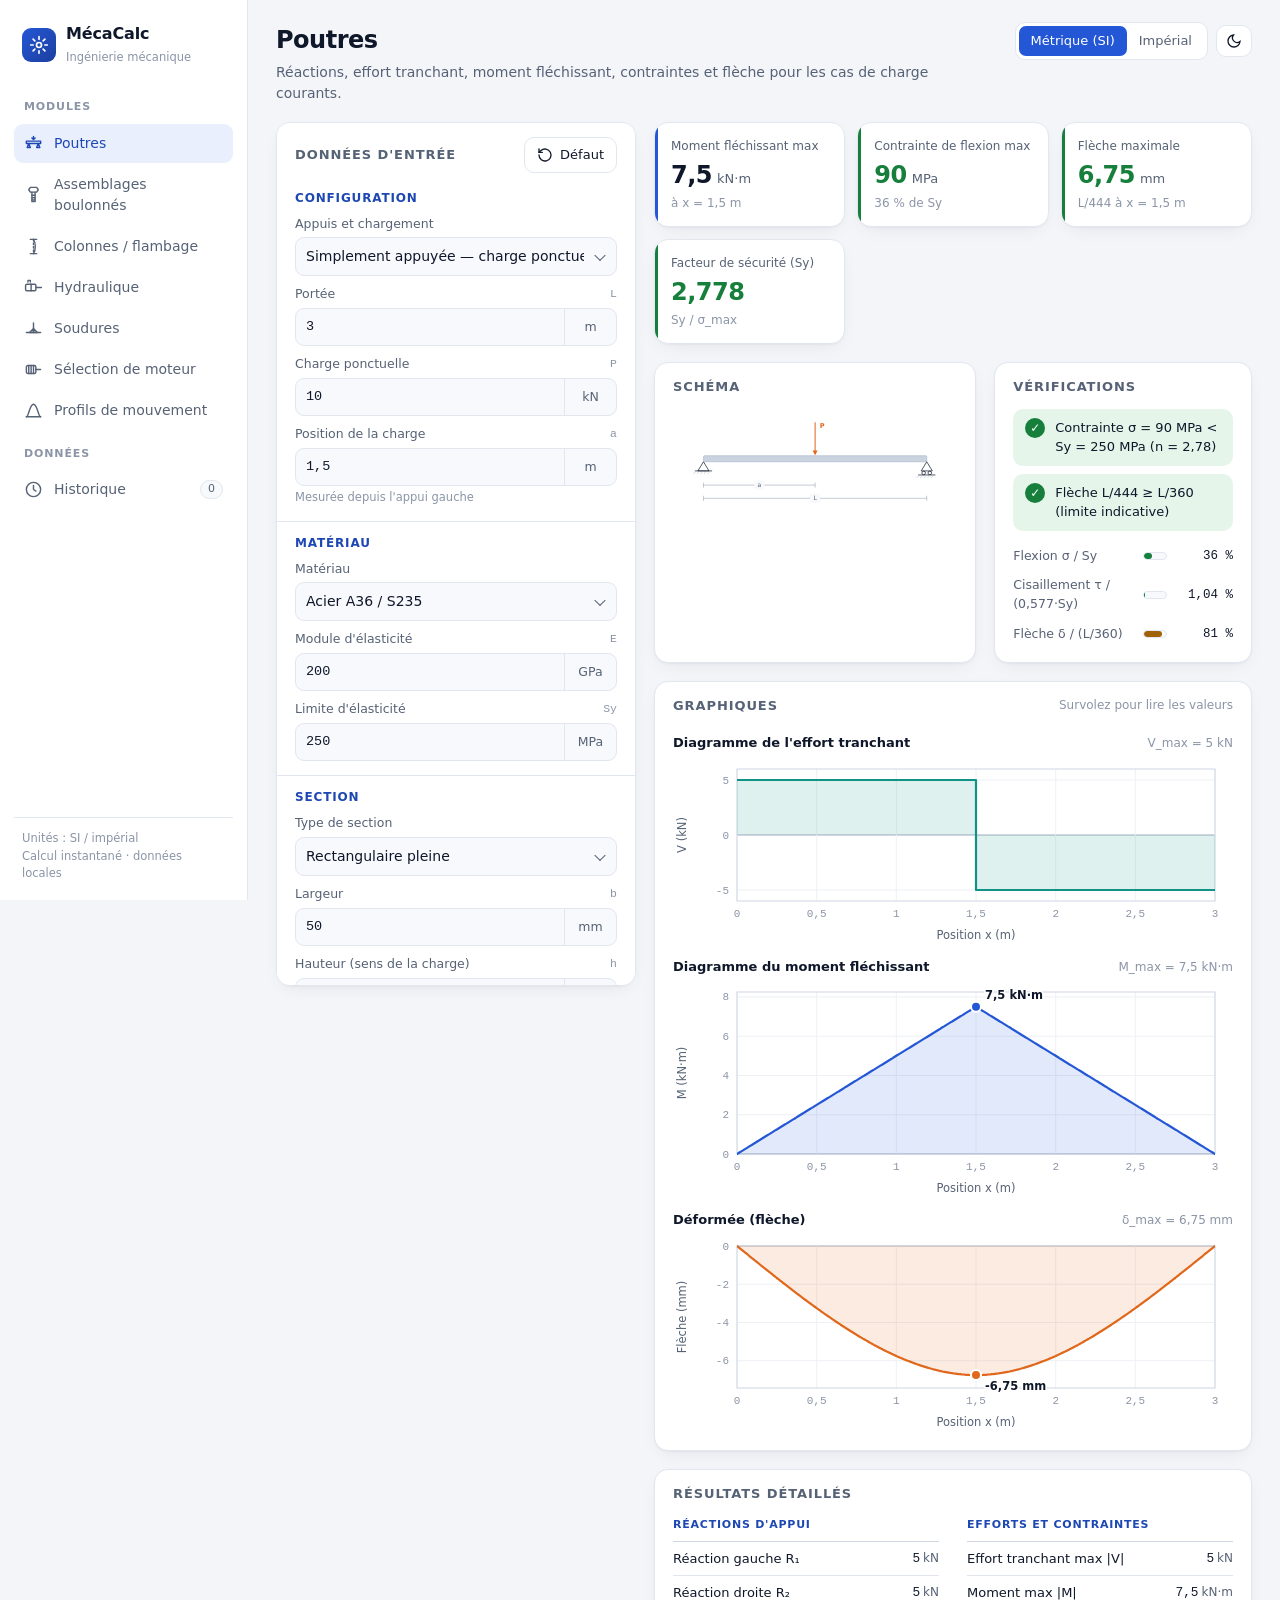
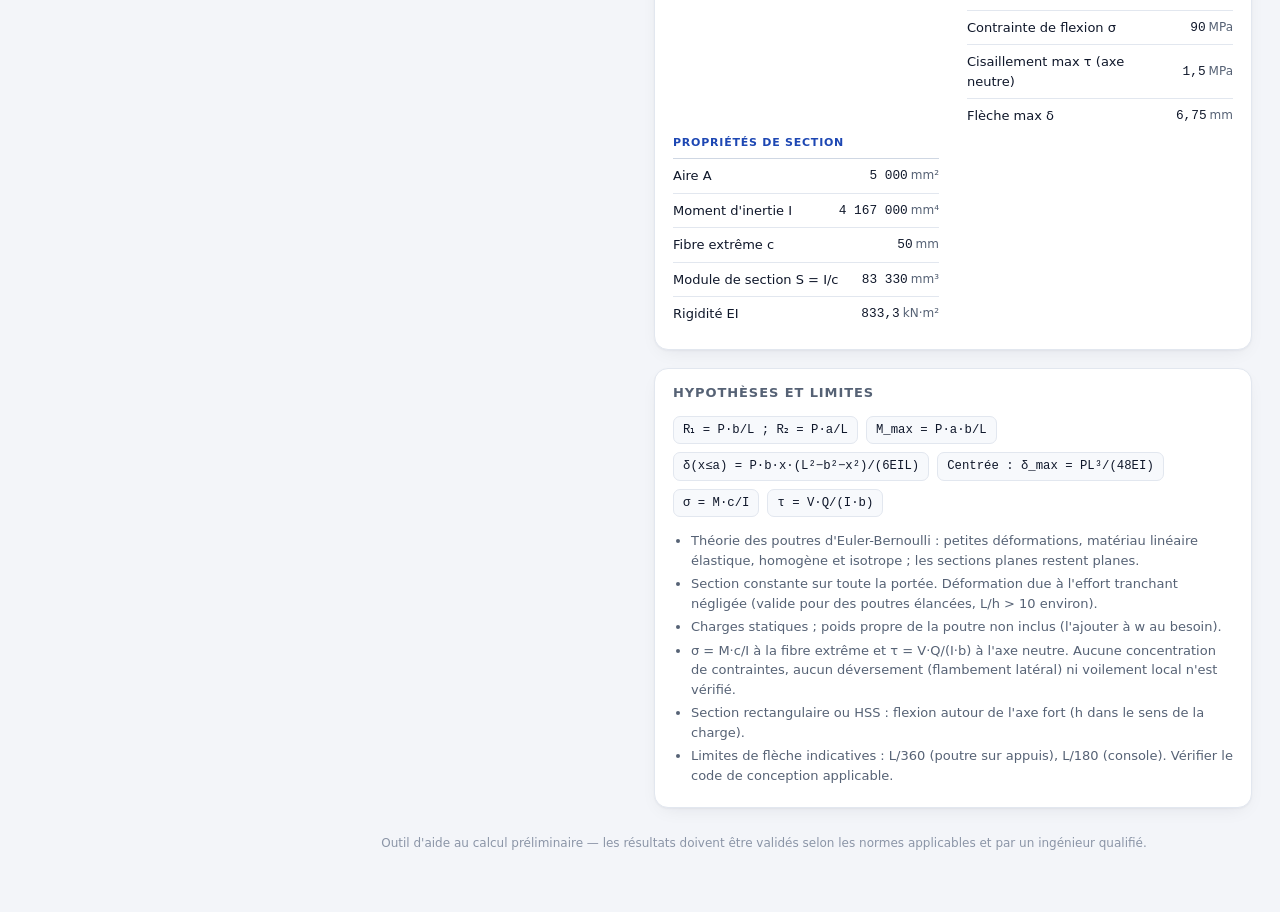
<file: calculateur-mecanique/index.html>
<!doctype html>
<html lang="fr">
<head>
<meta charset="utf-8">
<meta name="viewport" content="width=device-width,initial-scale=1">
<title>MécaCalc — Calculateur d'ingénierie mécanique</title>
<meta name="description" content="Calculateurs d'ingénierie mécanique : poutres, assemblages boulonnés, flambage, hydraulique, soudures et sélection de moteurs.">
<style>
:root{
  --bg:#f3f5f9; --panel:#ffffff; --panel2:#f7f9fc; --border:#e2e7ef; --border2:#cfd7e3;
  --text:#0f172a; --muted:#566275; --faint:#8b95a7;
  --accent:#2457d6; --accent-soft:#e9effd; --accent-text:#1d47b3;
  --c1:#2457d6; --c2:#e0671b; --c3:#0e9384; --c4:#8b5cf6;
  --ok:#157f3b; --ok-soft:#e5f5ea; --warn:#a16207; --warn-soft:#fdf4dc; --bad:#c62828; --bad-soft:#fdeaea;
  --grid:#edf0f5; --axis:#a3adbd; --steel:#c9d2df; --steel2:#aab5c6; --weld:#e0671b;
  --shadow:0 1px 2px rgba(15,23,42,.04),0 6px 20px -8px rgba(15,23,42,.10);
  --radius:14px;
  --mono:ui-monospace,SFMono-Regular,Menlo,Consolas,monospace;
  color-scheme:light;
}
@media (prefers-color-scheme:dark){
  :root:not([data-theme="light"]){
    --bg:#0c1118; --panel:#131a24; --panel2:#18212d; --border:#233041; --border2:#2f3e52;
    --text:#e6ebf2; --muted:#9aa7b8; --faint:#6d7a8c;
    --accent:#6f9bff; --accent-soft:#1b2a45; --accent-text:#9dbbff;
    --c1:#6f9bff; --c2:#ff9950; --c3:#34c6b2; --c4:#b69bff;
    --ok:#4ccf7c; --ok-soft:#12291c; --warn:#f2bf4a; --warn-soft:#2c2412; --bad:#ff6b6b; --bad-soft:#2f1618;
    --grid:#1e2835; --axis:#4a5a70; --steel:#3b4a5e; --steel2:#56677e; --weld:#ff9950;
    --shadow:0 1px 2px rgba(0,0,0,.3),0 8px 24px -10px rgba(0,0,0,.5);
    color-scheme:dark;
  }
}
:root[data-theme="dark"]{
  --bg:#0c1118; --panel:#131a24; --panel2:#18212d; --border:#233041; --border2:#2f3e52;
  --text:#e6ebf2; --muted:#9aa7b8; --faint:#6d7a8c;
  --accent:#6f9bff; --accent-soft:#1b2a45; --accent-text:#9dbbff;
  --c1:#6f9bff; --c2:#ff9950; --c3:#34c6b2; --c4:#b69bff;
  --ok:#4ccf7c; --ok-soft:#12291c; --warn:#f2bf4a; --warn-soft:#2c2412; --bad:#ff6b6b; --bad-soft:#2f1618;
  --grid:#1e2835; --axis:#4a5a70; --steel:#3b4a5e; --steel2:#56677e; --weld:#ff9950;
  --shadow:0 1px 2px rgba(0,0,0,.3),0 8px 24px -10px rgba(0,0,0,.5);
  color-scheme:dark;
}
*{box-sizing:border-box}
html,body{margin:0}
body{background:var(--bg);color:var(--text);font:14px/1.5 Inter,system-ui,-apple-system,"Segoe UI",Roboto,sans-serif;-webkit-font-smoothing:antialiased}
button,select,input{font:inherit;color:inherit}
sup{font-size:.7em;line-height:0}

/* ---------- Layout ---------- */
.app{display:grid;grid-template-columns:248px 1fr;min-height:100vh}
.side{position:sticky;top:0;height:100vh;display:flex;flex-direction:column;background:var(--panel);border-right:1px solid var(--border);padding:18px 14px}
.brand{display:flex;align-items:center;gap:10px;padding:4px 8px 18px}
.brand-logo{width:34px;height:34px;border-radius:9px;background:linear-gradient(135deg,var(--accent),#1c3f9e);display:grid;place-items:center;color:#fff;flex:none}
.brand b{display:block;font-size:16px;letter-spacing:-.01em}
.brand small{color:var(--faint);font-size:11.5px}
.nav{display:flex;flex-direction:column;gap:2px}
.nav-lbl{font-size:11px;font-weight:600;text-transform:uppercase;letter-spacing:.08em;color:var(--faint);padding:14px 10px 6px}
.nav button{display:flex;align-items:center;gap:11px;width:100%;border:0;background:none;padding:9px 10px;border-radius:9px;cursor:pointer;color:var(--muted);font-weight:500;text-align:left}
.nav button:hover{background:var(--panel2);color:var(--text)}
.nav button.on{background:var(--accent-soft);color:var(--accent-text)}
.nav button svg{flex:none;width:19px;height:19px}
.nav .badge{margin-left:auto;font-size:11px;background:var(--panel2);border:1px solid var(--border);border-radius:99px;padding:0 7px;color:var(--muted)}
.side-foot{margin-top:auto;padding:12px 8px 0;border-top:1px solid var(--border);font-size:11.5px;color:var(--faint)}

main{min-width:0;padding:22px 28px 40px}
.top{display:flex;align-items:flex-start;justify-content:space-between;gap:16px;margin-bottom:18px}
.top h1{margin:0;font-size:24px;letter-spacing:-.02em;font-weight:700}
.top p{margin:4px 0 0;color:var(--muted);max-width:720px}
.top-actions{display:flex;gap:8px;align-items:center;flex-wrap:wrap;justify-content:flex-end}
.seg{display:inline-flex;background:var(--panel);border:1px solid var(--border);border-radius:10px;padding:3px}
.seg button{border:0;background:none;padding:5px 12px;border-radius:7px;cursor:pointer;color:var(--muted);font-weight:500;font-size:13px}
.seg button.on{background:var(--accent);color:#fff}
.btn{display:inline-flex;align-items:center;gap:7px;border:1px solid var(--border);background:var(--panel);padding:7px 12px;border-radius:10px;cursor:pointer;font-weight:500;font-size:13px;white-space:nowrap}
.btn:hover{border-color:var(--border2);background:var(--panel2)}
.btn.primary{background:var(--accent);border-color:var(--accent);color:#fff}
.btn.primary:hover{filter:brightness(1.07)}
.btn.icon{padding:7px 9px}
.btn svg{width:16px;height:16px}

.layout{display:grid;grid-template-columns:minmax(300px,360px) minmax(0,1fr);gap:18px;align-items:start}
.app>*,.layout>*,.stack>*{min-width:0}
.col-in{position:sticky;top:18px}
.card{background:var(--panel);border:1px solid var(--border);border-radius:var(--radius);box-shadow:var(--shadow)}
.card-h{display:flex;align-items:center;justify-content:space-between;gap:10px;padding:14px 18px 0}
.card-h h3{margin:0;font-size:13px;text-transform:uppercase;letter-spacing:.07em;color:var(--muted);font-weight:600}
.card-b{padding:12px 18px 18px}
.stack{display:flex;flex-direction:column;gap:18px}

/* ---------- Inputs ---------- */
.inputs{max-height:calc(100vh - 36px);overflow:auto}
fieldset.grp{border:0;margin:0;padding:12px 18px 14px;border-top:1px solid var(--border)}
fieldset.grp:first-child{border-top:0}
fieldset.grp legend{float:left;width:100%;padding:0;margin:0 0 8px;font-size:12px;font-weight:600;color:var(--accent-text);text-transform:uppercase;letter-spacing:.07em}
fieldset.grp legend+*{clear:both}
.fld{display:block;margin-top:9px}
.fld .lbl{display:flex;justify-content:space-between;gap:8px;font-size:12.5px;color:var(--muted);margin-bottom:4px;font-weight:500}
.fld .sym{font-family:var(--mono);font-size:11.5px;color:var(--faint)}
.inp{display:flex;align-items:stretch;border:1px solid var(--border);border-radius:9px;background:var(--panel2);transition:border-color .12s,box-shadow .12s}
.inp:focus-within{border-color:var(--accent);box-shadow:0 0 0 3px var(--accent-soft);background:var(--panel)}
.inp.bad{border-color:var(--bad);box-shadow:0 0 0 3px var(--bad-soft)}
.inp input{flex:1;min-width:0;border:0;background:none;outline:0;padding:8px 10px;font-family:var(--mono);font-size:13.5px}
.inp .u{display:flex;align-items:center;padding:0 10px;color:var(--muted);font-size:12.5px;border-left:1px solid var(--border);white-space:nowrap;min-width:52px;justify-content:center}
.selw{position:relative}
.selw select{width:100%;appearance:none;border:1px solid var(--border);border-radius:9px;background:var(--panel2);padding:8px 32px 8px 10px;cursor:pointer;outline:0}
.selw select:focus{border-color:var(--accent);box-shadow:0 0 0 3px var(--accent-soft)}
.selw::after{content:"";position:absolute;right:13px;top:50%;width:7px;height:7px;border-right:1.6px solid var(--muted);border-bottom:1.6px solid var(--muted);transform:translateY(-70%) rotate(45deg);pointer-events:none}
.hint{display:block;font-size:11.5px;color:var(--faint);margin-top:3px}
.row2{display:grid;grid-template-columns:1fr 1fr;gap:0 10px}

/* ---------- Results ---------- */
.kpis{display:grid;grid-template-columns:repeat(auto-fit,minmax(170px,1fr));gap:12px}
.kpi{background:var(--panel);border:1px solid var(--border);border-radius:var(--radius);padding:14px 16px;box-shadow:var(--shadow);position:relative;overflow:hidden}
.kpi::before{content:"";position:absolute;left:0;top:0;bottom:0;width:3px;background:var(--accent)}
.kpi.ok::before{background:var(--ok)} .kpi.warn::before{background:var(--warn)} .kpi.bad::before{background:var(--bad)}
.kpi .kl{font-size:12px;color:var(--muted);font-weight:500}
.kpi .kv{font-size:24px;font-weight:700;letter-spacing:-.02em;margin-top:2px;font-variant-numeric:tabular-nums;white-space:nowrap}
.kpi .kv.txt{white-space:normal;font-size:20px;line-height:1.25;margin-block:4px}
.kpi .kv .ku{font-size:13px;font-weight:500;color:var(--muted);margin-left:5px;letter-spacing:0}
.kpi .ks{font-size:12px;color:var(--faint);margin-top:1px}
.kpi.ok .kv{color:var(--ok)} .kpi.warn .kv{color:var(--warn)} .kpi.bad .kv{color:var(--bad)}

.checks{display:flex;flex-direction:column;gap:8px}
.chk{display:flex;gap:10px;align-items:flex-start;padding:9px 12px;border-radius:10px;font-size:13px}
.chk .dot{flex:none;width:20px;height:20px;border-radius:50%;display:grid;place-items:center;color:#fff;font-size:12px;font-weight:700;margin-top:0}
.chk.ok{background:var(--ok-soft)} .chk.ok .dot{background:var(--ok)}
.chk.warn{background:var(--warn-soft)} .chk.warn .dot{background:var(--warn)}
.chk.bad{background:var(--bad-soft)} .chk.bad .dot{background:var(--bad)}
.chk.info{background:var(--accent-soft)} .chk.info .dot{background:var(--accent)}
.chk b{font-weight:600}

.util{display:flex;flex-direction:column;gap:11px;margin-top:4px}
.ut-row{display:grid;grid-template-columns:minmax(120px,1fr) 2fr 56px;gap:10px;align-items:center;font-size:12.5px}
.ut-row .ul{color:var(--muted)}
.ut-bar{height:8px;background:var(--panel2);border:1px solid var(--border);border-radius:99px;overflow:hidden;position:relative}
.ut-bar i{position:absolute;left:0;top:0;bottom:0;border-radius:99px;background:var(--ok)}
.ut-bar i.warn{background:var(--warn)} .ut-bar i.bad{background:var(--bad)}
.ut-row .uv{text-align:right;font-family:var(--mono);font-weight:500}

.grid2{display:grid;grid-template-columns:minmax(0,1.25fr) minmax(0,1fr);gap:18px}
.schem svg{width:100%;height:auto;display:block}
.sk-steel{fill:var(--steel);stroke:var(--steel2);stroke-width:1.2}
.sk-line{stroke:var(--text);stroke-width:1.4;fill:none}
.sk-thin{stroke:var(--muted);stroke-width:1;fill:none}
.sk-dim{stroke:var(--faint);stroke-width:1;fill:none}
.sk-load{stroke:var(--c2);stroke-width:2;fill:none}
.sk-loadf{fill:var(--c2)}
.sk-acc{stroke:var(--c1);stroke-width:2;fill:none}
.sk-weld{fill:var(--weld);fill-opacity:.85;stroke:var(--weld)}
.sk-txt{fill:var(--text);font-size:13px;font-family:Inter,system-ui,sans-serif}
.sk-txt.m{fill:var(--muted);font-size:12px}
.sk-txt.l{fill:var(--c2);font-weight:600}
.sk-bg{fill:var(--panel2)}
.sk-hatch{stroke:var(--steel2);stroke-width:1}
.sk-oil{fill:var(--c1);fill-opacity:.14}

table.dt{width:100%;border-collapse:collapse;font-size:13px}
table.dt td{padding:7px 0;border-bottom:1px solid var(--border)}
table.dt tr:last-child td{border-bottom:0}
table.dt td:last-child{text-align:right;font-family:var(--mono);font-size:12.8px;white-space:nowrap}
table.dt td .u{color:var(--muted);font-family:Inter,system-ui,sans-serif;font-size:12px;margin-left:3px}
table.cand{width:100%;border-collapse:collapse;font-size:12.8px;font-variant-numeric:tabular-nums;white-space:nowrap}
table.cand th{text-align:right;font-size:11px;text-transform:uppercase;letter-spacing:.06em;color:var(--muted);font-weight:600;padding:6px 8px;border-bottom:1px solid var(--border2)}
table.cand td{text-align:right;padding:7px 8px;border-bottom:1px solid var(--border);font-family:var(--mono);font-size:12.3px}
table.cand th:first-child,table.cand td:first-child{text-align:left;font-family:Inter,system-ui,sans-serif;font-size:13px}
table.cand tbody tr{cursor:pointer}
table.cand tbody tr:hover{background:var(--panel2)}
table.cand tbody tr:focus-visible{outline:2px solid var(--accent);outline-offset:-2px}
table.cand tr.sel{background:var(--accent-soft)!important}
table.cand tr.sel td:first-child{font-weight:600;color:var(--accent-text)}
table.cand td.ok{color:var(--ok)} table.cand td.warn{color:var(--warn)} table.cand td.bad{color:var(--bad)}
.pill{display:inline-block;padding:1px 8px;border-radius:99px;font-size:11px;font-weight:600;font-family:Inter,system-ui,sans-serif}
.pill.ok{background:var(--ok-soft);color:var(--ok)} .pill.bad{background:var(--bad-soft);color:var(--bad)}
.scroll-x{overflow-x:auto}
table.dt td small{display:block;color:var(--faint);font-size:11.5px;font-family:Inter,system-ui,sans-serif}
table.dt .th td{padding-top:14px;font-size:11px;text-transform:uppercase;letter-spacing:.07em;color:var(--accent-text);font-weight:600;border-bottom:1px solid var(--border2)}
table.dt .th:first-child td{padding-top:2px}
.tables{display:grid;grid-template-columns:repeat(auto-fit,minmax(260px,1fr));gap:0 28px;align-items:start}
table.dt .th td{text-align:left;font-family:Inter,system-ui,sans-serif}

.charts{display:grid;grid-template-columns:1fr;gap:6px}
.chart-t{font-size:13px;font-weight:600;margin:6px 0 2px;display:flex;justify-content:space-between;gap:10px;align-items:baseline;flex-wrap:wrap}
.chart-t span{font-weight:400;color:var(--faint);font-size:12px}
.chart{position:relative;width:100%}
.chart svg{display:block;overflow:visible;max-width:100%;height:auto}
.chart .grid{stroke:var(--grid);stroke-width:1}
.chart .zero{stroke:var(--axis);stroke-width:1}
.chart .frame{stroke:var(--border2);fill:none}
.chart .tk{fill:var(--faint);font-size:11px;font-family:var(--mono)}
.chart .al{fill:var(--muted);font-size:11.5px}
.chart .ln{fill:none;stroke-width:2.2;stroke-linejoin:round;stroke-linecap:round}
.chart .ar{stroke:none;opacity:.13}
.chart .hl{stroke-width:1.3;stroke-dasharray:5 4;fill:none}
.chart .hlt{font-size:11px;font-weight:500}
.chart .mk{stroke:var(--panel);stroke-width:2}
.chart .mkt{font-size:11.5px;font-weight:600;fill:var(--text);paint-order:stroke;stroke:var(--panel);stroke-width:3px}
.chart .hov-x{stroke:var(--axis);stroke-width:1;stroke-dasharray:3 3;display:none}
.chart .hov-dot{stroke:var(--panel);stroke-width:2;display:none}
.chart .tip{position:absolute;pointer-events:none;background:var(--panel);border:1px solid var(--border2);box-shadow:var(--shadow);border-radius:9px;padding:7px 10px;font-size:12px;display:none;white-space:nowrap;z-index:5}
.chart .tip b{font-family:var(--mono);font-weight:500}
.chart .tip .sw{display:inline-block;width:9px;height:9px;border-radius:2px;margin-right:6px;vertical-align:-1px}
.legend{display:flex;gap:14px;flex-wrap:wrap;font-size:12px;color:var(--muted);margin:2px 0 0}
.legend i{display:inline-block;width:14px;height:3px;border-radius:2px;margin-right:6px;vertical-align:3px}
.legend i.d{background:none!important;border-top:2px dashed;height:0}

.notes{margin:0;padding-left:18px;color:var(--muted);font-size:13px}
.notes li{margin:4px 0}
.formulas{display:flex;flex-wrap:wrap;gap:8px;margin:2px 0 14px}
.formulas code{font-family:var(--mono);font-size:12.3px;background:var(--panel2);border:1px solid var(--border);padding:4px 9px;border-radius:7px}
.err{padding:14px 18px;border-radius:var(--radius);background:var(--bad-soft);color:var(--bad);border:1px solid var(--bad);font-weight:500}
.err ul{margin:4px 0 0;padding-left:18px;font-weight:400}

/* ---------- History ---------- */
.hist-tools{display:flex;gap:8px;flex-wrap:wrap;align-items:center;margin-bottom:14px}
.hist-tools .selw{min-width:200px}
.hist{display:flex;flex-direction:column;gap:10px}
.he{display:grid;grid-template-columns:auto 1fr auto;gap:14px;align-items:center;padding:14px 16px}
.he .tag{font-size:11.5px;font-weight:600;padding:4px 9px;border-radius:99px;background:var(--accent-soft);color:var(--accent-text);white-space:nowrap}
.he .when{font-size:12px;color:var(--faint)}
.he .sum{display:flex;flex-wrap:wrap;gap:4px 16px;font-size:12.8px;margin-top:3px}
.he .sum span{color:var(--muted)}
.he .sum b{font-family:var(--mono);font-weight:500;color:var(--text)}
.he .acts{display:flex;gap:6px}
.empty{text-align:center;padding:48px 20px;color:var(--muted)}
.empty svg{width:40px;height:40px;color:var(--faint);margin-bottom:8px}

.toast{position:fixed;bottom:22px;left:50%;transform:translate(-50%,20px);background:var(--text);color:var(--bg);padding:10px 16px;border-radius:10px;font-weight:500;opacity:0;transition:.2s;pointer-events:none;z-index:50;max-width:calc(100vw - 32px)}
.toast.on{opacity:1;transform:translate(-50%,0)}
.foot{margin-top:26px;font-size:12px;color:var(--faint);text-align:center}

/* ---------- Responsive ---------- */
@media (max-width:1180px){ .grid2{grid-template-columns:1fr} }
@media (max-width:980px){
  .layout{grid-template-columns:1fr}
  .col-in{position:static}
  .inputs{max-height:none}
}
@media (max-width:780px){
  .app{grid-template-columns:1fr}
  .side{position:sticky;top:0;height:auto;z-index:20;flex-direction:row;align-items:center;padding:8px 12px;gap:8px;border-right:0;border-bottom:1px solid var(--border);overflow-x:auto}
  .brand{padding:0 6px 0 0}
  .brand div{display:none}
  .nav{flex-direction:row}
  .nav-lbl,.side-foot{display:none}
  .nav button{padding:7px 10px;white-space:nowrap}
  main{padding:16px 16px 32px}
  .top{flex-direction:column}
  .top-actions{justify-content:flex-start}
  .top h1{font-size:20px}
  .kpi .kv{font-size:20px}
  .he{grid-template-columns:1fr}
  .ut-row{grid-template-columns:1fr 1.4fr 50px}
}
@media print{
  .side,.top-actions,.col-in .card-h .btn{display:none}
  .app{grid-template-columns:1fr} .layout{grid-template-columns:1fr} .col-in{position:static}
  .inputs{max-height:none}
  body{background:#fff}
}
</style>
</head>
<body>
<div class="app">
  <aside class="side">
    <div class="brand">
      <div class="brand-logo"><svg width="20" height="20" viewBox="0 0 24 24" fill="none" stroke="currentColor" stroke-width="2" stroke-linecap="round" stroke-linejoin="round"><circle cx="12" cy="12" r="3"/><path d="M12 2v3M12 19v3M4.9 4.9l2.1 2.1M17 17l2.1 2.1M2 12h3M19 12h3M4.9 19.1 7 17M17 7l2.1-2.1"/></svg></div>
      <div><b>MécaCalc</b><small>Ingénierie mécanique</small></div>
    </div>
    <nav class="nav" id="nav"></nav>
    <div class="side-foot">Unités : SI / impérial<br>Calcul instantané · données locales</div>
  </aside>
  <main>
    <header class="top">
      <div><h1 id="title"></h1><p id="desc"></p></div>
      <div class="top-actions">
        <div class="seg" id="units" role="group" aria-label="Système d'unités">
          <button data-u="si">Métrique (SI)</button><button data-u="imp">Impérial</button>
        </div>
        <button class="btn icon" id="theme" title="Changer de thème" aria-label="Changer de thème"><svg viewBox="0 0 24 24" fill="none" stroke="currentColor" stroke-width="2" stroke-linecap="round"><path d="M21 12.8A9 9 0 1 1 11.2 3a7 7 0 0 0 9.8 9.8z"/></svg></button>
      </div>
    </header>
    <section id="view"></section>
    <div class="foot">Outil d'aide au calcul préliminaire — les résultats doivent être validés selon les normes applicables et par un ingénieur qualifié.</div>
  </main>
</div>
<div class="toast" id="toast"></div>

<script>
'use strict';
/* =========================================================================
   Utilitaires
   ========================================================================= */
const $ = (s, r = document) => r.querySelector(s);
const store = {
  get(k, d) { try { const v = localStorage.getItem(k); return v == null ? d : JSON.parse(v); } catch (e) { return d; } },
  set(k, v) { try { localStorage.setItem(k, JSON.stringify(v)); } catch (e) { /* stockage indisponible */ } }
};
const esc = s => String(s).replace(/[&<>"]/g, c => ({ '&': '&amp;', '<': '&lt;', '>': '&gt;', '"': '&quot;' }[c]));

/* Quantités : [libellé, facteur vers SI] */
const PI = Math.PI;
const Q = {
  len:     { si: ['m', 1],          imp: ['ft', 0.3048] },
  dim:     { si: ['mm', 1e-3],      imp: ['in', 0.0254] },
  force:   { si: ['kN', 1e3],       imp: ['lbf', 4.4482216] },
  dload:   { si: ['kN/m', 1e3],     imp: ['lbf/ft', 14.593903] },
  mod:     { si: ['GPa', 1e9],      imp: ['ksi', 6894757.3] },
  stress:  { si: ['MPa', 1e6],      imp: ['ksi', 6894757.3] },
  inertia: { si: ['mm⁴', 1e-12],    imp: ['in⁴', 4.1623143e-7] },
  area:    { si: ['mm²', 1e-6],     imp: ['in²', 6.4516e-4] },
  secmod:  { si: ['mm³', 1e-9],     imp: ['in³', 1.6387064e-5] },
  moment:  { si: ['kN·m', 1e3],     imp: ['lbf·ft', 1.3558179] },
  torque:  { si: ['N·m', 1],        imp: ['lbf·ft', 1.3558179] },
  press:   { si: ['bar', 1e5],      imp: ['psi', 6894.7573] },
  flow:    { si: ['L/min', 1/60000], imp: ['gpm', 6.3090196e-5] },
  speed:   { si: ['mm/s', 1e-3],    imp: ['in/s', 0.0254] },
  power:   { si: ['kW', 1e3],       imp: ['hp', 745.69987] },
  vol:     { si: ['L', 1e-3],       imp: ['gal', 3.7854118e-3] },
  stiff:   { si: ['kN/mm', 1e6],    imp: ['lbf/in', 175.12685] },
  time:    { si: ['s', 1],          imp: ['s', 1] },
  pct:     { si: ['%', 0.01],       imp: ['%', 0.01] },
  mass:    { si: ['kg', 1],         imp: ['lb', 0.45359237] },
  nforce:  { si: ['N', 1],          imp: ['lbf', 4.4482216] },
  mtorque: { si: ['N·m', 1],        imp: ['lbf·in', 0.11298483] },
  minertia:{ si: ['kg·cm²', 1e-4],  imp: ['lb·in²', 2.9263965e-4] },
  rpm:     { si: ['tr/min', 1],     imp: ['tr/min', 1] },
  deg:     { si: ['°', 1],          imp: ['°', 1] },
  hz:      { si: ['Hz', 1],         imp: ['Hz', 1] },
  lspeed:  { si: ['m/s', 1],        imp: ['ft/min', 0.00508] },
  accel:   { si: ['m/s²', 1],       imp: ['ft/s²', 0.3048] },
  ang:     { si: ['°', PI / 180],   imp: ['°', PI / 180] },
  avel:    { si: ['°/s', PI / 180], imp: ['°/s', PI / 180] },
  aacc:    { si: ['°/s²', PI / 180], imp: ['°/s²', PI / 180] },
  ajerk:   { si: ['°/s³', PI / 180], imp: ['°/s³', PI / 180] },
  jerk:    { si: ['m/s³', 1],       imp: ['ft/s³', 0.3048] },
  binertia:{ si: ['kg·m²', 1],      imp: ['lb·ft²', 0.04214011] },
  none:    { si: ['', 1],           imp: ['', 1] }
};
let SYS = store.get('mc.units', 'si') === 'imp' ? 'imp' : 'si';
const unit = q => Q[q || 'none'][SYS][0];
const conv = (v, q) => v / Q[q || 'none'][SYS][1];

const nfCache = {};
const nf = sig => nfCache[sig] || (nfCache[sig] = new Intl.NumberFormat('fr-CA', { maximumSignificantDigits: sig }));
function fmtNum(v, sig = 4) {
  if (v == null || !isFinite(v)) return '—';
  const a = Math.abs(v);
  if (a !== 0 && (a < 1e-3 || a >= 1e9)) {
    const e = Math.floor(Math.log10(a));
    return nf(sig).format(v / Math.pow(10, e)) + ' × 10<sup>' + e + '</sup>';
  }
  return nf(sig).format(v);
}
const valHTML = (v, q) => typeof v === 'string' ? v : `${fmtNum(conv(v, q))}${unit(q) ? `<span class="u">${unit(q)}</span>` : ''}`;
const valTxt = (v, q) => typeof v === 'string' ? v : `${fmtNum(conv(v, q)).replace(/<\/?sup>/g, '').replace(' × 10', 'e')} ${unit(q)}`.trim();
function dispVal(v, q) {
  if (v == null || !isFinite(v)) return '';
  return String(parseFloat(conv(v, q).toPrecision(6))).replace('.', ',');
}
const tone = (ratio) => ratio < 0.8 ? 'ok' : ratio <= 1 ? 'warn' : 'bad';     // utilisation
const sfTone = (sf, target = 1.5) => sf >= target ? 'ok' : sf >= 1 ? 'warn' : 'bad'; // facteur de sécurité
function toast(msg) {
  const t = $('#toast'); t.textContent = msg; t.classList.add('on');
  clearTimeout(toast._t); toast._t = setTimeout(() => t.classList.remove('on'), 2200);
}
function bisect(f, lo, hi, it = 80) { // f croissante ou décroissante, racine de f = 0
  let flo = f(lo);
  for (let i = 0; i < it; i++) { const mid = Math.sqrt(lo * hi); const fm = f(mid); if ((fm > 0) === (flo > 0)) { lo = mid; flo = fm; } else hi = mid; }
  return Math.sqrt(lo * hi);
}

/* =========================================================================
   Graphiques SVG (sans dépendance)
   ========================================================================= */
let clipId = 0;
function niceStep(r, n) {
  if (!(r > 0)) return 1;
  const raw = r / n, mag = Math.pow(10, Math.floor(Math.log10(raw))), f = raw / mag;
  return (f < 1.5 ? 1 : f < 3 ? 2 : f < 7 ? 5 : 10) * mag;
}
function tickFmt(v, step) {
  const dec = Math.max(0, Math.min(8, -Math.floor(Math.log10(step) + 1e-9)));
  if (Math.abs(v) < step * 1e-6) v = 0;
  return new Intl.NumberFormat('fr-CA', { maximumFractionDigits: dec }).format(v);
}
function chart(host, o) {
  host._o = o; drawChart(host);
  if (!host._ro && window.ResizeObserver) {
    let w = host.clientWidth;
    host._ro = new ResizeObserver(() => { if (Math.abs(host.clientWidth - w) > 2) { w = host.clientWidth; drawChart(host); } });
    host._ro.observe(host);
  }
}
function drawChart(host) {
  const o = host._o; if (!o) return;
  const W = Math.max(280, Math.floor(host.clientWidth || 600)), H = o.height || 230;
  const m = { l: 64, r: 18, t: 14, b: 44 }, pw = W - m.l - m.r, ph = H - m.t - m.b;
  let x0 = Infinity, x1 = -Infinity, y0 = Infinity, y1 = -Infinity;
  const acc = (x, y) => {
    if (isFinite(x)) { x0 = Math.min(x0, x); x1 = Math.max(x1, x); }
    if (isFinite(y)) { y0 = Math.min(y0, y); y1 = Math.max(y1, y); }
  };
  o.series.forEach(s => s.x.forEach((x, i) => { if (isFinite(s.y[i])) acc(x, s.y[i]); }));
  (o.markers || []).forEach(p => acc(p.x, p.y));
  (o.hlines || []).forEach(h => acc(NaN, h.y));
  if (o.yZero) { y0 = Math.min(y0, 0); y1 = Math.max(y1, 0); }
  if (o.xMin != null) x0 = o.xMin; if (o.xMax != null) x1 = o.xMax;
  if (o.yMin != null) y0 = o.yMin; if (o.yMax != null) y1 = o.yMax;
  if (!isFinite(x0)) { x0 = 0; x1 = 1; }
  if (!isFinite(y0)) { y0 = 0; y1 = 1; }
  if (x1 - x0 <= 0) x1 = x0 + 1;
  if (y1 - y0 <= Math.abs(y1) * 1e-9 + 1e-300) { const d = Math.abs(y1) || 1; y0 -= d * .5; y1 += d * .5; }
  const yr = y1 - y0;
  if (o.yMax == null && y1 !== 0) y1 += yr * .1;
  if (o.yMin == null && y0 !== 0) y0 -= yr * .1;
  const X = x => m.l + (x - x0) / (x1 - x0) * pw, Y = y => m.t + (y1 - y) / (y1 - y0) * ph;
  const cid = 'cp' + (++clipId);
  let g = `<svg width="${W}" height="${H}" viewBox="0 0 ${W} ${H}" role="img" aria-label="${esc(o.title || 'Graphique')}"><defs><clipPath id="${cid}"><rect x="${m.l}" y="${m.t - 2}" width="${pw}" height="${ph + 4}"/></clipPath></defs>`;
  const ys = niceStep(y1 - y0, Math.max(4, Math.round(ph / 36)));
  for (let v = Math.ceil(y0 / ys) * ys; v <= y1 + ys * 1e-9; v += ys) {
    const yy = Y(v).toFixed(1);
    g += `<line class="${Math.abs(v) < ys * 1e-6 ? 'zero' : 'grid'}" x1="${m.l}" x2="${m.l + pw}" y1="${yy}" y2="${yy}"/><text class="tk" x="${m.l - 8}" y="${yy}" dy="3.5" text-anchor="end">${tickFmt(v, ys)}</text>`;
  }
  const xs = niceStep(x1 - x0, Math.max(3, Math.round(pw / 90)));
  for (let v = Math.ceil(x0 / xs) * xs; v <= x1 + xs * 1e-9; v += xs) {
    const xx = X(v).toFixed(1);
    g += `<line class="grid" x1="${xx}" x2="${xx}" y1="${m.t}" y2="${m.t + ph}"/><text class="tk" x="${xx}" y="${m.t + ph + 16}" text-anchor="middle">${tickFmt(v, xs)}</text>`;
  }
  g += `<rect class="frame" x="${m.l}" y="${m.t}" width="${pw}" height="${ph}"/>`;
  g += `<text class="al" x="${m.l + pw / 2}" y="${H - 6}" text-anchor="middle">${esc(o.xLabel || '')}</text>`;
  g += `<text class="al" transform="translate(13 ${m.t + ph / 2}) rotate(-90)" text-anchor="middle">${esc(o.yLabel || '')}</text>`;
  g += `<g clip-path="url(#${cid})">`;
  const yb = Math.min(Math.max(Y(0), m.t), m.t + ph);
  o.series.forEach(s => {
    let d = '', pen = false, segs = [], cur = [];
    s.x.forEach((x, i) => {
      const y = s.y[i];
      if (!isFinite(y) || !isFinite(x)) { pen = false; if (cur.length) { segs.push(cur); cur = []; } return; }
      const px = X(x).toFixed(1), py = Y(y).toFixed(1);
      d += (pen ? 'L' : 'M') + px + ' ' + py; pen = true; cur.push([px, py]);
    });
    if (cur.length) segs.push(cur);
    if (s.area) segs.forEach(sg => { g += `<path class="ar" style="fill:${s.color}" d="M${sg[0][0]} ${yb}L${sg.map(p => p.join(' ')).join('L')}L${sg[sg.length - 1][0]} ${yb}Z"/>`; });
    g += `<path class="ln" style="stroke:${s.color}${s.dash ? ';stroke-dasharray:6 5;stroke-width:1.7' : ''}" d="${d}"/>`;
  });
  (o.hlines || []).forEach(h => {
    const yy = Y(h.y).toFixed(1);
    g += `<line class="hl" style="stroke:${h.color}" x1="${m.l}" x2="${m.l + pw}" y1="${yy}" y2="${yy}"/><text class="hlt" style="fill:${h.color}" x="${m.l + pw - 6}" y="${yy}" dy="-5" text-anchor="end">${esc(h.label || '')}</text>`;
  });
  (o.vlines || []).forEach(h => {
    const xx = X(h.x).toFixed(1);
    g += `<line class="hl" style="stroke:${h.color}" x1="${xx}" x2="${xx}" y1="${m.t}" y2="${m.t + ph}"/><text class="hlt" style="fill:${h.color}" x="${xx}" y="${m.t + 12}" dx="5">${esc(h.label || '')}</text>`;
  });
  g += `</g>`;
  (o.markers || []).forEach(p => {
    if (!isFinite(p.x) || !isFinite(p.y)) return;
    const px = X(p.x), py = Y(p.y), right = px > m.l + pw * .7;
    g += `<circle class="mk" cx="${px.toFixed(1)}" cy="${py.toFixed(1)}" r="5" style="fill:${p.color || 'var(--text)'}"/>`;
    if (p.label) g += `<text class="mkt" x="${px.toFixed(1)}" y="${py.toFixed(1)}" dx="${right ? -9 : 9}" dy="${p.below ? 15 : -8}" text-anchor="${right ? 'end' : 'start'}">${esc(p.label)}</text>`;
  });
  g += `<line class="hov-x" y1="${m.t}" y2="${m.t + ph}"/>`;
  o.series.forEach(s => { g += `<circle class="hov-dot" r="4.5" style="fill:${s.color}"/>`; });
  g += `<rect class="hov" x="${m.l}" y="${m.t}" width="${pw}" height="${ph}" fill="transparent"/></svg>`;
  let legend = '';
  if (o.series.length > 1 || (o.hlines || []).length) {
    legend = '<div class="legend">' + o.series.map(s => `<span><i class="${s.dash ? 'd' : ''}" style="background:${s.color};border-color:${s.color}"></i>${esc(s.name)}</span>`).join('') +
      (o.hlines || []).map(h => `<span><i class="d" style="border-color:${h.color}"></i>${esc(h.label)}</span>`).join('') + '</div>';
  }
  host.innerHTML = legend + g + '<div class="tip"></div>';
  const svg = host.querySelector('svg'), tip = host.querySelector('.tip'), hx = svg.querySelector('.hov-x'), dots = svg.querySelectorAll('.hov-dot');
  const ov = svg.querySelector('.hov');
  const show = xv => {
    if (xv == null) { tip.style.display = 'none'; hx.style.display = 'none'; dots.forEach(d => d.style.display = 'none'); return; }
    let rows = [], xs0 = null;
    o.series.forEach((s, k) => {
      if (s.noHover) { dots[k].style.display = 'none'; return; }
      let bi = -1, bd = Infinity;
      for (let i = 0; i < s.x.length; i++) { if (!isFinite(s.y[i])) continue; const d = Math.abs(s.x[i] - xv); if (d < bd) { bd = d; bi = i; } }
      if (bi < 0 || bd > (x1 - x0) * .05) { dots[k].style.display = 'none'; return; }
      dots[k].style.display = 'block'; dots[k].setAttribute('cx', X(s.x[bi])); dots[k].setAttribute('cy', Y(s.y[bi]));
      if (xs0 == null) xs0 = s.x[bi];
      rows.push(`<div><span class="sw" style="background:${s.color}"></span>${esc(s.name)} : <b>${fmtNum(s.y[bi])}</b> ${esc(s.unit || '')}</div>`);
    });
    if (!rows.length) { tip.style.display = 'none'; hx.style.display = 'none'; return; }
    hx.style.display = 'block'; hx.setAttribute('x1', X(xs0)); hx.setAttribute('x2', X(xs0));
    tip.innerHTML = `<div style="color:var(--faint);margin-bottom:2px">${esc(o.xName || 'x')} = <b>${fmtNum(xs0)}</b> ${esc(o.xUnit || '')}</div>` + rows.join('');
    tip.style.display = 'block';
    const sc = (svg.getBoundingClientRect().width || W) / W, px = X(xs0) * sc, tw = tip.offsetWidth, cw = W * sc;
    tip.style.left = (px + 14 + tw > cw ? Math.max(0, px - tw - 14) : px + 14) + 'px';
    const lg = host.querySelector('.legend');
    tip.style.top = ((lg ? lg.offsetHeight + 2 : 0) + m.t * sc + 4) + 'px';
  };
  host._show = show;
  const fire = xv => { if (o.sync) document.querySelectorAll('.chart').forEach(h => { if (h._o && h._o.sync === o.sync && h._show) h._show(xv); }); else show(xv); };
  ov.addEventListener('pointermove', e => {
    const r = svg.getBoundingClientRect(), px = (e.clientX - r.left) * W / (r.width || W);
    fire(x0 + (px - m.l) / pw * (x1 - x0));
  });
  ov.addEventListener('pointerleave', () => fire(null));
}
const linspace = (a, b, n) => Array.from({ length: n + 1 }, (_, i) => a + (b - a) * i / n);

/* =========================================================================
   Données communes : matériaux et sections
   ========================================================================= */
const MATS = {
  a36:   { n: 'Acier A36 / S235',            E: 200e9,  Sy: 250e6, Su: 400e6 },
  s355:  { n: 'Acier A572 Gr.50 / S355',     E: 200e9,  Sy: 345e6, Su: 450e6 },
  c1045: { n: 'Acier AISI 1045 étiré à froid', E: 205e9, Sy: 530e6, Su: 625e6 },
  ss304: { n: 'Inox 304 (recuit)',           E: 193e9,  Sy: 215e6, Su: 505e6 },
  al6061:{ n: 'Aluminium 6061-T6',           E: 68.9e9, Sy: 276e6, Su: 310e6 },
  ti64:  { n: 'Titane Ti-6Al-4V',            E: 114e9,  Sy: 880e6, Su: 950e6 },
  custom:{ n: 'Personnalisé' }
};
const matOpts = Object.entries(MATS).map(([k, m]) => [k, m.n]);
const matChange = (s, v) => { const m = MATS[v]; if (m && m.E) { s.E = m.E; s.Sy = m.Sy; if ('Su' in s) s.Su = m.Su; } };

function secFields(mode, d) {
  const isSec = (...k) => s => k.includes(s.sec);
  const f = [
    { id: 'sec', type: 'sel', label: 'Type de section', def: d.sec, opts: [['rect', 'Rectangulaire pleine'], ['circ', 'Circulaire pleine'], ['tube', 'Tube rond'], ['rhs', 'Tube rectangulaire (HSS)'], ['custom', 'Propriétés personnalisées']] },
    { id: 'b', label: 'Largeur', sym: 'b', q: 'dim', def: d.b, when: isSec('rect', 'rhs') },
    { id: 'h', label: mode === 'beam' ? 'Hauteur (sens de la charge)' : 'Hauteur', sym: 'h', q: 'dim', def: d.h, when: isSec('rect', 'rhs') },
    { id: 't', label: 'Épaisseur de paroi', sym: 't', q: 'dim', def: d.t, when: isSec('rhs') },
    { id: 'D', label: 'Diamètre extérieur', sym: 'D', q: 'dim', def: d.D, when: isSec('circ', 'tube') },
    { id: 'di', label: 'Diamètre intérieur', sym: 'd', q: 'dim', def: d.di, when: isSec('tube') },
    { id: 'Ic', label: mode === 'beam' ? 'Moment d\'inertie' : 'Moment d\'inertie minimal', sym: 'I', q: 'inertia', def: d.Ic, when: isSec('custom') }
  ];
  if (mode === 'beam') f.push({ id: 'cc', label: 'Distance à la fibre extrême', sym: 'c', q: 'dim', def: d.cc, when: isSec('custom') });
  else f.push({ id: 'Ac', label: 'Aire de la section', sym: 'A', q: 'area', def: d.Ac, when: isSec('custom') });
  return f;
}
function secProps(s) {
  const r = { A: NaN, I: NaN, Imin: NaN, c: NaN, Q: NaN, bw: NaN, err: null };
  switch (s.sec) {
    case 'rect': {
      const { b, h } = s; if (!(b > 0 && h > 0)) { r.err = 'Les dimensions b et h doivent être positives.'; break; }
      Object.assign(r, { A: b * h, I: b * h ** 3 / 12, Imin: Math.min(b * h ** 3, h * b ** 3) / 12, c: h / 2, Q: b * h * h / 8, bw: b }); break;
    }
    case 'circ': {
      const D = s.D; if (!(D > 0)) { r.err = 'Le diamètre D doit être positif.'; break; }
      const I = PI * D ** 4 / 64; Object.assign(r, { A: PI * D * D / 4, I, Imin: I, c: D / 2, Q: D ** 3 / 12, bw: D }); break;
    }
    case 'tube': {
      const { D, di } = s; if (!(D > 0 && di >= 0 && di < D)) { r.err = 'Le tube exige 0 ≤ d < D.'; break; }
      const I = PI * (D ** 4 - di ** 4) / 64; Object.assign(r, { A: PI * (D * D - di * di) / 4, I, Imin: I, c: D / 2, Q: (D ** 3 - di ** 3) / 12, bw: D - di }); break;
    }
    case 'rhs': {
      const { b, h, t } = s; if (!(b > 0 && h > 0 && t > 0 && 2 * t < Math.min(b, h))) { r.err = 'Le tube rectangulaire exige 0 < 2t < min(b, h).'; break; }
      const bi = b - 2 * t, hi = h - 2 * t, I = (b * h ** 3 - bi * hi ** 3) / 12, Iy = (h * b ** 3 - hi * bi ** 3) / 12;
      Object.assign(r, { A: b * h - bi * hi, I, Imin: Math.min(I, Iy), c: h / 2, Q: (b * h * h - bi * hi * hi) / 8, bw: 2 * t }); break;
    }
    case 'custom': {
      const I = s.Ic; if (!(I > 0)) { r.err = 'Le moment d\'inertie doit être positif.'; break; }
      r.I = r.Imin = I; r.c = s.cc; r.A = s.Ac;
      if ('cc' in s && !(s.cc > 0)) r.err = 'La distance c doit être positive.';
      if ('Ac' in s && !(s.Ac > 0)) r.err = 'L\'aire A doit être positive.';
      break;
    }
  }
  return r;
}

/* =========================================================================
   Schémas
   ========================================================================= */
function arrowDown(x, y1, y2, cls = 'sk-load') {
  return `<line class="${cls}" x1="${x}" y1="${y1}" x2="${x}" y2="${y2 - 7}"/><path class="sk-loadf" d="M${x - 5} ${y2 - 9}L${x + 5} ${y2 - 9}L${x} ${y2}Z"/>`;
}
function dimH(x1, x2, y, label) {
  return `<line class="sk-dim" x1="${x1}" y1="${y}" x2="${x2}" y2="${y}"/><line class="sk-dim" x1="${x1}" y1="${y - 5}" x2="${x1}" y2="${y + 5}"/><line class="sk-dim" x1="${x2}" y1="${y - 5}" x2="${x2}" y2="${y + 5}"/>` +
    `<rect class="sk-bg" x="${(x1 + x2) / 2 - label.length * 4 - 6}" y="${y - 9}" width="${label.length * 8 + 12}" height="18" rx="4"/><text class="sk-txt m" x="${(x1 + x2) / 2}" y="${y + 4}" text-anchor="middle">${label}</text>`;
}
function wall(x, y1, y2, side) { // side: -1 mur à gauche, +1 à droite
  let s = `<line class="sk-line" x1="${x}" y1="${y1}" x2="${x}" y2="${y2}"/>`;
  for (let y = y1 + 4; y <= y2; y += 9) s += `<line class="sk-hatch" x1="${x}" y1="${y}" x2="${x + side * 10}" y2="${y - 9}"/>`;
  return s;
}
function pinSup(x, y, roller) {
  let s = `<path class="sk-line" d="M${x} ${y}L${x - 11} ${y + 18}L${x + 11} ${y + 18}Z"/>`;
  if (roller) s += `<circle class="sk-line" cx="${x - 6}" cy="${y + 22}" r="3.5"/><circle class="sk-line" cx="${x + 6}" cy="${y + 22}" r="3.5"/>`;
  const gy = y + (roller ? 26 : 18);
  s += `<line class="sk-line" x1="${x - 17}" y1="${gy}" x2="${x + 17}" y2="${gy}"/>`;
  for (let i = -14; i <= 14; i += 7) s += `<line class="sk-hatch" x1="${x + i}" y1="${gy}" x2="${x + i - 6}" y2="${gy + 6}"/>`;
  return s;
}

/* =========================================================================
   Module 1 — Poutres
   ========================================================================= */
const BEAM_CASES = [
  ['ss_point', 'Simplement appuyée — charge ponctuelle'],
  ['ss_udl', 'Simplement appuyée — charge répartie'],
  ['cant_point', 'Console (encastrée) — charge ponctuelle'],
  ['cant_udl', 'Console (encastrée) — charge répartie'],
  ['ff_udl', 'Bi-encastrée — charge répartie']
];
const isPoint = s => s.case.endsWith('point');
function beamSVG(s) {
  const x0 = 60, x1 = 500, y = 92, L = s.L;
  let g = `<svg viewBox="0 0 560 190" aria-label="Schéma de la poutre">`;
  g += `<rect class="sk-steel" x="${x0}" y="${y}" width="${x1 - x0}" height="12" rx="2"/>`;
  if (s.case.startsWith('ss')) g += pinSup(x0, y + 12) + pinSup(x1, y + 12, true);
  else if (s.case.startsWith('cant')) g += wall(x0, y - 36, y + 48, -1);
  else g += wall(x0, y - 36, y + 48, -1) + wall(x1, y - 36, y + 48, 1);
  if (isPoint(s)) {
    const a = Math.min(Math.max(s.a / L, 0), 1), xp = x0 + a * (x1 - x0);
    g += arrowDown(xp, 26, y - 1) + `<text class="sk-txt l" x="${xp + 9}" y="38">P</text>`;
    g += dimH(x0, xp, 150, 'a');
  } else {
    g += `<line class="sk-load" x1="${x0}" y1="46" x2="${x1}" y2="46"/>`;
    for (let i = 0; i <= 16; i++) g += arrowDown(x0 + i * (x1 - x0) / 16, 46, y - 1);
    g += `<text class="sk-txt l" x="${(x0 + x1) / 2}" y="36" text-anchor="middle">w</text>`;
  }
  g += dimH(x0, x1, 176, 'L');
  return g + '</svg>';
}
const MOD_BEAM = {
  id: 'beam', name: 'Poutres',
  desc: 'Réactions, effort tranchant, moment fléchissant, contraintes et flèche pour les cas de charge courants.',
  icon: '<path d="M3 9h18v3H3z"/><path d="M6 12l-2 5h4zM18 12l-2 5h4z"/><path d="M12 3v4m-2-2 2 2 2-2"/>',
  groups: [
    { title: 'Configuration', fields: [
      { id: 'case', type: 'sel', label: 'Appuis et chargement', def: 'ss_point', opts: BEAM_CASES,
        onChange: s => { if (s.case === 'cant_point') s.a = s.L; else if (s.case === 'ss_point') s.a = s.L / 2; } },
      { id: 'L', label: 'Portée', sym: 'L', q: 'len', def: 3 },
      { id: 'P', label: 'Charge ponctuelle', sym: 'P', q: 'force', def: 10e3, when: isPoint },
      { id: 'a', label: 'Position de la charge', sym: 'a', q: 'len', def: 1.5, when: isPoint, hint: s => s.case === 'cant_point' ? 'Mesurée depuis l\'encastrement' : 'Mesurée depuis l\'appui gauche' },
      { id: 'w', label: 'Charge répartie', sym: 'w', q: 'dload', def: 5e3, when: s => !isPoint(s) }
    ] },
    { title: 'Matériau', fields: [
      { id: 'mat', type: 'sel', label: 'Matériau', def: 'a36', opts: matOpts, onChange: matChange },
      { id: 'E', label: 'Module d\'élasticité', sym: 'E', q: 'mod', def: 200e9, custom: 'mat' },
      { id: 'Sy', label: 'Limite d\'élasticité', sym: 'Sy', q: 'stress', def: 250e6, custom: 'mat' }
    ] },
    { title: 'Section', fields: secFields('beam', { sec: 'rect', b: .05, h: .1, t: .005, D: .08, di: .06, Ic: 4.1667e-6, cc: .05 }) }
  ],
  notes: [
    'Théorie des poutres d\'Euler-Bernoulli : petites déformations, matériau linéaire élastique, homogène et isotrope ; les sections planes restent planes.',
    'Section constante sur toute la portée. Déformation due à l\'effort tranchant négligée (valide pour des poutres élancées, L/h > 10 environ).',
    'Charges statiques ; poids propre de la poutre non inclus (l\'ajouter à w au besoin).',
    'σ = M·c/I à la fibre extrême et τ = V·Q/(I·b) à l\'axe neutre. Aucune concentration de contraintes, aucun déversement (flambement latéral) ni voilement local n\'est vérifié.',
    'Section rectangulaire ou HSS : flexion autour de l\'axe fort (h dans le sens de la charge).',
    'Limites de flèche indicatives : L/360 (poutre sur appuis), L/180 (console). Vérifier le code de conception applicable.'
  ],
  compute(s) {
    const R = newRes(), { L, E, Sy } = s, sec = secProps(s), pt = isPoint(s), P = s.P, w = s.w, a = s.a;
    if (!(L > 0)) R.errors.push('La portée L doit être positive.');
    if (!(E > 0)) R.errors.push('Le module E doit être positif.');
    if (sec.err) R.errors.push(sec.err);
    if (pt && !(a >= 0 && a <= L)) R.errors.push('La position a doit être comprise entre 0 et L.');
    if (pt && !isFinite(P)) R.errors.push('Charge P invalide.');
    if (!pt && !isFinite(w)) R.errors.push('Charge w invalide.');
    if (R.errors.length) return R;
    const I = sec.I, EI = E * I;
    let fV, fM, fY, reac = [], forms = [];
    switch (s.case) {
      case 'ss_point': {
        const b = L - a, R1 = P * b / L, R2 = P * a / L;
        fV = x => x < a ? R1 : R1 - P;
        fM = x => x <= a ? R1 * x : R1 * x - P * (x - a);
        fY = x => x <= a ? P * b * x * (L * L - b * b - x * x) / (6 * EI * L) : P * a * (L - x) * (2 * L * x - x * x - a * a) / (6 * EI * L);
        reac = [['Réaction gauche R₁', R1, 'force'], ['Réaction droite R₂', R2, 'force']];
        forms = ['R₁ = P·b/L ; R₂ = P·a/L', 'M_max = P·a·b/L', 'δ(x≤a) = P·b·x·(L²−b²−x²)/(6EIL)', 'Centrée : δ_max = PL³/(48EI)'];
        break;
      }
      case 'ss_udl': {
        const R1 = w * L / 2;
        fV = x => w * (L / 2 - x); fM = x => w * x * (L - x) / 2; fY = x => w * x * (L ** 3 - 2 * L * x * x + x ** 3) / (24 * EI);
        reac = [['Réaction gauche R₁', R1, 'force'], ['Réaction droite R₂', R1, 'force']];
        forms = ['R = wL/2', 'M_max = wL²/8', 'δ_max = 5wL⁴/(384EI)'];
        break;
      }
      case 'cant_point': {
        fV = x => x < a ? P : 0; fM = x => x < a ? -P * (a - x) : 0;
        fY = x => x <= a ? P * x * x * (3 * a - x) / (6 * EI) : P * a * a * (3 * x - a) / (6 * EI);
        reac = [['Réaction à l\'encastrement R', P, 'force'], ['Moment d\'encastrement M_A', -P * a, 'moment']];
        forms = ['R = P ; M_A = −P·a', 'δ(x≤a) = P·x²·(3a−x)/(6EI)', 'En bout : δ_max = PL³/(3EI)'];
        break;
      }
      case 'cant_udl': {
        fV = x => w * (L - x); fM = x => -w * (L - x) ** 2 / 2; fY = x => w * x * x * (6 * L * L - 4 * L * x + x * x) / (24 * EI);
        reac = [['Réaction à l\'encastrement R', w * L, 'force'], ['Moment d\'encastrement M_A', -w * L * L / 2, 'moment']];
        forms = ['R = wL ; M_A = −wL²/2', 'δ_max = wL⁴/(8EI)'];
        break;
      }
      case 'ff_udl': {
        fV = x => w * (L / 2 - x); fM = x => w * (6 * L * x - 6 * x * x - L * L) / 12; fY = x => w * x * x * (L - x) ** 2 / (24 * EI);
        reac = [['Réactions R₁ = R₂', w * L / 2, 'force'], ['Moments d\'encastrement', -w * L * L / 12, 'moment'], ['Moment à mi-portée', w * L * L / 24, 'moment']];
        forms = ['R = wL/2 ; M_appuis = −wL²/12', 'M_centre = wL²/24', 'δ_max = wL⁴/(384EI)'];
        break;
      }
    }
    forms.push('σ = M·c/I', 'τ = V·Q/(I·b)');
    let xs = linspace(0, L, 300);
    if (pt && a > 0 && a < L && !xs.includes(a)) { xs.push(a); xs.sort((p, q) => p - q); }
    const Vx = [], Vy = [], Mx = [], My = [], Yy = [];
    let Mmax = 0, xM = 0, Ymax = 0, xY = 0, Vmax = 0;
    for (const x of xs) {
      const m = fM(x), y = fY(x);
      Mx.push(x); My.push(m); Yy.push(y);
      if (Math.abs(m) > Math.abs(Mmax) + 1e-12) { Mmax = m; xM = x; }
      if (Math.abs(y) > Math.abs(Ymax)) { Ymax = y; xY = x; }
      if (pt && x === a && a > 0 && a < L) { Vx.push(x, x); Vy.push(fV(x - 1e-9 * L), fV(x + 1e-9 * L)); }
      else { Vx.push(x); Vy.push(fV(x)); }
    }
    Vy.forEach(v => { if (Math.abs(v) > Math.abs(Vmax)) Vmax = v; });
    const sigma = Math.abs(Mmax) * sec.c / I;
    const tau = isFinite(sec.Q) ? Math.abs(Vmax) * sec.Q / (I * sec.bw) : NaN;
    const SF = Sy / sigma, ratio = L / Math.abs(Ymax), lim = s.case.startsWith('cant') ? 180 : 360;
    R.kpis = [
      { label: 'Moment fléchissant max', v: Math.abs(Mmax), q: 'moment', sub: `à x = ${valTxt(xM, 'len')}` },
      { label: 'Contrainte de flexion max', v: sigma, q: 'stress', tone: tone(sigma / Sy), sub: `${fmtNum(sigma / Sy * 100, 3)} % de Sy` },
      { label: 'Flèche maximale', v: Math.abs(Ymax), q: 'dim', tone: ratio >= lim ? 'ok' : 'warn', sub: `L/${fmtNum(ratio, 3)} à x = ${valTxt(xY, 'len')}` },
      { label: 'Facteur de sécurité (Sy)', v: SF, q: 'none', tone: sfTone(SF), sub: 'Sy / σ_max' }
    ];
    R.checks.push(sigma < Sy ? { s: SF >= 1.5 ? 'ok' : 'warn', t: `Contrainte σ = ${valTxt(sigma, 'stress')} ${sigma < Sy ? '<' : '≥'} Sy = ${valTxt(Sy, 'stress')} (n = ${fmtNum(SF, 3)})` } : { s: 'bad', t: `Plastification : σ = ${valTxt(sigma, 'stress')} ≥ Sy = ${valTxt(Sy, 'stress')}` });
    R.checks.push({ s: ratio >= lim ? 'ok' : 'warn', t: `Flèche L/${fmtNum(ratio, 3)} ${ratio >= lim ? '≥' : '<'} L/${lim} (limite indicative)` });
    if (Math.abs(Ymax) > L / 20) R.checks.push({ s: 'warn', t: 'Flèche > L/20 : l\'hypothèse des petites déformations n\'est plus valable.' });
    if ((s.sec === 'rect' || s.sec === 'rhs') && L / s.h < 10) R.checks.push({ s: 'info', t: 'Poutre courte (L/h < 10) : la déformation d\'effort tranchant peut devenir significative.' });
    R.util = [{ label: 'Flexion σ / Sy', r: sigma / Sy }, { label: `Flèche δ / (L/${lim})`, r: Math.abs(Ymax) / (L / lim) }];
    if (isFinite(tau)) R.util.splice(1, 0, { label: 'Cisaillement τ / (0,577·Sy)', r: tau / (0.577 * Sy) });
    R.tables = [
      { title: 'Réactions d\'appui', rows: reac },
      { title: 'Efforts et contraintes', rows: [
        ['Effort tranchant max |V|', Math.abs(Vmax), 'force'], ['Moment max |M|', Math.abs(Mmax), 'moment'],
        ['Contrainte de flexion σ', sigma, 'stress'], ['Cisaillement max τ (axe neutre)', isFinite(tau) ? tau : 'n.d.', 'stress'],
        ['Flèche max δ', Math.abs(Ymax), 'dim']] },
      { title: 'Propriétés de section', rows: [
        ['Aire A', isFinite(sec.A) ? sec.A : 'n.d.', 'area'], ['Moment d\'inertie I', I, 'inertia'], ['Fibre extrême c', sec.c, 'dim'],
        ['Module de section S = I/c', I / sec.c, 'secmod'],
        ['Rigidité EI', SYS === 'si' ? `${fmtNum(E * I / 1e3)}<span class="u">kN·m²</span>` : `${fmtNum(E * I / (4.4482216 * 0.0254 * 0.0254))}<span class="u">lbf·in²</span>`, null]] }
    ];
    R.formulas = forms;
    R.schematic = beamSVG(s);
    const cx = x => conv(x, 'len');
    R.charts = [
      { title: 'Diagramme de l\'effort tranchant', sub: `V_max = ${valTxt(Math.abs(Vmax), 'force')}`, o: { height: 190, xLabel: `Position x (${unit('len')})`, xName: 'x', xUnit: unit('len'), yLabel: `V (${unit('force')})`, yZero: true,
        series: [{ name: 'V', unit: unit('force'), color: 'var(--c3)', area: true, x: Vx.map(cx), y: Vy.map(v => conv(v, 'force')) }] } },
      { title: 'Diagramme du moment fléchissant', sub: `M_max = ${valTxt(Math.abs(Mmax), 'moment')}`, o: { height: 220, xLabel: `Position x (${unit('len')})`, xName: 'x', xUnit: unit('len'), yLabel: `M (${unit('moment')})`, yZero: true,
        series: [{ name: 'M', unit: unit('moment'), color: 'var(--c1)', area: true, x: Mx.map(cx), y: My.map(v => conv(v, 'moment')) }],
        markers: [{ x: cx(xM), y: conv(Mmax, 'moment'), color: 'var(--c1)', label: `${fmtNum(conv(Mmax, 'moment'))} ${unit('moment')}`, below: Mmax < 0 }] } },
      { title: 'Déformée (flèche)', sub: `δ_max = ${valTxt(Math.abs(Ymax), 'dim')}`, o: { height: 200, xLabel: `Position x (${unit('len')})`, xName: 'x', xUnit: unit('len'), yLabel: `Flèche (${unit('dim')})`, yZero: true,
        series: [{ name: 'Flèche', unit: unit('dim'), color: 'var(--c2)', area: true, x: Mx.map(cx), y: Yy.map(v => -conv(v, 'dim')) }],
        markers: [{ x: cx(xY), y: -conv(Ymax, 'dim'), color: 'var(--c2)', label: `${fmtNum(-conv(Ymax, 'dim'))} ${unit('dim')}`, below: true }] } }
    ];
    R.summary = [
      { l: 'Cas', t: BEAM_CASES.find(c => c[0] === s.case)[1] },
      { l: 'L', v: L, q: 'len' }, pt ? { l: 'P', v: P, q: 'force' } : { l: 'w', v: w, q: 'dload' },
      { l: 'M_max', v: Math.abs(Mmax), q: 'moment' }, { l: 'σ_max', v: sigma, q: 'stress' }, { l: 'δ_max', v: Math.abs(Ymax), q: 'dim' }, { l: 'n', v: SF, q: 'none' }
    ];
    return R;
  }
};

/* =========================================================================
   Module 2 — Assemblages boulonnés
   ========================================================================= */
const BOLTS = {
  iso: [['M5', 5, .8, 14.2], ['M6', 6, 1, 20.1], ['M8', 8, 1.25, 36.6], ['M10', 10, 1.5, 58], ['M12', 12, 1.75, 84.3], ['M14', 14, 2, 115], ['M16', 16, 2, 157], ['M20', 20, 2.5, 245], ['M24', 24, 3, 353], ['M30', 30, 3.5, 561], ['M36', 36, 4, 817]]
    .map(([n, d, p, At]) => ({ n, d: d * 1e-3, pitch: `pas ${String(p).replace('.', ',')} mm`, At: At * 1e-6 })),
  unc: [['1/4"-20', .25, 20, .0318], ['5/16"-18', .3125, 18, .0524], ['3/8"-16', .375, 16, .0775], ['7/16"-14', .4375, 14, .1063], ['1/2"-13', .5, 13, .1419], ['9/16"-12', .5625, 12, .182], ['5/8"-11', .625, 11, .226], ['3/4"-10', .75, 10, .334], ['7/8"-9', .875, 9, .462], ['1"-8', 1, 8, .606], ['1-1/4"-7', 1.25, 7, .969], ['1-1/2"-6', 1.5, 6, 1.405]]
    .map(([n, d, tpi, At]) => ({ n, d: d * .0254, pitch: `${tpi} filets/po`, At: At * 6.4516e-4 }))
};
const GRADES = { iso: [['4.6', 'Classe 4.6'], ['5.8', 'Classe 5.8'], ['8.8', 'Classe 8.8'], ['10.9', 'Classe 10.9'], ['12.9', 'Classe 12.9']], unc: [['2', 'SAE Grade 2'], ['5', 'SAE Grade 5'], ['8', 'SAE Grade 8']] };
function boltGrade(std, g, d) {
  let T, f;
  if (std === 'iso') {
    f = 1e6;
    T = { '4.6': [225, 240, 400], '5.8': [380, 420, 520], '8.8': d <= 16.01e-3 ? [580, 640, 800] : [600, 660, 830], '10.9': [830, 940, 1040], '12.9': [970, 1100, 1220] }[g];
  } else {
    f = 6894757.3; const dIn = d / .0254;
    T = g === '2' ? (dIn <= .751 ? [55, 57, 74] : [33, 36, 60]) : g === '5' ? (dIn <= 1.001 ? [85, 92, 120] : [74, 81, 105]) : [120, 130, 150];
  }
  return { Sp: T[0] * f, Sy: T[1] * f, Su: T[2] * f };
}
const MEMB = { steel: { n: 'Acier', E: 206.8e9, A: .78715, B: .62873 }, alu: { n: 'Aluminium', E: 71e9, A: .79670, B: .63816 }, ci: { n: 'Fonte grise', E: 100e9, A: .77871, B: .61616 }, cu: { n: 'Cuivre', E: 118.6e9, A: .79568, B: .63553 } };
const boltOf = s => BOLTS[s.std].find(b => b.n === s.size) || BOLTS[s.std][4];
function boltSVG(s) {
  let g = `<svg viewBox="0 0 340 210" aria-label="Schéma de l'assemblage boulonné">`;
  g += `<rect class="sk-steel" x="40" y="60" width="260" height="42"/><rect class="sk-steel" x="40" y="102" width="260" height="42"/>`;
  g += `<rect class="sk-bg" x="156" y="60" width="28" height="84"/>`;
  g += `<rect class="sk-steel" x="160" y="44" width="20" height="120" style="fill:var(--steel2)"/>`;
  g += `<rect class="sk-steel" x="140" y="40" width="60" height="20" rx="3" style="fill:var(--steel2)"/><rect class="sk-steel" x="140" y="144" width="60" height="20" rx="3" style="fill:var(--steel2)"/>`;
  for (let y = 150; y < 176; y += 5) g += `<line class="sk-thin" x1="160" x2="180" y1="${y}" y2="${y + 3}"/>`;
  g += `<line class="sk-load" x1="170" y1="36" x2="170" y2="8"/><path class="sk-loadf" d="M165 14L175 14L170 4Z"/><text class="sk-txt l" x="180" y="18">P (traction)</text>`;
  g += `<line class="sk-load" x1="170" y1="168" x2="170" y2="196"/><path class="sk-loadf" d="M165 190L175 190L170 200Z"/>`;
  g += `<line class="sk-load" x1="300" y1="81" x2="328" y2="81"/><path class="sk-loadf" d="M322 76L322 86L332 81Z"/><line class="sk-load" x1="40" y1="123" x2="12" y2="123"/><path class="sk-loadf" d="M18 118L18 128L8 123Z"/><text class="sk-txt l" x="318" y="70">V</text>`;
  g += `<line class="sk-dim" x1="220" y1="60" x2="220" y2="144"/><line class="sk-dim" x1="214" y1="60" x2="226" y2="60"/><line class="sk-dim" x1="214" y1="144" x2="226" y2="144"/><text class="sk-txt m" x="228" y="106">l (serrage)</text>`;
  g += `<text class="sk-txt m" x="60" y="190">${esc(boltOf(s).n)} · ${esc((GRADES[s.std].find(x => x[0] === s.grade) || ['', ''])[1])}</text>`;
  return g + '</svg>';
}
const MOD_BOLT = {
  id: 'bolt', name: 'Assemblages boulonnés',
  desc: 'Précharge, couple de serrage, rigidité du joint, charge dans le boulon et vérification en traction, séparation, glissement et cisaillement.',
  icon: '<path d="M8 3h8l2 3-2 3H8L6 6z"/><path d="M10 9v12h4V9"/><path d="M10 13h4M10 16h4M10 19h4"/>',
  groups: [
    { title: 'Boulon', fields: [
      { id: 'std', type: 'sel', label: 'Norme de filetage', def: 'iso', opts: [['iso', 'ISO métrique (gros pas)'], ['unc', 'Unifié UNC (pouces)']],
        onChange: s => { if (s.std === 'iso') { s.size = 'M12'; s.grade = '8.8'; } else { s.size = '1/2"-13'; s.grade = '5'; } } },
      { id: 'size', type: 'sel', label: 'Diamètre nominal', def: 'M12', opts: s => BOLTS[s.std].map(b => [b.n, `${b.n} — ${b.pitch}`]) },
      { id: 'grade', type: 'sel', label: 'Classe de résistance', def: '8.8', opts: s => GRADES[s.std] },
      { id: 'shank', type: 'sel', label: 'Tige dans la zone serrée', def: 'thread', opts: [['thread', 'Entièrement filetée'], ['smooth', 'Fût lisse (non fileté)']] },
      { id: 'Eb', label: 'Module du boulon', sym: 'Eb', q: 'mod', def: 206.8e9 }
    ] },
    { title: 'Assemblage', fields: [
      { id: 'grip', label: 'Longueur de serrage', sym: 'l', q: 'dim', def: .03, hint: 'Épaisseur totale des pièces serrées' },
      { id: 'memb', type: 'sel', label: 'Matériau des pièces', def: 'steel', opts: Object.entries(MEMB).map(([k, m]) => [k, m.n]) },
      { id: 'nb', label: 'Nombre de boulons', sym: 'n', q: 'none', def: 4 },
      { id: 'mu', label: 'Coefficient de frottement des surfaces', sym: 'μ', q: 'none', def: .2, hint: '0,2 acier propre ; 0,33–0,5 surfaces préparées (grenaillées)' },
      { id: 'plane', type: 'sel', label: 'Plan de cisaillement', def: 'thread', opts: [['thread', 'Dans le filetage (At)'], ['shank', 'Dans le fût (Ad)']] }
    ] },
    { title: 'Serrage', fields: [
      { id: 'pre', label: 'Précharge (% de la charge d\'épreuve)', sym: 'Fi/Fp', q: 'pct', def: .75, hint: '75 % assemblage démontable ; 90 % permanent' },
      { id: 'K', label: 'Facteur de couple', sym: 'K', q: 'none', def: .2, hint: '0,20 non lubrifié ; 0,15–0,18 lubrifié ; 0,12 bisulfure' }
    ] },
    { title: 'Chargement total', fields: [
      { id: 'Fa', label: 'Effort axial (traction)', sym: 'P_tot', q: 'force', def: 20e3 },
      { id: 'Fv', label: 'Effort de cisaillement', sym: 'V_tot', q: 'force', def: 10e3 }
    ] }
  ],
  notes: [
    'Méthode de Shigley (Budynas & Nisbett) : F_b = F_i + C·P, F_m = F_i − (1−C)·P, C = k_b/(k_b + k_m).',
    'Rigidité des pièces k_m selon Wileman et al. : k_m = E·d·A·exp(B·d/l), pièces d\'un même matériau. Rigidité du boulon : k_b = A·E_b/l avec A = At (fileté) ou Ad (fût lisse).',
    'Charge d\'épreuve Fp = Sp·At ; précharge F_i = (Fi/Fp)·Fp. Couple T = K·F_i·d : la dispersion réelle de la précharge au couple est de ±25 à 30 %.',
    'Charges réparties également entre les boulons, axiales et centrées : effet de levier (prying), moments et excentricités non pris en compte.',
    'Si le frottement μ·F_m est insuffisant, le cisaillement est repris par le boulon (τ = V/A). La contrainte combinée de von Mises σ_vm = √(σ² + 3τ²) est calculée de façon conservatrice.',
    'Non vérifiés : fatigue, arrachement du filetage/taraudage, pression de matage sous tête, relaxation et effets thermiques.'
  ],
  compute(s) {
    const R = newRes(), bt = boltOf(s), { d, At } = bt, Ad = PI * d * d / 4, gr = boltGrade(s.std, s.grade, d), mb = MEMB[s.memb];
    const n = Math.round(s.nb), l = s.grip;
    if (!(n >= 1)) R.errors.push('Le nombre de boulons doit être ≥ 1.');
    if (!(l > 0)) R.errors.push('La longueur de serrage doit être positive.');
    if (!(s.Eb > 0)) R.errors.push('Le module du boulon doit être positif.');
    if (!(s.pre > 0 && s.pre <= 1)) R.errors.push('La précharge doit être comprise entre 0 et 100 % de Fp.');
    if (!(s.Fa >= 0) || !(s.Fv >= 0)) R.errors.push('Les efforts doivent être positifs ou nuls.');
    if (R.errors.length) return R;
    const Fp = gr.Sp * At, Fi = s.pre * Fp, T = s.K * Fi * d;
    const kb = (s.shank === 'smooth' ? Ad : At) * s.Eb / l;
    const km = mb.E * d * mb.A * Math.exp(mb.B * d / l);
    const C = kb / (kb + km);
    const P = s.Fa / n, V = s.Fv / n, P0 = Fi / (1 - C);
    const Fb = P < P0 ? Fi + C * P : P, Fm = Math.max(Fi - (1 - C) * P, 0);
    const sb = Fb / At, nL = P > 0 ? (Fp - Fi) / (C * P) : Infinity, n0 = P > 0 ? P0 / P : Infinity;
    const Rslip = s.mu * Fm, slipOK = V <= Rslip, nSlip = V > 0 ? Rslip / V : Infinity;
    const As = s.plane === 'shank' ? Ad : At, tau = V / As, svm = Math.sqrt(sb * sb + 3 * tau * tau), nY = gr.Sy / svm;
    R.kpis = [
      { label: 'Précharge F_i', v: Fi, q: 'force', sub: `${fmtNum(s.pre * 100, 3)} % de Fp = ${valTxt(Fp, 'force')}` },
      { label: 'Couple de serrage', v: T, q: 'torque', sub: `K = ${fmtNum(s.K, 3)}` },
      { label: 'Contrainte dans le boulon', v: sb, q: 'stress', tone: tone(sb / gr.Sp), sub: `${fmtNum(sb / gr.Sp * 100, 3)} % de Sp` },
      { label: 'Facteur de sécurité (von Mises)', v: nY, q: 'none', tone: sfTone(nY, 1.2), sub: 'Sy / σ_vm' }
    ];
    R.checks.push(nL >= 1 ? { s: nL >= 1.5 ? 'ok' : 'warn', t: `Charge d'épreuve : facteur de charge n_L = ${isFinite(nL) ? fmtNum(nL, 3) : '∞'} (F_b ≤ Fp)` } : { s: 'bad', t: `Charge d'épreuve dépassée : F_b = ${valTxt(Fb, 'force')} > Fp = ${valTxt(Fp, 'force')}` });
    R.checks.push(n0 > 1 ? { s: n0 >= 1.5 ? 'ok' : 'warn', t: `Pas de séparation du joint : n₀ = ${isFinite(n0) ? fmtNum(n0, 3) : '∞'} (P₀ = ${valTxt(P0, 'force')} par boulon)` } : { s: 'bad', t: `Séparation du joint : P = ${valTxt(P, 'force')} ≥ P₀ = ${valTxt(P0, 'force')}` });
    if (V > 0) R.checks.push(slipOK ? { s: nSlip >= 1.3 ? 'ok' : 'warn', t: `Pas de glissement : μ·F_m = ${valTxt(Rslip, 'force')} ≥ V = ${valTxt(V, 'force')} (n = ${fmtNum(nSlip, 3)})` } : { s: 'warn', t: `Glissement : μ·F_m = ${valTxt(Rslip, 'force')} < V = ${valTxt(V, 'force')} — le boulon travaille en cisaillement` });
    R.checks.push({ s: sfTone(nY, 1.2), t: `Von Mises σ_vm = ${valTxt(svm, 'stress')} vs Sy = ${valTxt(gr.Sy, 'stress')} (n = ${fmtNum(nY, 3)})` });
    R.util = [{ label: 'F_b / Fp (épreuve)', r: Fb / Fp }, { label: 'P / P₀ (séparation)', r: P / P0 }];
    if (V > 0) R.util.push({ label: 'V / μ·F_m (glissement)', r: Rslip > 0 ? V / Rslip : Infinity });
    R.util.push({ label: 'σ_vm / Sy', r: svm / gr.Sy });
    R.tables = [
      { title: 'Boulon', rows: [['Diamètre nominal d', d, 'dim'], ['Section résistante At', At, 'area'], ['Section du fût Ad', Ad, 'area'],
        ['Résistance d\'épreuve Sp', gr.Sp, 'stress'], ['Limite élastique Sy', gr.Sy, 'stress'], ['Résistance ultime Su', gr.Su, 'stress'], ['Charge d\'épreuve Fp', Fp, 'force']] },
      { title: 'Rigidités', rows: [['Rigidité du boulon k_b', kb, 'stiff'], ['Rigidité des pièces k_m', km, 'stiff'], ['Constante du joint C', C, 'none'], ['Module des pièces E_m', mb.E, 'mod']] },
      { title: 'Par boulon', rows: [['Effort axial P', P, 'force'], ['Effort de cisaillement V', V, 'force'], ['Effort dans le boulon F_b', Fb, 'force'],
        ['Effort de serrage résiduel F_m', Fm, 'force'], ['Contrainte de précharge F_i/At', Fi / At, 'stress'], ['Contrainte axiale σ = F_b/At', sb, 'stress'],
        ['Cisaillement τ = V/A', tau, 'stress'], ['Von Mises σ_vm', svm, 'stress'], ['Charge de séparation P₀', P0, 'force']] }
    ];
    R.formulas = ['Fi = (Fi/Fp)·Sp·At', 'T = K·Fi·d', 'C = kb/(kb+km)', 'Fb = Fi + C·P', 'n_L = (Sp·At − Fi)/(C·P)', 'n₀ = Fi/(P·(1−C))', 'σ_vm = √(σ² + 3τ²)'];
    R.schematic = boltSVG(s);
    const xmax = Math.max(P0 * 1.35, P * 1.2), xs = linspace(0, xmax, 200);
    const cf = v => conv(v, 'force');
    R.charts = [{ title: 'Diagramme de l\'assemblage (par boulon)', sub: 'Efforts en fonction de la charge extérieure P', o: {
      height: 250, xLabel: `Charge extérieure P (${unit('force')})`, xName: 'P', xUnit: unit('force'), yLabel: `Effort (${unit('force')})`, yZero: true,
      series: [
        { name: 'Effort dans le boulon F_b', unit: unit('force'), color: 'var(--c1)', x: xs.map(cf), y: xs.map(p => cf(p < P0 ? Fi + C * p : p)) },
        { name: 'Serrage des pièces F_m', unit: unit('force'), color: 'var(--c3)', x: xs.map(cf), y: xs.map(p => cf(Math.max(Fi - (1 - C) * p, 0))) }],
      hlines: [{ y: cf(Fp), label: 'Charge d\'épreuve Fp', color: 'var(--bad)' }],
      vlines: [{ x: cf(P0), label: 'Séparation P₀', color: 'var(--faint)' }],
      markers: [{ x: cf(P), y: cf(Fb), color: 'var(--c1)', label: 'Point de fonctionnement' }] } }];
    R.summary = [{ l: 'Boulon', t: `${bt.n} ${(GRADES[s.std].find(x => x[0] === s.grade) || ['', ''])[1]}` }, { l: 'n', v: n, q: 'none' }, { l: 'Fi', v: Fi, q: 'force' },
      { l: 'T', v: T, q: 'torque' }, { l: 'σb', v: sb, q: 'stress' }, { l: 'n_vm', v: nY, q: 'none' }];
    return R;
  }
};

/* =========================================================================
   Module 3 — Colonnes / flambage
   ========================================================================= */
const ENDS = {
  pp: { n: 'Rotulé – rotulé', th: 1, rec: 1 },
  fp: { n: 'Encastré – rotulé', th: .699, rec: .8 },
  ff: { n: 'Encastré – encastré', th: .5, rec: .65 },
  fl: { n: 'Encastré – libre (mât)', th: 2, rec: 2.1 },
  fg: { n: 'Encastré – guidé (translation libre)', th: 1, rec: 1.2 }
};
const Kof = s => s.kmode === 'custom' ? s.K : ENDS[s.ends][s.kmode];
function modeShape(e, t) { // t de 0 (bas) à 1 (haut) → déplacement latéral normalisé
  switch (e) {
    case 'pp': return Math.sin(PI * t);
    case 'fl': return 1 - Math.cos(PI * t / 2);
    case 'ff': return (1 - Math.cos(2 * PI * t)) / 2;
    case 'fg': return (1 - Math.cos(PI * t)) / 2;
    case 'fp': { const k = 4.4934; return (Math.sin(k * t) - k * t + k * (1 - Math.cos(k * t))) / 6.0; }
  }
  return 0;
}
function colSVG(s) {
  const top = 26, bot = 214, x = 110, e = s.ends;
  let g = `<svg viewBox="0 0 260 240" aria-label="Schéma de la colonne">`;
  g += `<line class="sk-thin" x1="${x}" y1="${top}" x2="${x}" y2="${bot}" style="stroke-dasharray:4 4"/>`;
  let d = '';
  for (let i = 0; i <= 40; i++) { const t = i / 40; d += (i ? 'L' : 'M') + (x + 34 * modeShape(e, t)).toFixed(1) + ' ' + (bot - t * (bot - top)).toFixed(1); }
  g += `<path class="sk-acc" d="${d}" style="stroke-width:7;stroke:var(--steel2);opacity:.9"/><path class="sk-acc" d="${d}" style="stroke-width:1.6"/>`;
  g += `<line class="sk-line" x1="${x - 34}" y1="${bot}" x2="${x + 34}" y2="${bot}"/>`;
  for (let i = -30; i <= 30; i += 8) g += `<line class="sk-hatch" x1="${x + i}" y1="${bot}" x2="${x + i - 7}" y2="${bot + 8}"/>`;
  if (e === 'pp') g += `<circle class="sk-line" cx="${x}" cy="${bot - 5}" r="5" style="fill:var(--panel)"/>`;
  const xt = x + 34 * modeShape(e, 1);
  if (e === 'pp' || e === 'fp') g += `<circle class="sk-line" cx="${xt}" cy="${top + 5}" r="5" style="fill:var(--panel)"/><line class="sk-line" x1="${xt - 20}" y1="${top - 1}" x2="${xt + 20}" y2="${top - 1}"/>`;
  if (e === 'ff' || e === 'fg') { g += `<line class="sk-line" x1="${xt - 30}" y1="${top}" x2="${xt + 30}" y2="${top}"/>`; for (let i = -26; i <= 30; i += 8) g += `<line class="sk-hatch" x1="${xt + i}" y1="${top}" x2="${xt + i - 7}" y2="${top - 8}"/>`; }
  g += `<line class="sk-load" x1="${xt}" y1="${top - 24}" x2="${xt}" y2="${top - 6}"/><path class="sk-loadf" d="M${xt - 5} ${top - 10}L${xt + 5} ${top - 10}L${xt} ${top - 2}Z"/><text class="sk-txt l" x="${xt + 10}" y="${top - 10}">P</text>`;
  g += `<text class="sk-txt m" x="170" y="100">K = ${fmtNum(Kof(s), 3)}</text><text class="sk-txt m" x="170" y="120">Le = K·L</text><text class="sk-txt m" x="170" y="140">${esc(ENDS[e].n.split(' (')[0])}</text>`;
  return g + '</svg>';
}
const MOD_COL = {
  id: 'col', name: 'Colonnes / flambage',
  desc: 'Charge critique de flambage d\'Euler (et de Johnson pour les colonnes intermédiaires) selon les conditions d\'appui.',
  icon: '<path d="M8 3h8M8 21h8"/><path d="M12 3c3 4 3 14 0 18"/><path d="M12 3v18" stroke-dasharray="2 2.5"/>',
  groups: [
    { title: 'Géométrie et appuis', fields: [
      { id: 'L', label: 'Longueur de la colonne', sym: 'L', q: 'len', def: 2 },
      { id: 'ends', type: 'sel', label: 'Conditions d\'appui', def: 'pp', opts: Object.entries(ENDS).map(([k, e]) => [k, e.n]) },
      { id: 'kmode', type: 'sel', label: 'Coefficient de longueur effective K', def: 'rec', opts: [['rec', 'Valeur de conception recommandée'], ['th', 'Valeur théorique'], ['custom', 'Personnalisé']] },
      { id: 'K', label: 'Coefficient K', sym: 'K', q: 'none', def: 1, when: s => s.kmode === 'custom' }
    ] },
    { title: 'Matériau', fields: [
      { id: 'mat', type: 'sel', label: 'Matériau', def: 'a36', opts: matOpts, onChange: matChange },
      { id: 'E', label: 'Module d\'élasticité', sym: 'E', q: 'mod', def: 200e9, custom: 'mat' },
      { id: 'Sy', label: 'Limite d\'élasticité', sym: 'Sy', q: 'stress', def: 250e6, custom: 'mat' }
    ] },
    { title: 'Section', fields: secFields('col', { sec: 'tube', b: .05, h: .05, t: .004, D: .06, di: .05, Ic: 5.208e-7, Ac: 2.5e-3 }) },
    { title: 'Chargement', fields: [
      { id: 'P', label: 'Charge axiale appliquée', sym: 'P', q: 'force', def: 50e3 },
      { id: 'nd', label: 'Facteur de sécurité visé', sym: 'n_d', q: 'none', def: 2.5 }
    ] }
  ],
  notes: [
    'Euler (colonnes longues) : P_cr = π²·E·I/(K·L)², valable pour un élancement λ = K·L/r ≥ λ_c = √(2π²E/Sy).',
    'Johnson (colonnes intermédiaires, λ < λ_c) : P_cr = A·[Sy − (Sy·λ/2π)²/E]. Euler n\'est alors pas conservateur.',
    'Colonne idéalement droite, chargée axialement et de façon centrée ; matériau élastique, section constante. Imperfections, excentricités et contraintes résiduelles non incluses (les normes AISC/CSA/EC3 appliquent des courbes réduites).',
    'Le flambage se produit autour de l\'axe de plus faible inertie (I_min). Flambage local des parois minces et flambage en torsion non vérifiés.',
    'Valeurs de K recommandées d\'après AISC (commentaire, tableau C-A-7.1) : les encastrements réels ne sont jamais parfaits.',
    'Facteurs de sécurité usuels : 2 à 3 pour les structures, davantage pour les tiges de vérins ou en présence de chocs.'
  ],
  compute(s) {
    const R = newRes(), sec = secProps(s), K = Kof(s), { L, E, Sy, P } = s;
    if (!(L > 0)) R.errors.push('La longueur L doit être positive.');
    if (!(K > 0)) R.errors.push('Le coefficient K doit être positif.');
    if (!(E > 0 && Sy > 0)) R.errors.push('E et Sy doivent être positifs.');
    if (sec.err) R.errors.push(sec.err);
    if (!(P >= 0)) R.errors.push('La charge P doit être positive ou nulle.');
    if (R.errors.length) return R;
    const A = sec.A, I = sec.Imin, Le = K * L, r = Math.sqrt(I / A), lam = Le / r, lamC = Math.sqrt(2 * PI * PI * E / Sy);
    const PcrE = PI * PI * E * I / (Le * Le), PcrJ = A * (Sy - Math.pow(Sy * lam / (2 * PI), 2) / E);
    const euler = lam >= lamC, Pcr = euler ? PcrE : PcrJ, scr = Pcr / A, SF = P > 0 ? Pcr / P : Infinity, Pall = Pcr / s.nd, sig = P / A;
    R.kpis = [
      { label: 'Charge critique P_cr', v: Pcr, q: 'force', sub: euler ? 'Formule d\'Euler' : 'Formule de Johnson' },
      { label: 'Facteur de sécurité', v: SF, q: 'none', tone: sfTone(SF, s.nd), sub: `P_cr / P (visé : ${fmtNum(s.nd, 3)})` },
      { label: 'Élancement λ', v: lam, q: 'none', sub: `λ_c = ${fmtNum(lamC, 4)} → ${euler ? 'colonne longue' : 'colonne intermédiaire'}` },
      { label: 'Charge admissible', v: Pall, q: 'force', tone: P <= Pall ? 'ok' : 'bad', sub: `P_cr / ${fmtNum(s.nd, 3)}` }
    ];
    R.checks.push(SF >= s.nd ? { s: 'ok', t: `P = ${valTxt(P, 'force')} ≤ P_adm = ${valTxt(Pall, 'force')}` } : { s: SF >= 1 ? 'warn' : 'bad', t: SF >= 1 ? `Facteur de sécurité ${fmtNum(SF, 3)} inférieur à la cible ${fmtNum(s.nd, 3)}` : `Flambage : P = ${valTxt(P, 'force')} > P_cr = ${valTxt(Pcr, 'force')}` });
    R.checks.push(sig < Sy ? { s: 'ok', t: `Compression simple σ = P/A = ${valTxt(sig, 'stress')} < Sy` } : { s: 'bad', t: `Écrasement : σ = P/A = ${valTxt(sig, 'stress')} ≥ Sy` });
    R.checks.push(euler ? { s: 'info', t: `Colonne longue (λ ≥ λ_c) : la formule d'Euler s'applique.` } : { s: 'info', t: `Colonne intermédiaire (λ < λ_c) : Johnson retenu. Euler donnerait ${valTxt(PcrE, 'force')} (non conservateur).` });
    if (lam < 20) R.checks.push({ s: 'info', t: 'Colonne très courte (λ < 20) : la résistance est gouvernée par l\'écrasement plutôt que par le flambage.' });
    R.util = [{ label: 'P / P_adm', r: P / Pall }, { label: 'P / P_cr', r: P / Pcr }, { label: 'σ / Sy', r: sig / Sy }];
    R.tables = [
      { title: 'Section', rows: [['Aire A', A, 'area'], ['Inertie minimale I_min', I, 'inertia'], ['Rayon de giration r', r, 'dim']] },
      { title: 'Flambage', rows: [['Coefficient K', K, 'none'], ['Longueur effective Le', Le, 'len'], ['Élancement λ = Le/r', lam, 'none'], ['Élancement de transition λ_c', lamC, 'none'],
        ['P_cr Euler', PcrE, 'force'], ['P_cr Johnson', lam < lamC ? PcrJ : 'n.a.', 'force'], ['Contrainte critique σ_cr', scr, 'stress'], ['Contrainte appliquée σ = P/A', sig, 'stress']] }
    ];
    R.formulas = ['P_cr = π²EI/(KL)²', 'λ = KL/r, r = √(I/A)', 'λ_c = √(2π²E/Sy)', 'Johnson : P_cr = A[Sy − (Sy·λ/2π)²/E]'];
    R.schematic = colSVG(s);
    const lmax = Math.max(2.4 * lamC, 1.25 * lam), ls = linspace(1, lmax, 300), cs = v => conv(v, 'stress'), ymax = cs(Sy * 1.25);
    R.charts = [{ title: 'Contrainte critique en fonction de l\'élancement', sub: 'Courbes d\'Euler et de Johnson', o: {
      height: 270, xLabel: 'Élancement λ = K·L/r', xName: 'λ', xUnit: '', yLabel: `σ_cr (${unit('stress')})`, yMin: 0, yMax: ymax,
      series: [
        { name: 'Euler', unit: unit('stress'), color: 'var(--c1)', x: ls, y: ls.map(l => { const v = cs(PI * PI * E / (l * l)); return v <= ymax ? v : NaN; }) },
        { name: 'Johnson', unit: unit('stress'), color: 'var(--c2)', x: ls, y: ls.map(l => l <= lamC ? cs(Sy - Math.pow(Sy * l / (2 * PI), 2) / E) : NaN) },
        { name: 'Euler (non applicable)', unit: unit('stress'), color: 'var(--c1)', dash: true, noHover: true, x: ls, y: ls.map(l => { const v = cs(PI * PI * E / (l * l)); return l < lamC && v <= ymax ? v : NaN; }) }],
      hlines: [{ y: cs(Sy), label: 'Sy', color: 'var(--faint)' }],
      vlines: [{ x: lamC, label: 'λ_c', color: 'var(--faint)' }],
      markers: [{ x: lam, y: cs(scr), color: 'var(--c1)', label: 'σ_cr' }, { x: lam, y: cs(sig), color: 'var(--c2)', label: 'σ appliquée', below: true }] } }];
    R.summary = [{ l: 'Appuis', t: ENDS[s.ends].n }, { l: 'L', v: L, q: 'len' }, { l: 'K', v: K, q: 'none' }, { l: 'λ', v: lam, q: 'none' }, { l: 'P_cr', v: Pcr, q: 'force' }, { l: 'n', v: SF, q: 'none' }];
    return R;
  }
};

/* =========================================================================
   Module 4 — Hydraulique
   ========================================================================= */
function hydSVG() {
  let g = `<svg viewBox="0 0 540 170" aria-label="Schéma du vérin">`;
  g += `<rect class="sk-steel" x="40" y="40" width="300" height="80" rx="6"/><rect class="sk-bg" x="50" y="50" width="280" height="60"/>`;
  g += `<rect class="sk-oil" x="50" y="50" width="130" height="60"/>`;
  g += `<rect class="sk-steel" x="180" y="50" width="18" height="60" style="fill:var(--steel2)"/>`;
  g += `<rect class="sk-steel" x="198" y="68" width="250" height="24" style="fill:var(--steel2)"/><rect class="sk-steel" x="330" y="60" width="18" height="40"/>`;
  g += `<rect class="sk-steel" x="70" y="22" width="16" height="18"/><rect class="sk-steel" x="300" y="22" width="16" height="18"/>`;
  g += `<text class="sk-txt m" x="60" y="16">A (sortie)</text><text class="sk-txt m" x="286" y="16">B (rentrée)</text>`;
  g += `<line class="sk-dim" x1="24" y1="50" x2="24" y2="110"/><line class="sk-dim" x1="18" y1="50" x2="30" y2="50"/><line class="sk-dim" x1="18" y1="110" x2="30" y2="110"/><text class="sk-txt m" x="8" y="84">D</text>`;
  g += `<line class="sk-dim" x1="420" y1="68" x2="420" y2="92"/><text class="sk-txt m" x="426" y="84">d</text>`;
  g += `<line class="sk-load" x1="452" y1="80" x2="500" y2="80"/><path class="sk-loadf" d="M494 74L494 86L506 80Z"/><text class="sk-txt l" x="470" y="70">F, v</text>`;
  g += `<text class="sk-txt m" x="100" y="146">Pression p · rendement η</text>`;
  return g + '</svg>';
}
const MOD_HYD = {
  id: 'hyd', name: 'Hydraulique',
  desc: 'Force d\'un vérin selon la pression, débit requis pour une vitesse donnée, pression requise pour une charge et puissance hydraulique.',
  icon: '<rect x="2" y="8" width="13" height="8" rx="1.5"/><path d="M15 12h7M9 8v8"/><path d="M5 5V3h3v2"/>',
  groups: [
    { title: 'Vérin', fields: [
      { id: 'D', label: 'Diamètre d\'alésage (piston)', sym: 'D', q: 'dim', def: .08 },
      { id: 'd', label: 'Diamètre de la tige', sym: 'd', q: 'dim', def: .045 },
      { id: 'S', label: 'Course', sym: 'S', q: 'dim', def: .5 },
      { id: 'eta', label: 'Rendement mécanique', sym: 'η', q: 'pct', def: .95, hint: 'Frottement des joints : 0,90 à 0,97' }
    ] },
    { title: 'Conditions de service', fields: [
      { id: 'p', label: 'Pression disponible', sym: 'p', q: 'press', def: 160e5 },
      { id: 'F', label: 'Charge à déplacer', sym: 'F', q: 'force', def: 50e3 },
      { id: 'v', label: 'Vitesse désirée', sym: 'v', q: 'speed', def: .1 }
    ] }
  ],
  notes: [
    'Force : F = p·A·η avec A = πD²/4 en sortie et A = π(D² − d²)/4 en rentrée. Contre-pression dans la chambre opposée négligée.',
    'Pression requise : p = F/(A·η). Débit : Q = A·v (théorique, fuites internes et rendement volumétrique non inclus : majorer de 5 à 10 %).',
    'Puissance hydraulique : P = p·Q. Pertes de charge dans les conduites, distributeurs et filtres non incluses.',
    'Diamètres de conduites calculés avec des vitesses d\'écoulement recommandées usuelles : 5 m/s (pression), 3 m/s (retour), 1,2 m/s (aspiration).',
    'Charges statiques, sans effets d\'accélération ni de choc. Vérifier le flambage de la tige avec le module « Colonnes / flambage » (souvent K = 2 pour un vérin articulé non guidé).'
  ],
  compute(s) {
    const R = newRes(), { D, d, S, eta, p, F, v } = s;
    if (!(D > 0)) R.errors.push('Le diamètre d\'alésage doit être positif.');
    if (!(d >= 0 && d < D)) R.errors.push('La tige doit avoir un diamètre 0 ≤ d < D.');
    if (!(eta > 0 && eta <= 1)) R.errors.push('Le rendement doit être compris entre 0 et 100 %.');
    if (!(p >= 0 && F >= 0 && v >= 0 && S >= 0)) R.errors.push('Pression, charge, vitesse et course doivent être positives.');
    if (R.errors.length) return R;
    const Ap = PI * D * D / 4, Aa = PI * (D * D - d * d) / 4, Ar = PI * d * d / 4, phi = Ap / Aa;
    const Fe = p * Ap * eta, Fr = p * Aa * eta, pe = F / (Ap * eta), pr = F / (Aa * eta);
    const Qe = Ap * v, Qr = Aa * v, Pw = pe * Qe, PwMax = p * Qe, Ve = Ap * S, Vr = Aa * S, tS = v > 0 ? S / v : Infinity, vr = Qe / Aa;
    const dPipe = (Q, u) => Math.sqrt(4 * Q / (PI * u)), Qmax = Math.max(Qe, Qr, Ap * vr);
    R.kpis = [
      { label: 'Force de poussée (sortie)', v: Fe, q: 'force', tone: Fe >= F ? 'ok' : 'bad', sub: `rentrée : ${valTxt(Fr, 'force')}` },
      { label: 'Pression requise (sortie)', v: pe, q: 'press', tone: pe <= p ? 'ok' : 'bad', sub: `rentrée : ${valTxt(pr, 'press')}` },
      { label: 'Débit requis (sortie)', v: Qe, q: 'flow', sub: `rentrée à même vitesse : ${valTxt(Qr, 'flow')}` },
      { label: 'Puissance hydraulique', v: Pw, q: 'power', sub: `à p max : ${valTxt(PwMax, 'power')}` }
    ];
    R.checks.push(pe <= p ? { s: pe <= .9 * p ? 'ok' : 'warn', t: `Sortie : pression requise ${valTxt(pe, 'press')} ≤ pression disponible ${valTxt(p, 'press')}` } : { s: 'bad', t: `Sortie : pression requise ${valTxt(pe, 'press')} > disponible — augmenter D ou la pression` });
    R.checks.push(pr <= p ? { s: 'ok', t: `Rentrée : pression requise ${valTxt(pr, 'press')} pour la même charge` } : { s: 'warn', t: `Rentrée : la charge F exigerait ${valTxt(pr, 'press')} (> p) — acceptable si la charge ne s'applique qu'en sortie` });
    R.checks.push({ s: 'info', t: `Avec le débit de sortie, la tige rentre à ${valTxt(vr, 'speed')} (φ = ${fmtNum(phi, 3)}) et le débit de retour côté piston atteint ${valTxt(Ap * vr, 'flow')}.` });
    R.util = [{ label: 'p requise / p dispo (sortie)', r: pe / p }, { label: 'p requise / p dispo (rentrée)', r: pr / p }];
    R.tables = [
      { title: 'Surfaces', rows: [['Surface du piston A_p', Ap, 'area'], ['Surface annulaire A_a', Aa, 'area'], ['Section de la tige', Ar, 'area'], ['Rapport des surfaces φ = A_p/A_a', phi, 'none']] },
      { title: 'Forces et pressions', rows: [['Force de sortie à p', Fe, 'force'], ['Force de rentrée à p', Fr, 'force'], ['Pression requise en sortie', pe, 'press'], ['Pression requise en rentrée', pr, 'press'], ['Contrainte dans la tige F/A_tige', Ar > 0 ? F / Ar : 'n.a.', 'stress']] },
      { title: 'Débits et cycle', rows: [['Débit de sortie Q = A_p·v', Qe, 'flow'], ['Débit de rentrée Q = A_a·v', Qr, 'flow'], ['Volume par course (sortie)', Ve, 'vol'], ['Volume par course (rentrée)', Vr, 'vol'], ['Durée d\'une course', tS, 'time'], ['Vitesse de rentrée à Q sortie', vr, 'speed']] },
      { title: 'Conduites (diamètre intérieur min.)', rows: [['Pression (5 m/s)', dPipe(Qmax, 5), 'dim'], ['Retour (3 m/s)', dPipe(Qmax, 3), 'dim'], ['Aspiration (1,2 m/s)', dPipe(Qmax, 1.2), 'dim']] }
    ];
    R.formulas = ['F = p·A·η', 'A_p = πD²/4 ; A_a = π(D²−d²)/4', 'p = F/(A·η)', 'Q = A·v', 'P = p·Q'];
    R.schematic = hydSVG();
    const pm = Math.max(p * 1.4, pe * 1.2), ps = linspace(0, pm, 60), cp = x => conv(x, 'press'), cf = x => conv(x, 'force');
    R.charts = [{ title: 'Force du vérin en fonction de la pression', sub: `η = ${fmtNum(eta * 100, 3)} %`, o: {
      height: 250, xLabel: `Pression (${unit('press')})`, xName: 'p', xUnit: unit('press'), yLabel: `Force (${unit('force')})`, yZero: true, xMin: 0,
      series: [
        { name: 'Sortie (côté piston)', unit: unit('force'), color: 'var(--c1)', x: ps.map(cp), y: ps.map(x => cf(x * Ap * eta)) },
        { name: 'Rentrée (côté tige)', unit: unit('force'), color: 'var(--c3)', x: ps.map(cp), y: ps.map(x => cf(x * Aa * eta)) }],
      hlines: [{ y: cf(F), label: 'Charge F', color: 'var(--c2)' }],
      vlines: [{ x: cp(p), label: 'p disponible', color: 'var(--faint)' }],
      markers: [{ x: cp(pe), y: cf(F), color: 'var(--c2)', label: `p requise ${fmtNum(cp(pe))} ${unit('press')}`, below: true }] } }];
    R.summary = [{ l: 'D × d', t: `${valTxt(D, 'dim')} × ${valTxt(d, 'dim')}` }, { l: 'p', v: p, q: 'press' }, { l: 'F sortie', v: Fe, q: 'force' }, { l: 'p requise', v: pe, q: 'press' }, { l: 'Q', v: Qe, q: 'flow' }, { l: 'P', v: Pw, q: 'power' }];
    return R;
  }
};

/* =========================================================================
   Module 5 — Soudures
   ========================================================================= */
const ELECTRODES = { E60: 427e6, E70: 482e6, E80: 551e6, E90: 620e6, E100: 689e6, E110: 758e6 };
function awsMin(t) { // AWS D1.1 — taille minimale du cordon d'angle selon l'épaisseur
  const i = t / .0254;
  return i <= .25 ? .125 * .0254 : i <= .5 ? .1875 * .0254 : i <= .75 ? .25 * .0254 : .3125 * .0254;
}
function weldSVG(s) {
  let g = `<svg viewBox="0 0 320 200" aria-label="Schéma du joint soudé">`;
  if (s.type === 'fillet') {
    g += `<rect class="sk-steel" x="30" y="130" width="260" height="26"/><rect class="sk-steel" x="146" y="30" width="26" height="100"/>`;
    g += `<path class="sk-weld" d="M146 130L146 96L112 130Z"/><path class="sk-weld" d="M172 130L172 96L206 130Z"/>`;
    g += `<line class="sk-line" x1="146" y1="130" x2="129" y2="113" style="stroke-dasharray:3 2"/><text class="sk-txt m" x="60" y="104">gorge a = 0,707·h</text>`;
    g += `<line class="sk-dim" x1="172" y1="176" x2="206" y2="176"/><line class="sk-dim" x1="172" y1="170" x2="172" y2="182"/><line class="sk-dim" x1="206" y1="170" x2="206" y2="182"/><text class="sk-txt m" x="185" y="194">h</text>`;
    g += `<line class="sk-load" x1="159" y1="4" x2="159" y2="26"/><path class="sk-loadf" d="M154 20L164 20L159 30Z"/><text class="sk-txt l" x="168" y="18">F_n</text>`;
    g += `<text class="sk-txt l" x="200" y="60">F_v ⊙</text><text class="sk-txt m" x="200" y="76">(le long du cordon)</text>`;
  } else {
    g += `<rect class="sk-steel" x="20" y="80" width="130" height="36"/><rect class="sk-steel" x="170" y="80" width="130" height="36"/>`;
    g += `<path class="sk-weld" d="M136 80L184 80L166 116L154 116Z"/><path class="sk-weld" d="M150 116L170 116L166 122L154 122Z" style="fill-opacity:.55"/>`;
    g += `<line class="sk-load" x1="20" y1="98" x2="10" y2="98"/><path class="sk-loadf" d="M14 92L14 104L4 98Z"/>`;
    g += `<line class="sk-load" x1="300" y1="98" x2="318" y2="98"/><path class="sk-loadf" d="M310 92L310 104L320 98Z"/><text class="sk-txt l" x="270" y="70">F_n</text>`;
    g += `<line class="sk-dim" x1="104" y1="80" x2="104" y2="116"/><line class="sk-dim" x1="98" y1="80" x2="110" y2="80"/><line class="sk-dim" x1="98" y1="116" x2="110" y2="116"/><text class="sk-txt m" x="86" y="102">t</text>`;
    g += `<text class="sk-txt m" x="60" y="160">Pénétration complète — gorge = t</text><text class="sk-txt l" x="120" y="54">F_v ⊙</text>`;
  }
  return g + '</svg>';
}
function weldStress(s, size, l) {
  const { Fn, Fv, Mw } = s, M = Math.abs(Mw);
  if (s.type === 'butt') {
    const A = size * l, sig = Math.abs(Fn) / A + 6 * M / (size * l * l), tau = Math.abs(Fv) / A, svm = Math.sqrt(sig * sig + 3 * tau * tau);
    return { A, a: size, sig, tau, svm, u: [sig / (.6 * s.Sy), tau / (.4 * s.Sy)] };
  }
  const a = .70711 * size, A = a * l, tn = Math.abs(Fn) / A + 6 * M / (a * l * l), tv = Math.abs(Fv) / A, tr = Math.hypot(tn, tv);
  const tb = Math.hypot(Math.abs(Fn) / (size * l) + 6 * M / (size * l * l), Math.abs(Fv) / (size * l)), tall = .3 * ELECTRODES[s.el];
  return { A, a, tn, tv, tr, tb, tall, u: [tr / tall, tb / (.4 * s.Sy)] };
}
const MOD_WELD = {
  id: 'weld', name: 'Soudures',
  desc: 'Contraintes dans les joints soudés bout à bout et d\'angle, vérification selon les contraintes admissibles AISC/AWS et dimensionnement du cordon.',
  icon: '<path d="M3 17h18M12 17V5"/><path d="M12 17l-5 0 5-5zM12 17h5l-5-5z"/>',
  groups: [
    { title: 'Joint', fields: [
      { id: 'type', type: 'sel', label: 'Type de soudure', def: 'fillet', opts: [['fillet', 'Soudure d\'angle (cordon)'], ['butt', 'Bout à bout (pénétration complète)']] },
      { id: 'h', label: 'Taille du cordon (côté)', sym: 'h', q: 'dim', def: .006, when: s => s.type === 'fillet' },
      { id: 't', label: s => s.type === 'fillet' ? 'Épaisseur de la plaque la plus épaisse' : 'Épaisseur de la plaque la plus mince', sym: 't', q: 'dim', def: .01 },
      { id: 'lw', label: 'Longueur totale de soudure', sym: 'l', q: 'dim', def: .2 },
      { id: 'el', type: 'sel', label: 'Électrode', def: 'E70', opts: Object.keys(ELECTRODES).map(k => [k, `${k}XX — Su = ${Math.round(ELECTRODES[k] / 1e6)} MPa`]), when: s => s.type === 'fillet' }
    ] },
    { title: 'Métal de base', fields: [
      { id: 'mat', type: 'sel', label: 'Matériau', def: 'a36', opts: matOpts.filter(o => o[0] !== 'ti64'), onChange: matChange },
      { id: 'Sy', label: 'Limite d\'élasticité', sym: 'Sy', q: 'stress', def: 250e6, custom: 'mat' },
      { id: 'Su', label: 'Résistance à la traction', sym: 'Su', q: 'stress', def: 400e6, custom: 'mat' }
    ] },
    { title: 'Chargement', fields: [
      { id: 'Fn', label: 'Effort normal (perpendiculaire au cordon)', sym: 'F_n', q: 'force', def: 50e3 },
      { id: 'Fv', label: 'Effort de cisaillement (parallèle au cordon)', sym: 'F_v', q: 'force', def: 20e3 },
      { id: 'Mw', label: 'Moment de flexion dans le plan', sym: 'M', q: 'moment', def: 0, hint: 'Moment autour de l\'axe perpendiculaire au cordon (facultatif)' }
    ] }
  ],
  notes: [
    'Soudure d\'angle : section de gorge a = 0,707·h (cordon à côtés égaux, 45°). Toutes les composantes sont traitées comme du cisaillement sur la gorge (méthode conservatrice de Shigley) ; l\'augmentation de résistance des cordons transversaux (facteur 1,5 AISC) est négligée.',
    'Contraintes admissibles AISC (ASD), Shigley tableau 9-4 : cordon d\'angle τ ≤ 0,30·Su(électrode) ; métal de base en cisaillement τ ≤ 0,40·Sy ; soudure bout à bout à pénétration complète σ ≤ 0,60·Sy et τ ≤ 0,40·Sy.',
    'Répartition uniforme des efforts le long du cordon. Le moment M est traité en considérant le cordon comme une ligne rectiligne (module w = l²/6).',
    'Taille minimale selon AWS D1.1 en fonction de l\'épaisseur de la pièce la plus épaisse ; taille maximale le long d\'un bord : t (si t < 6 mm) ou t − 2 mm.',
    'Chargement statique seulement : fatigue, contraintes résiduelles, défauts de soudage et fissuration par hydrogène non considérés.'
  ],
  compute(s) {
    const R = newRes(), fil = s.type === 'fillet', size = fil ? s.h : s.t, l = s.lw;
    if (!(size > 0)) R.errors.push(fil ? 'La taille du cordon doit être positive.' : 'L\'épaisseur doit être positive.');
    if (!(l > 0)) R.errors.push('La longueur de soudure doit être positive.');
    if (!(s.Sy > 0)) R.errors.push('Sy doit être positif.');
    if (!(s.t > 0)) R.errors.push('L\'épaisseur de plaque doit être positive.');
    if (R.errors.length) return R;
    const w = weldStress(s, size, l), gov = Math.max(...w.u), n = 1 / gov;
    const loaded = Math.abs(s.Fn) + Math.abs(s.Fv) + Math.abs(s.Mw) > 0;
    const lreq = loaded ? bisect(x => Math.max(...weldStress(s, size, x).u) - 1, 1e-5, 1e3) : 0;
    const sreq = loaded ? bisect(x => Math.max(...weldStress(s, x, l).u) - 1, 1e-6, 1) : 0;
    if (fil) {
      const hmin = awsMin(s.t), hmax = s.t < .006 ? s.t : s.t - .002;
      R.kpis = [
        { label: 'Contrainte résultante sur la gorge', v: w.tr, q: 'stress', tone: tone(w.u[0]), sub: `admissible 0,30·Su = ${valTxt(w.tall, 'stress')}` },
        { label: 'Facteur de sécurité', v: n, q: 'none', tone: sfTone(n, 1), sub: 'par rapport aux admissibles' },
        { label: 'Taille de cordon requise', v: sreq, q: 'dim', tone: sreq <= size ? 'ok' : 'bad', sub: `pour l = ${valTxt(l, 'dim')}` },
        { label: 'Longueur requise', v: lreq, q: 'dim', tone: lreq <= l ? 'ok' : 'bad', sub: `pour h = ${valTxt(size, 'dim')}` }
      ];
      R.checks.push({ s: tone(w.u[0]), t: `Gorge : τ = ${valTxt(w.tr, 'stress')} ${w.u[0] <= 1 ? '≤' : '>'} 0,30·Su = ${valTxt(w.tall, 'stress')}` });
      R.checks.push({ s: tone(w.u[1]), t: `Métal de base : τ = ${valTxt(w.tb, 'stress')} ${w.u[1] <= 1 ? '≤' : '>'} 0,40·Sy = ${valTxt(.4 * s.Sy, 'stress')}` });
      R.checks.push(size >= hmin - 1e-9 ? { s: 'ok', t: `Taille ≥ minimum AWS D1.1 (${valTxt(hmin, 'dim')} pour t = ${valTxt(s.t, 'dim')})` } : { s: 'warn', t: `Taille inférieure au minimum AWS D1.1 : ${valTxt(hmin, 'dim')} pour t = ${valTxt(s.t, 'dim')}` });
      if (size > hmax + 1e-9) R.checks.push({ s: 'warn', t: `Taille supérieure au maximum usuel le long d'un bord (${valTxt(hmax, 'dim')})` });
      if (l < 4 * size) R.checks.push({ s: 'warn', t: 'Longueur < 4·h : la longueur effective du cordon est réduite (AISC J2.2b).' });
      R.util = [{ label: 'Gorge τ / 0,30·Su', r: w.u[0] }, { label: 'Métal de base τ / 0,40·Sy', r: w.u[1] }];
      R.tables = [
        { title: 'Géométrie', rows: [['Gorge a = 0,707·h', w.a, 'dim'], ['Aire de gorge A = a·l', w.A, 'area'], ['Taille minimale AWS', hmin, 'dim'], ['Taille maximale (bord)', hmax, 'dim']] },
        { title: 'Contraintes', rows: [['τ normal (F_n et M)', w.tn, 'stress'], ['τ parallèle (F_v)', w.tv, 'stress'], ['τ résultante', w.tr, 'stress'], ['Admissible cordon 0,30·Su', w.tall, 'stress'], ['τ métal de base', w.tb, 'stress'], ['Admissible base 0,40·Sy', .4 * s.Sy, 'stress']] }
      ];
      R.formulas = ['a = 0,707·h', 'τ = F/(a·l)', 'τ_M = 6M/(a·l²)', 'τ_r = √(τ_n² + τ_v²)', 'τ_adm = 0,30·Su_électrode'];
    } else {
      R.kpis = [
        { label: 'Contrainte normale σ', v: w.sig, q: 'stress', tone: tone(w.u[0]), sub: `admissible 0,60·Sy = ${valTxt(.6 * s.Sy, 'stress')}` },
        { label: 'Contrainte de cisaillement τ', v: w.tau, q: 'stress', tone: tone(w.u[1]), sub: `admissible 0,40·Sy = ${valTxt(.4 * s.Sy, 'stress')}` },
        { label: 'Von Mises σ_vm', v: w.svm, q: 'stress', sub: `n = Sy/σ_vm = ${fmtNum(s.Sy / w.svm, 3)}` },
        { label: 'Facteur de sécurité', v: n, q: 'none', tone: sfTone(n, 1), sub: 'par rapport aux admissibles' }
      ];
      R.checks.push({ s: tone(w.u[0]), t: `Traction/flexion : σ = ${valTxt(w.sig, 'stress')} ${w.u[0] <= 1 ? '≤' : '>'} 0,60·Sy = ${valTxt(.6 * s.Sy, 'stress')}` });
      R.checks.push({ s: tone(w.u[1]), t: `Cisaillement : τ = ${valTxt(w.tau, 'stress')} ${w.u[1] <= 1 ? '≤' : '>'} 0,40·Sy = ${valTxt(.4 * s.Sy, 'stress')}` });
      R.checks.push({ s: 'info', t: `Longueur requise : ${valTxt(lreq, 'dim')} ; épaisseur requise : ${valTxt(sreq, 'dim')}` });
      R.util = [{ label: 'σ / 0,60·Sy', r: w.u[0] }, { label: 'τ / 0,40·Sy', r: w.u[1] }, { label: 'σ_vm / Sy', r: w.svm / s.Sy }];
      R.tables = [
        { title: 'Géométrie', rows: [['Gorge (épaisseur t)', w.a, 'dim'], ['Aire A = t·l', w.A, 'area'], ['Longueur requise', lreq, 'dim'], ['Épaisseur requise', sreq, 'dim']] },
        { title: 'Contraintes', rows: [['σ = F_n/A + 6M/(t·l²)', w.sig, 'stress'], ['τ = F_v/A', w.tau, 'stress'], ['σ_vm = √(σ² + 3τ²)', w.svm, 'stress'], ['Admissible σ 0,60·Sy', .6 * s.Sy, 'stress'], ['Admissible τ 0,40·Sy', .4 * s.Sy, 'stress']] }
      ];
      R.formulas = ['σ = F_n/(t·l)', 'σ_M = 6M/(t·l²)', 'τ = F_v/(t·l)', 'σ_vm = √(σ² + 3τ²)'];
    }
    R.schematic = weldSVG(s);
    if (loaded) {
      const hs = linspace(size * .35, size * 3, 80), cd = x => conv(x, 'dim');
      const lr = hs.map(h => bisect(x => Math.max(...weldStress(s, h, x).u) - 1, 1e-5, 1e3));
      R.charts = [{ title: fil ? 'Longueur de cordon requise selon la taille' : 'Longueur requise selon l\'épaisseur', sub: 'Toute combinaison au-dessus de la courbe est acceptable', o: {
        height: 250, xLabel: `${fil ? 'Taille du cordon h' : 'Épaisseur t'} (${unit('dim')})`, xName: fil ? 'h' : 't', xUnit: unit('dim'), yLabel: `Longueur requise (${unit('dim')})`, yMin: 0,
        series: [{ name: 'Longueur requise', unit: unit('dim'), color: 'var(--c1)', area: true, x: hs.map(cd), y: lr.map(cd) }],
        markers: [{ x: cd(size), y: cd(l), color: gov <= 1 ? 'var(--ok)' : 'var(--bad)', label: 'Conception actuelle' }] } }];
    }
    R.summary = [{ l: 'Type', t: fil ? `Angle h = ${valTxt(size, 'dim')}` : `Bout à bout t = ${valTxt(size, 'dim')}` }, { l: 'l', v: l, q: 'dim' }, { l: 'F_n', v: s.Fn, q: 'force' }, { l: 'F_v', v: s.Fv, q: 'force' },
      fil ? { l: 'τ_r', v: w.tr, q: 'stress' } : { l: 'σ_vm', v: w.svm, q: 'stress' }, { l: 'n', v: n, q: 'none' }];
    return R;
  }
};

/* =========================================================================
   Moteur de calcul des profils de mouvement (commun aux modules 6 et 7)
   ps : { kind: 'lin' | 'ang', shape, def: 'time' | 'lim', tm, ra, vmax, amax, wmax, almax, rj, cyc, t0 }
   ========================================================================= */
const PSHAPES = [['trap', 'Trapézoïdal (triangulaire si t_a = 50 %)'], ['scurve', 'Courbe en S (jerk limité)'], ['cyclo', 'Cycloïdal (sinusoïdal)']];
// Profil d'un déplacement D (> 0) : durée T, accélération a(t), points de rupture
function moveProfile(s, D) {
  const ang = s.kind === 'ang', r = s.shape === 'scurve' ? s.rj : 0, k = 1 - r / 2;
  const vmax = ang ? s.wmax : s.vmax, amax = ang ? s.almax : s.amax;
  let T, ta, tri = false;
  if (s.shape === 'cyclo') {
    T = s.def === 'time' ? s.tm : Math.max(2 * D / vmax, Math.sqrt(2 * PI * D / amax)); ta = T / 2;
    const A = 2 * PI * D / (T * T);
    return { T, ta, tri, r, A, vp: 2 * D / T, aF: t => A * Math.sin(2 * PI * t / T), jmax: 2 * PI * A / T, brk: [] };
  }
  if (s.def === 'time') { T = s.tm; ta = s.ra * T; tri = s.ra >= .4999; }
  else {
    ta = vmax / (amax * k);
    if (D >= vmax * ta) T = D / vmax + ta;
    else { tri = true; const vp = Math.sqrt(D * amax * k); ta = vp / (amax * k); T = 2 * ta; }
  }
  const vp = D / (T - ta), tj = r * ta / 2, A = vp / (ta * k);
  const up = t => tj > 0 ? (t < tj ? A * t / tj : t < ta - tj ? A : A * (ta - t) / tj) : A;
  const aF = t => t < ta ? up(t) : t < T - ta ? 0 : t <= T ? -up(t - (T - ta)) : 0;
  const brk = [ta, T - ta]; if (tj > 0) brk.push(tj, ta - tj, T - ta + tj, T - tj);
  return { T, ta, tri, r, A, vp, aF, jmax: tj > 0 ? A / tj : Infinity, brk };
}
function sampleMove(P, D, dir) {
  const T = P.T, eps = T * 1e-9;
  let ts = linspace(0, T, 900);
  P.brk.forEach(b => { if (b > eps && b < T - eps) ts.push(b - eps, b + eps); });
  ts = [...new Set(ts)].sort((p, q) => p - q);
  const t = [], x = [], v = [], a = [];
  let vv = 0, xx = 0;
  ts.forEach((tt, i) => {
    const aa = P.aF(Math.min(tt, T));
    if (i) { const dt = tt - ts[i - 1], aPrev = a[i - 1] * dir, vPrev = vv; vv += (aPrev + aa) / 2 * dt; xx += (vPrev + vv) / 2 * dt; }
    t.push(tt); a.push(aa * dir); v.push(vv * dir); x.push(xx * dir);
  });
  // correction de la petite erreur d'intégration : la course finale vaut exactement D
  const last = x[x.length - 1], f = last !== 0 ? D * dir / last : 1;
  return { t, x: x.map(z => z * f), v: v.map((z, i) => i === v.length - 1 ? 0 : z), a };
}
// Cycle complet : aller, arrêt, et si ps.cyc === 'ret', retour et arrêt
function buildCycle(ps, D) {
  const P = moveProfile(ps, D), T = P.T, t = [], x = [], v = [], a = [];
  const pushSeg = (seg, t0, x0) => seg.t.forEach((tt, i) => { t.push(t0 + tt); x.push(x0 + seg.x[i]); v.push(seg.v[i]); a.push(seg.a[i]); });
  const dwell = (t0, dur, xx) => { if (dur <= 0) return; linspace(0, dur, 40).forEach(u => { t.push(t0 + u); x.push(xx); v.push(0); a.push(0); }); };
  pushSeg(sampleMove(P, D, 1), 0, 0);
  dwell(T, ps.t0, D);
  let tc = T + ps.t0;
  if (ps.cyc === 'ret') { pushSeg(sampleMove(P, D, -1), tc, D); tc += T; dwell(tc, ps.t0, 0); tc += ps.t0; }
  return { P, T, t, x, v, a, tc };
}
const rmsOf = (t, arr, tc) => { let acc = 0; for (let k = 1; k < t.length; k++) acc += (arr[k] ** 2 + arr[k - 1] ** 2) / 2 * (t[k] - t[k - 1]); return Math.sqrt(acc / tc); };
const absMax = arr => arr.reduce((m, z) => Math.max(m, Math.abs(z)), 0);
// Copie le profil et la charge du module 7 vers le module 6
function profileToMotor(p, m) {
  Object.assign(m, { shape: p.shape, def: p.def, rj: p.rj, cyc: p.cyc, t0: p.t0, tm: p.tm, ta: p.ra * p.tm, vmax: p.vmax, amax: p.amax, wmax: p.wmax, almax: p.almax });
  if (p.kind === 'ang') {
    Object.assign(m, { mech: 'rot', Sa: p.Ang * 180 / PI, Jadd: p.J, md: 0, Tf: p.Tf, Tl: p.Tl });
    if (p.tr === 'gear') Object.assign(m, { i: p.i, etag: p.eta }); else Object.assign(m, { i: 1, etag: 1 });
  } else {
    Object.assign(m, { S: p.S, m: p.m, theta: p.theta, mu: p.mu, Fext: p.Fext });
    if (p.tr === 'screw') Object.assign(m, { mech: 'screw', Pb: p.P, i: p.i, eta: p.eta, etag: 1 });
    else if (p.tr === 'belt') Object.assign(m, { mech: 'belt', Dp: p.D, i: p.i, eta: p.eta, etag: 1 });
    else if (m.mech === 'rot') m.mech = 'screw';
  }
}

/* =========================================================================
   Module 6 — Sélection de moteur (servo / asynchrone AC)
   ========================================================================= */
const G0 = 9.80665, RHO_STEEL = 7850;
// Catalogue générique : valeurs typiques d'une gamme de servomoteurs 200 V, 3000 tr/min, faible inertie
const SERVOS = [[50, .16, .48, .045, 6000], [100, .32, .95, .078, 6000], [200, .64, 1.91, .22, 6000], [400, 1.27, 3.82, .37, 6000], [750, 2.39, 7.16, 1.26, 6000],
  [1000, 3.18, 9.55, 2.3, 5000], [1500, 4.77, 14.3, 3.4, 5000], [2000, 6.37, 19.1, 4.6, 5000], [3000, 9.55, 28.7, 11.5, 5000], [5000, 15.9, 47.7, 19, 4500], [7000, 22.3, 66.9, 45, 4000]]
  .map(([P, Tr, Tmax, J, Nmax]) => ({ id: 's' + P, n: `Servo ${P >= 1000 ? String(P / 1000).replace('.', ',') + ' kW' : P + ' W'}`, P, Tr, Tmax, J: J * 1e-4, Nr: 3000, Nmax }));
// Moteurs asynchrones 4 pôles IE3 : puissance (kW), inertie du rotor typique (kg·m²)
const ACMOT = [[.18, .0005], [.25, .0007], [.37, .0010], [.55, .0014], [.75, .0023], [1.1, .0035], [1.5, .0048], [2.2, .0092], [3, .012], [4, .015], [5.5, .030], [7.5, .040], [11, .070]];
function acCatalog(s) {
  const fb = +s.fb, Nr = fb === 50 ? 1450 : 1750;
  return ACMOT.map(([P, J]) => {
    const Tr = P * 1e3 / (2 * PI * Nr / 60);
    return { id: 'a' + P, n: `Asynchrone ${String(P).replace('.', ',')} kW`, P: P * 1e3, Tr, Tmax: s.ovl * Tr, J, Nr, Nmax: Nr * s.fmax / fb };
  });
}
const motorCatalog = s => s.mtype === 'ac' ? acCatalog(s) : SERVOS;
// Courbes couple-vitesse idéalisées
function tCont(m, N, ac) {
  if (N > m.Nmax * 1.0001) return 0;
  if (N <= m.Nr) return m.Tr;
  return ac ? m.Tr * m.Nr / N : m.Tr * (1 - .25 * (N - m.Nr) / Math.max(m.Nmax - m.Nr, 1e-9));
}
function tPeak(m, N, ac) {
  if (N > m.Nmax * 1.0001) return 0;
  if (ac) return N <= m.Nr ? m.Tmax : m.Tmax * m.Nr / N;
  const Nk = Math.max(.55 * m.Nmax, Math.min(m.Nr, m.Nmax));
  return N <= Nk ? m.Tmax : m.Tmax * (1 - .65 * (N - Nk) / Math.max(m.Nmax - Nk, 1e-9));
}
const MECHS = [['screw', 'Vis à billes'], ['belt', 'Courroie crantée / pignon-crémaillère'], ['rot', 'Table rotative / disque']];
const lin = s => s.mech !== 'rot';
const motorPS = s => ({ kind: s.mech === 'rot' ? 'ang' : 'lin', shape: s.shape, def: s.def, tm: s.tm, ra: s.shape === 'cyclo' ? .5 : s.ta / s.tm,
  vmax: s.vmax, amax: s.amax, wmax: s.wmax, almax: s.almax, rj: s.rj, cyc: s.cyc, t0: s.t0 });
// Charge ramenée à l'arbre moteur, échantillonnée sur le cycle complet
function loadCalc(s) {
  const rot = s.mech === 'rot', D = rot ? s.Sa * PI / 180 : s.S, C = buildCycle(motorPS(s), D);
  let J, r = 1, Fg = 0, Ffr = 0, Tc = 0, Tfr = 0;
  if (rot) { J = s.md * s.Dd * s.Dd / 8 + s.Jadd; Tc = s.Tl; Tfr = s.Tf; }
  else {
    const rad = s.theta * PI / 180;
    r = s.mech === 'screw' ? s.Pb / (2 * PI) : s.Dp / 2;
    J = s.m * r * r + (s.mech === 'screw' ? PI * RHO_STEEL * s.Lb * s.Db ** 4 / 32 : s.Jp);
    Fg = s.m * G0 * Math.sin(rad); Ffr = s.mu * s.m * G0 * Math.cos(rad) + s.Fext;
  }
  const gk = s.i / r, Jm = J / (s.i * s.i) + s.JG, eta = s.eta * s.etag, vp = C.P.vp, eps = vp * 1e-6;
  const sg = z => z > eps ? 1 : z < -eps ? -1 : 0;
  const w = C.v.map(z => z * gk), al = C.a.map(z => z * gk), N = w.map(z => z * 60 / (2 * PI));
  // couple de charge (hors inertie du rotor) : rendement appliqué selon le sens du flux de puissance
  const Tload = C.v.map((z, k) => {
    const raw = rot ? (Tc + sg(z) * Tfr) / s.i : (Fg + sg(z) * Ffr) * r / s.i;
    const tot = Jm * al[k] + raw;
    return sg(z) === 0 ? tot : tot * w[k] >= 0 ? tot / eta : tot * eta;
  });
  const moving = C.v.map(z => sg(z) !== 0);
  let sumN = 0, tMove = 0;
  for (let k = 1; k < C.t.length; k++) if (moving[k]) { const dt = C.t[k] - C.t[k - 1]; sumN += Math.abs(N[k]) * dt; tMove += dt; }
  const aMax = absMax(al);
  const cst = C.v.map((z, k) => moving[k] && Math.abs(al[k]) < aMax * 1e-6);
  return { C, D, rot, J, Jm, r, gk, eta, w, al, N, Tload, cst, Nmax: absMax(N), Navg: tMove > 0 ? sumN / tMove : 0,
    TL: rot ? (Tc + Tfr) / s.i / eta : (Fg + Ffr) * r / s.i / eta, Th: rot ? Tc / s.i : Fg * r / s.i };
}
function evalMotor(m, L, s, ac) {
  const k = s.sf, Tm = L.Tload.map((tl, j) => k * (m.J * L.al[j] + tl));
  const Trms = rmsOf(L.C.t, Tm, L.C.tc);
  let pk = 0, iPk = 0, run = 0, hasCst = false;
  Tm.forEach((T, j) => {
    const n = Math.abs(L.N[j]), avail = tPeak(m, n, ac), r = avail > 0 ? Math.abs(T) / avail : Infinity;
    if (r > pk * (1 + 1e-6) || (r >= pk * (1 - 1e-6) && n > Math.abs(L.N[iPk]))) { pk = Math.max(pk, r); iPk = j; }
    if (L.cst[j]) { hasCst = true; const c = tCont(m, n, ac), rc = c > 0 ? Math.abs(T) / c : Infinity; if (rc > run) run = rc; }
  });
  if (!hasCst) { const c = tCont(m, L.Navg, ac); run = c > 0 ? Trms / c : Infinity; }
  const ratio = L.Jm / m.J, c = { pk, rms: Trms / m.Tr, run, spd: L.Nmax / m.Nmax, jr: ratio / s.jr };
  return { m, Tm, Trms, Tpk: absMax(Tm), iPk, Tpa: tPeak(m, Math.abs(L.N[iPk]), ac), hasCst, ratio, c, ok: Object.values(c).every(x => x <= 1) };
}
function motorSVG(s, gear) {
  let g = `<svg viewBox="0 0 560 170" aria-label="Schéma de la chaîne d'entraînement">`;
  g += `<rect class="sk-steel" x="20" y="55" width="92" height="60" rx="6" style="fill:var(--steel2)"/><rect class="sk-steel" x="112" y="68" width="14" height="34"/>`;
  for (let x = 32; x < 106; x += 12) g += `<line class="sk-thin" x1="${x}" y1="58" x2="${x}" y2="112"/>`;
  g += `<text class="sk-txt m" x="66" y="138" text-anchor="middle">${s.mtype === 'ac' ? 'Moteur AC' : 'Servomoteur'}</text>`;
  let x = 126;
  g += `<line class="sk-line" x1="${x}" y1="85" x2="${x + 18}" y2="85" style="stroke-width:5"/>`; x += 18;
  if (gear) {
    g += `<rect class="sk-steel" x="${x}" y="62" width="56" height="46" rx="4"/><text class="sk-txt m" x="${x + 28}" y="90" text-anchor="middle">i = ${fmtNum(s.i, 3)}</text><text class="sk-txt m" x="${x + 28}" y="138" text-anchor="middle">Réducteur</text>`;
    x += 56; g += `<line class="sk-line" x1="${x}" y1="85" x2="${x + 18}" y2="85" style="stroke-width:5"/>`; x += 18;
  }
  if (s.mech === 'screw') {
    g += `<rect class="sk-steel" x="${x}" y="80" width="${530 - x}" height="10"/>`;
    for (let xx = x + 4; xx < 530; xx += 7) g += `<line class="sk-thin" x1="${xx}" y1="80" x2="${xx + 4}" y2="90"/>`;
    const nx = x + (530 - x) * .45;
    g += `<rect class="sk-steel" x="${nx}" y="42" width="80" height="58" rx="3" style="fill:var(--steel2)"/><text class="sk-txt" x="${nx + 40}" y="64" text-anchor="middle">m</text>`;
    g += `<line class="sk-load" x1="${nx + 90}" y1="52" x2="${nx + 118}" y2="52"/><path class="sk-loadf" d="M${nx + 112} 47L${nx + 112} 57L${nx + 122} 52Z"/><text class="sk-txt l" x="${nx + 94}" y="42">v</text>`;
    g += `<text class="sk-txt m" x="${(x + 530) / 2}" y="138" text-anchor="middle">Vis à billes, pas P<tspan dy="3" font-size="9">B</tspan></text>`;
  } else if (s.mech === 'belt') {
    const x1 = x + 26, x2 = 506;
    g += `<circle class="sk-steel" cx="${x1}" cy="85" r="24"/><circle class="sk-steel" cx="${x2}" cy="85" r="24"/><line class="sk-line" x1="${x1}" y1="61" x2="${x2}" y2="61"/><line class="sk-line" x1="${x1}" y1="109" x2="${x2}" y2="109"/>`;
    const nx = (x1 + x2) / 2 - 40;
    g += `<rect class="sk-steel" x="${nx}" y="30" width="80" height="31" rx="3" style="fill:var(--steel2)"/><text class="sk-txt" x="${nx + 40}" y="51" text-anchor="middle">m</text>`;
    g += `<line class="sk-load" x1="${nx + 88}" y1="40" x2="${nx + 116}" y2="40"/><path class="sk-loadf" d="M${nx + 110} 35L${nx + 110} 45L${nx + 120} 40Z"/>`;
    g += `<text class="sk-txt m" x="${(x1 + x2) / 2}" y="138" text-anchor="middle">Courroie, poulie Ø D<tspan dy="3" font-size="9">p</tspan></text>`;
  } else {
    const cx = (x + 530) / 2 + 20;
    g += `<line class="sk-line" x1="${x}" y1="85" x2="${cx}" y2="85" style="stroke-width:5"/><ellipse class="sk-steel" cx="${cx}" cy="70" rx="${Math.min(120, 520 - cx)}" ry="22"/><rect class="sk-steel" x="${cx - 8}" y="76" width="16" height="30"/>`;
    g += `<path class="sk-load" d="M${cx + 60} 40 A 70 20 0 0 1 ${cx + 100} 58"/><path class="sk-loadf" d="M${cx + 94} 52L${cx + 104} 60L${cx + 92} 62Z"/>`;
    g += `<text class="sk-txt m" x="${cx}" y="138" text-anchor="middle">Table rotative Ø D</text>`;
  }
  return g + '</svg>';
}
const MOD_MOTOR = {
  id: 'motor', name: 'Sélection de moteur',
  desc: 'Dimensionnement d\'un servomoteur ou d\'un moteur asynchrone avec variateur : inertie, couples crête et efficace, vitesse et choix dans un catalogue.',
  icon: '<rect x="3" y="7" width="12" height="10" rx="2"/><path d="M15 12h6M6 7v10M9 7v10M12 7v10"/>',
  groups: [
    { title: 'Mécanisme', fields: [
      { id: 'mech', type: 'sel', label: 'Type de mécanisme', def: 'screw', opts: MECHS },
      { id: 'm', label: 'Masse de la charge (table incluse)', sym: 'm', q: 'mass', def: 20, when: lin },
      { id: 'theta', label: 'Inclinaison', sym: 'θ', q: 'deg', def: 0, when: lin, hint: '0° horizontal ; 90° vertical (montée)' },
      { id: 'mu', label: 'Coefficient de frottement du guidage', sym: 'μ', q: 'none', def: .1, when: lin, hint: 'Guidage à billes 0,005–0,02 ; patins lisses 0,1–0,2' },
      { id: 'Fext', label: 'Force extérieure (poussée, usinage)', sym: 'F_ext', q: 'nforce', def: 0, when: lin },
      { id: 'Pb', label: 'Pas de la vis', sym: 'P_B', q: 'dim', def: .01, when: s => s.mech === 'screw' },
      { id: 'Db', label: 'Diamètre de la vis', sym: 'D_B', q: 'dim', def: .02, when: s => s.mech === 'screw' },
      { id: 'Lb', label: 'Longueur de la vis', sym: 'L_B', q: 'dim', def: .5, when: s => s.mech === 'screw' },
      { id: 'Dp', label: 'Diamètre primitif de la poulie / du pignon', sym: 'D_p', q: 'dim', def: .05, when: s => s.mech === 'belt' },
      { id: 'Jp', label: 'Inertie des poulies (total)', sym: 'J_p', q: 'minertia', def: 2e-4, when: s => s.mech === 'belt' },
      { id: 'Dd', label: 'Diamètre du disque', sym: 'D', q: 'dim', def: .3, when: s => s.mech === 'rot' },
      { id: 'md', label: 'Masse du disque (charge incluse)', sym: 'm', q: 'mass', def: 10, when: s => s.mech === 'rot' },
      { id: 'Jadd', label: 'Inertie additionnelle', sym: 'J_add', q: 'minertia', def: 0, when: s => s.mech === 'rot' },
      { id: 'Tf', label: 'Couple de frottement à la table', sym: 'T_f', q: 'mtorque', def: .5, when: s => s.mech === 'rot' },
      { id: 'Tl', label: 'Couple de charge constant (balourd)', sym: 'T_c', q: 'mtorque', def: 0, when: s => s.mech === 'rot' },
      { id: 'eta', label: 'Rendement du mécanisme', sym: 'η', q: 'pct', def: .9 }
    ] },
    { title: 'Réducteur', fields: [
      { id: 'i', label: 'Rapport de réduction', sym: 'i', q: 'none', def: 1, hint: 'Vitesse moteur / vitesse de sortie ; 1 = entraînement direct' },
      { id: 'etag', label: 'Rendement du réducteur', sym: 'η_G', q: 'pct', def: 1 },
      { id: 'JG', label: 'Inertie réducteur + accouplement (côté moteur)', sym: 'J_G', q: 'minertia', def: 0 }
    ] },
    { title: 'Profil de mouvement', fields: [
      { id: 'importP', type: 'btn', label: 'Importer le profil et la charge du module « Profils de mouvement »', action: s => { profileToMotor(S.profile, s); toast('Profil importé'); } },
      { id: 'shape', type: 'sel', label: 'Forme du profil', def: 'trap', opts: PSHAPES },
      { id: 'def', type: 'sel', label: 'Définir le profil par', def: 'time', opts: [['time', 'Temps de déplacement'], ['lim', 'Vitesse et accélération maximales']] },
      { id: 'S', label: 'Course', sym: 'S', q: 'dim', def: .2, when: lin },
      { id: 'Sa', label: 'Angle de rotation', sym: 'θ', q: 'deg', def: 90, when: s => s.mech === 'rot' },
      { id: 'tm', label: 'Temps de déplacement', sym: 't_m', q: 'time', def: .5, when: s => s.def === 'time' },
      { id: 'ta', label: 'Temps d\'accélération (= décélération)', sym: 't_a', q: 'time', def: .1, when: s => s.def === 'time' && s.shape !== 'cyclo', hint: 't_a = t_m/2 donne un profil triangulaire' },
      { id: 'vmax', label: 'Vitesse maximale de la charge', sym: 'v_max', q: 'speed', def: .5, when: s => s.def === 'lim' && lin(s) },
      { id: 'amax', label: 'Accélération maximale de la charge', sym: 'a_max', q: 'accel', def: 5, when: s => s.def === 'lim' && lin(s) },
      { id: 'wmax', label: 'Vitesse angulaire maximale de la table', sym: 'ω_max', q: 'avel', def: 2 * PI, when: s => s.def === 'lim' && !lin(s) },
      { id: 'almax', label: 'Accélération angulaire maximale', sym: 'α_max', q: 'aacc', def: 8 * PI, when: s => s.def === 'lim' && !lin(s) },
      { id: 'rj', label: 'Part de jerk (variation d\'accélération)', sym: 'r', q: 'pct', def: .5, when: s => s.shape === 'scurve', hint: '0 % = trapézoïdal ; 100 % = courbe en S pure' },
      { id: 'cyc', type: 'sel', label: 'Cycle', def: 'single', opts: [['single', 'Aller simple + arrêt'], ['ret', 'Aller-retour avec arrêts']] },
      { id: 't0', label: 'Temps d\'arrêt entre les mouvements', sym: 't_0', q: 'time', def: .5 }
    ] },
    { title: 'Moteur', fields: [
      { id: 'mtype', type: 'sel', label: 'Technologie', def: 'servo', opts: [['servo', 'Servomoteur AC (brushless)'], ['ac', 'Moteur asynchrone + variateur']],
        onChange: s => { s.motor = 'auto'; s.jr = s.mtype === 'ac' ? 5 : 10; } },
      { id: 'fb', type: 'sel', label: 'Réseau / fréquence de base', def: '60', opts: [['60', '60 Hz — 1750 tr/min'], ['50', '50 Hz — 1450 tr/min']], when: s => s.mtype === 'ac', onChange: s => { s.fmax = +s.fb; } },
      { id: 'fmax', label: 'Fréquence maximale du variateur', sym: 'f_max', q: 'hz', def: 60, when: s => s.mtype === 'ac', hint: 'Au-delà de la fréquence de base, le couple diminue (puissance constante)' },
      { id: 'ovl', label: 'Surcharge admise du variateur', sym: 'T_max/T_n', q: 'pct', def: 1.5, when: s => s.mtype === 'ac', hint: 'Typiquement 150 % pendant 60 s' },
      { id: 'motor', type: 'sel', label: 'Moteur', def: 'auto', opts: s => [['auto', 'Automatique (plus petit moteur conforme)'], ...motorCatalog(s).map(m => [m.id, m.n]), ['custom', 'Moteur personnalisé (données du fabricant)']] },
      { id: 'cTr', label: 'Couple nominal', sym: 'T_n', q: 'mtorque', def: 1.27, when: s => s.motor === 'custom' },
      { id: 'cTmax', label: 'Couple maximal', sym: 'T_max', q: 'mtorque', def: 3.82, when: s => s.motor === 'custom' },
      { id: 'cJ', label: 'Inertie du rotor', sym: 'J_M', q: 'minertia', def: .37e-4, when: s => s.motor === 'custom' },
      { id: 'cNr', label: 'Vitesse nominale', sym: 'N_n', q: 'rpm', def: 3000, when: s => s.motor === 'custom' },
      { id: 'cNmax', label: 'Vitesse maximale', sym: 'N_max', q: 'rpm', def: 6000, when: s => s.motor === 'custom' }
    ] },
    { title: 'Critères de sélection', fields: [
      { id: 'sf', label: 'Facteur de sécurité sur les couples', sym: 'k', q: 'none', def: 1.2 },
      { id: 'jr', label: 'Rapport d\'inertie maximal', sym: 'J_L/J_M', q: 'none', def: 10, hint: 'Servo : ≤ 10 usuel (≤ 5 pour haute dynamique, jusqu\'à 30 avec réglage) ; asynchrone : ≤ 5' }
    ] }
  ],
  notes: [
    'Méthode classique des guides de dimensionnement des fabricants : inertie et couples ramenés à l\'arbre moteur, puis comparaison aux couples crête et nominal du moteur. Le bouton « Importer » reprend le profil et la charge définis dans « Profils de mouvement ».',
    'Le profil (trapézoïdal, courbe en S ou cycloïdal, aller simple ou aller-retour) est échantillonné sur tout le cycle : le couple moteur est calculé à chaque instant, T_M = J_M·α_M + (J_L·α_M + T_charge)/η en mode moteur et ×η en freinage. Le facteur de sécurité k multiplie tous les couples.',
    'Critères : chaque point du cycle doit rester dans la zone intermittente de la courbe couple-vitesse ; le couple efficace T_rms = √(∫T²dt / t_cycle) doit être ≤ au couple nominal ; les phases à vitesse constante doivent rester dans la zone continue.',
    'Vis à billes : J = m·(P_B/2π)² + π·ρ·L_B·D_B⁴/32 (acier, ρ = 7850 kg/m³), T = F·P_B/(2π·η). Courroie/pignon : J = m·(D_p/2)² + J_p, T = F·D_p/(2η). Disque plein : J = m·D²/8.',
    'Pendant l\'arrêt, le couple de maintien est la composante de gravité (axe incliné/vertical). Prévoir un frein pour les axes verticaux.',
    'Les catalogues intégrés sont génériques : valeurs typiques d\'une gamme de servomoteurs 200 V / 3000 tr/min et de moteurs asynchrones IE3 4 pôles. Courbes couple-vitesse idéalisées. Valider le choix avec les données et le logiciel du fabricant retenu (tension, codeur, frein, IP).',
    'Non vérifiés : énergie de freinage (résistance de freinage), résonance et rigidité de la transmission, vitesse critique et flambage de la vis, déclassement thermique des moteurs asynchrones autoventilés à basse vitesse, précision de positionnement.'
  ],
  compute(s) {
    const R = newRes(), ac = s.mtype === 'ac';
    if (s.def === 'time') {
      if (!(s.tm > 0)) R.errors.push('Le temps de déplacement doit être positif.');
      else if (s.shape !== 'cyclo' && !(s.ta > 0)) R.errors.push('Le temps d\'accélération doit être positif.');
      else if (s.shape !== 'cyclo' && 2 * s.ta > s.tm * (1 + 1e-9)) R.errors.push('Le temps d\'accélération doit être ≤ la moitié du temps de déplacement.');
    } else if (lin(s) ? !(s.vmax > 0 && s.amax > 0) : !(s.wmax > 0 && s.almax > 0)) R.errors.push('La vitesse et l\'accélération maximales doivent être positives.');
    if (s.shape === 'scurve' && !(s.rj >= 0 && s.rj <= 1)) R.errors.push('La part de jerk doit être comprise entre 0 et 100 %.');
    if (!(s.t0 >= 0)) R.errors.push('Le temps d\'arrêt doit être positif ou nul.');
    if (!(s.eta > 0 && s.eta <= 1) || !(s.etag > 0 && s.etag <= 1)) R.errors.push('Les rendements doivent être compris entre 0 et 100 %.');
    if (!(s.i > 0)) R.errors.push('Le rapport de réduction doit être positif.');
    if (!(s.sf > 0 && s.jr > 0)) R.errors.push('Le facteur de sécurité et le rapport d\'inertie maximal doivent être positifs.');
    if (lin(s)) {
      if (!(s.m >= 0 && s.S > 0)) R.errors.push('La masse doit être ≥ 0 et la course positive.');
      if (s.mech === 'screw' && !(s.Pb > 0 && s.Db > 0 && s.Lb >= 0)) R.errors.push('Le pas, le diamètre et la longueur de la vis doivent être positifs.');
      if (s.mech === 'belt' && !(s.Dp > 0 && s.Jp >= 0)) R.errors.push('Le diamètre de poulie doit être positif.');
    } else if (!(s.Dd > 0 && s.md >= 0 && s.Sa > 0 && s.Jadd >= 0)) R.errors.push('Diamètre, masse et angle de rotation doivent être positifs.');
    if (ac && !(s.fmax > 0 && s.ovl >= 1)) R.errors.push('La fréquence maximale doit être positive et la surcharge ≥ 100 %.');
    if (s.motor === 'custom' && !(s.cTr > 0 && s.cTmax >= s.cTr && s.cJ > 0 && s.cNr > 0 && s.cNmax >= s.cNr)) R.errors.push('Moteur personnalisé : vérifier T_max ≥ T_n > 0, J_M > 0 et N_max ≥ N_n > 0.');
    if (R.errors.length) return R;

    const L = loadCalc(s), C = L.C, P = C.P, cat = motorCatalog(s), evals = cat.map(m => evalMotor(m, L, s, ac));
    let E, auto = s.motor === 'auto';
    if (s.motor === 'custom') E = evalMotor({ id: 'custom', n: 'Moteur personnalisé', P: s.cTr * 2 * PI * s.cNr / 60, Tr: s.cTr, Tmax: s.cTmax, J: s.cJ, Nr: s.cNr, Nmax: s.cNmax }, L, s, ac);
    else if (auto) E = evals.find(e => e.ok) || evals[evals.length - 1];
    else E = evals.find(e => e.m.id === s.motor) || evals[0];
    const m = E.m, none = auto && !E.ok, Npk = Math.abs(L.N[E.iPk]);
    const pw = E.Tm.map((T, j) => T * L.w[j]), Ppk = pw.reduce((a, b) => Math.max(a, b), 0), Pmin = pw.reduce((a, b) => Math.min(a, b), 0);
    const hold = E.Tm[E.Tm.length - 1], shapeName = PSHAPES.find(p => p[0] === s.shape)[1].split(' (')[0];

    R.kpis = [
      { label: auto ? 'Moteur proposé' : 'Moteur évalué', text: none ? 'Aucun' : m.n, tone: E.ok ? 'ok' : 'bad', sub: none ? 'aucun moteur du catalogue ne convient' : `T_n ${valTxt(m.Tr, 'mtorque')} · J_M ${valTxt(m.J, 'minertia')}` },
      { label: 'Couple crête requis', v: E.Tpk, q: 'mtorque', tone: tone(E.c.pk), sub: `disponible à ${fmtNum(Npk, 4)} tr/min : ${valTxt(E.Tpa, 'mtorque')}` },
      { label: 'Couple efficace (RMS)', v: E.Trms, q: 'mtorque', tone: tone(E.c.rms), sub: `nominal : ${valTxt(m.Tr, 'mtorque')} (${fmtNum(E.c.rms * 100, 3)} %)` },
      { label: 'Rapport d\'inertie', v: E.ratio, q: 'none', tone: tone(E.c.jr), sub: `J_L/J_M, limite ${fmtNum(s.jr, 3)} : 1` }
    ];
    R.checks.push({ s: 'info', t: `Profil ${shapeName.toLowerCase()}${s.cyc === 'ret' ? ' en aller-retour' : ''} : déplacement ${valTxt(P.T, 'time')}, cycle ${valTxt(C.tc, 'time')}, vitesse moteur max. ${fmtNum(L.Nmax, 4)} tr/min.` });
    if (none) R.checks.push({ s: 'bad', t: 'Aucun moteur du catalogue ne satisfait tous les critères : le plus gros est affiché. Ajouter un réducteur, adoucir le profil ou choisir un moteur personnalisé.' });
    R.checks.push({ s: tone(E.c.pk), t: `Couple crête ${valTxt(E.Tpk, 'mtorque')} dans la zone intermittente sur tout le cycle (point le plus sollicité : ${fmtNum(E.c.pk * 100, 3)} % à ${fmtNum(Npk, 4)} tr/min)` });
    R.checks.push({ s: tone(E.c.rms), t: `Couple efficace ${valTxt(E.Trms, 'mtorque')} ${E.c.rms <= 1 ? '≤' : '>'} couple nominal ${valTxt(m.Tr, 'mtorque')}` });
    R.checks.push({ s: tone(E.c.run), t: E.hasCst ? `Couple à vitesse constante dans la zone continue (${fmtNum(E.c.run * 100, 3)} %)` : `Pas de phase à vitesse constante : couple efficace comparé au couple continu à la vitesse moyenne (${fmtNum(E.c.run * 100, 3)} %)` });
    R.checks.push({ s: tone(E.c.spd), t: `Vitesse moteur ${fmtNum(L.Nmax, 4)} tr/min ${E.c.spd <= 1 ? '≤' : '>'} vitesse max. ${fmtNum(m.Nmax, 4)} tr/min` });
    R.checks.push({ s: tone(E.c.jr), t: `Rapport d'inertie ${fmtNum(E.ratio, 3)} ${E.c.jr <= 1 ? '≤' : '>'} ${fmtNum(s.jr, 3)}` });
    if (lin(s) && s.theta > 5) R.checks.push({ s: 'info', t: 'Axe incliné ou vertical : prévoir un moteur avec frein et vérifier l\'énergie régénérée en descente.' });
    if (Pmin < 0) R.checks.push({ s: 'info', t: `Le moteur freine la charge (puissance régénérée jusqu'à ${valTxt(-Pmin, 'power')}) : prévoir la dissipation de cette énergie.` });
    R.util = [{ label: 'Couple crête', r: E.c.pk }, { label: 'Couple efficace', r: E.c.rms }, { label: 'Couple en régime', r: E.c.run }, { label: 'Vitesse', r: E.c.spd }, { label: 'Rapport d\'inertie', r: E.c.jr }];

    const pc = r => `<td class="${tone(r)}">${isFinite(r) ? fmtNum(r * 100, 3) + ' %' : '∞'}</td>`;
    R.custom = [{ title: `Catalogue ${ac ? 'moteurs asynchrones (IE3, 4 pôles)' : 'servomoteurs (200 V, 3000 tr/min)'}`, note: 'Cliquez sur une ligne pour évaluer ce moteur', html:
      `<table class="cand"><thead><tr><th>Moteur</th><th>T nominal</th><th>T max</th><th>J rotor</th><th>Crête</th><th>Efficace</th><th>Régime</th><th>Vitesse</th><th>Inertie</th><th></th></tr></thead><tbody>` +
      evals.map(e => `<tr data-pick="${e.m.id}" class="${e.m.id === m.id ? 'sel' : ''}" tabindex="0"><td>${esc(e.m.n)}</td><td>${valTxt(e.m.Tr, 'mtorque')}</td><td>${valTxt(e.m.Tmax, 'mtorque')}</td><td>${valTxt(e.m.J, 'minertia')}</td>${pc(e.c.pk)}${pc(e.c.rms)}${pc(e.c.run)}${pc(e.c.spd)}${pc(e.c.jr)}<td>${e.ok ? '<span class="pill ok">OK</span>' : '<span class="pill bad">NON</span>'}</td></tr>`).join('') +
      `</tbody></table>` }];

    const qv = lin(s) ? 'speed' : 'avel', qa = lin(s) ? 'accel' : 'aacc';
    R.tables = [
      { title: 'Charge (côté mécanisme)', rows: [[lin(s) ? 'Course' : 'Angle', lin(s) ? L.D : s.Sa, lin(s) ? 'dim' : 'deg'], ['Vitesse de pointe', P.vp, qv], ['Accélération de pointe', P.A, qa],
        ['Inertie de la charge J_L', L.J, 'minertia'], ['Temps de déplacement', P.T, 'time'], ['Temps de cycle', C.tc, 'time']] },
      { title: 'Ramené à l\'arbre moteur', rows: [['Vitesse moteur max.', `${fmtNum(L.Nmax, 4)}<span class="u">tr/min</span>`, null], ['Inertie de charge J_L (moteur)', L.Jm, 'minertia'],
        ['Couple de charge en régime T_L', L.TL, 'mtorque'], ['Couple crête (× k)', E.Tpk, 'mtorque'], ['Couple efficace T_rms (× k)', E.Trms, 'mtorque'],
        ['Couple de maintien à l\'arrêt (× k)', hold, 'mtorque'], ['Puissance crête', Ppk, 'power'], ['Puissance régénérée max.', Pmin < 0 ? -Pmin : 0, 'power']] },
      { title: 'Moteur', rows: [['Puissance nominale', m.P, 'power'], ['Couple nominal', m.Tr, 'mtorque'], ['Couple maximal', m.Tmax, 'mtorque'], ['Inertie du rotor J_M', m.J, 'minertia'],
        ['Vitesse nominale', `${fmtNum(m.Nr, 4)}<span class="u">tr/min</span>`, null], ['Vitesse maximale', `${fmtNum(m.Nmax, 4)}<span class="u">tr/min</span>`, null]] }
    ];
    R.formulas = ['J_L,M = J_L/i² + J_G', 'T_M(t) = k·[J_M·α_M + (J_L,M·α_M + T_charge)·η^±1]', 'T_rms = √(∫T²dt / t_cycle)', 'N = v/(2π·r)·60·i'];
    R.schematic = motorSVG(s, s.i !== 1 || s.JG > 0);

    const tu = unit('mtorque'), cT = v => conv(v, 'mtorque'), base = { xLabel: 'Temps (s)', xName: 't', xUnit: 's', sync: 'mot', xMin: 0, xMax: C.tc };
    const Ns = linspace(0, m.Nmax, 160);
    R.charts = [
      { title: 'Profil de vitesse du moteur', sub: `N_max = ${fmtNum(L.Nmax, 4)} tr/min`, o: Object.assign({}, base, { height: 180, yLabel: 'Vitesse (tr/min)', yZero: true,
        series: [{ name: 'Vitesse', unit: 'tr/min', color: 'var(--c1)', area: true, x: C.t, y: L.N }] }) },
      { title: 'Profil de couple du moteur', sub: `crête ${valTxt(E.Tpk, 'mtorque')} · RMS ${valTxt(E.Trms, 'mtorque')}`, o: Object.assign({}, base, { height: 220, yLabel: `Couple (${tu})`, yZero: true,
        series: [{ name: 'Couple', unit: tu, color: 'var(--c2)', area: true, x: C.t, y: E.Tm.map(cT) }],
        hlines: [{ y: cT(m.Tmax), label: 'Couple max.', color: 'var(--bad)' }, { y: cT(m.Tr), label: 'Couple nominal', color: 'var(--c3)' }, { y: cT(E.Trms), label: 'RMS', color: 'var(--faint)' }] }) },
      { title: 'Courbe couple-vitesse', sub: `${m.n} (courbe idéalisée) · trajectoire du cycle`, o: {
        height: 260, xLabel: 'Vitesse moteur (tr/min)', xName: 'N', xUnit: 'tr/min', yLabel: `Couple (${tu})`, yMin: 0, xMin: 0, xMax: Math.max(m.Nmax, L.Nmax) * 1.05,
        series: [{ name: 'Zone intermittente (crête)', unit: tu, color: 'var(--c2)', area: true, x: Ns, y: Ns.map(N => cT(tPeak(m, N, ac))) },
                 { name: 'Zone continue', unit: tu, color: 'var(--c1)', area: true, x: Ns, y: Ns.map(N => cT(tCont(m, N, ac))) },
                 { name: 'Fonctionnement', unit: tu, color: 'var(--text)', noHover: true, x: L.N.map(Math.abs), y: E.Tm.map(T => cT(Math.abs(T))) }],
        markers: [{ x: Npk, y: cT(Math.abs(E.Tm[E.iPk])), color: E.c.pk <= 1 ? 'var(--ok)' : 'var(--bad)', label: 'Point critique' }, { x: L.Navg, y: cT(E.Trms), color: E.c.rms <= 1 ? 'var(--ok)' : 'var(--bad)', label: 'Efficace (vitesse moy.)', below: true }] } }
    ];
    R.summary = [{ l: 'Mécanisme', t: MECHS.find(x => x[0] === s.mech)[1] }, { l: 'Profil', t: shapeName }, { l: 'Moteur', t: none ? 'aucun' : m.n }, { l: 'N', t: `${fmtNum(L.Nmax, 4)} tr/min` },
      { l: 'T crête', v: E.Tpk, q: 'mtorque' }, { l: 'T rms', v: E.Trms, q: 'mtorque' }, { l: 'J_L/J_M', v: E.ratio, q: 'none' }];
    return R;
  }
};

/* =========================================================================
   Module 7 — Profils de mouvement (linéaire / angulaire)
   ========================================================================= */
const isAng = s => s.kind === 'ang';
function profileSVG(s, P) {
  const W = 360, H = 150, x0 = 30, x1 = 340, yb = 118, yt = 26, pts = linspace(0, 1, 120);
  const vN = t => { // vitesse normalisée par intégration grossière
    let v = 0, n = 60, dt = t * P.T / n; for (let i = 0; i < n; i++) v += P.aF((i + .5) * dt) * dt; return v / P.vp;
  };
  let d = '';
  pts.forEach((u, i) => { d += (i ? 'L' : 'M') + (x0 + u * (x1 - x0)).toFixed(1) + ' ' + (yb - Math.max(0, vN(u)) * (yb - yt)).toFixed(1); });
  let g = `<svg viewBox="0 0 ${W} ${H + 12}" aria-label="Forme du profil de vitesse">`;
  g += `<line class="sk-thin" x1="${x0}" y1="${yb}" x2="${x1 + 8}" y2="${yb}"/><line class="sk-thin" x1="${x0}" y1="${yb}" x2="${x0}" y2="${yt - 12}"/>`;
  g += `<path class="sk-acc" d="${d}L${x1} ${yb}L${x0} ${yb}Z" style="fill:var(--c1);fill-opacity:.12;stroke-width:2.2"/>`;
  g += `<text class="sk-txt m" x="${x0 + 6}" y="${yt - 2}">v</text><text class="sk-txt m" x="${x1 + 4}" y="${yb + 16}" text-anchor="end">t</text>`;
  if (s.shape !== 'cyclo') {
    const ua = P.ta / P.T, xa = x0 + ua * (x1 - x0), xd = x1 - ua * (x1 - x0);
    g += `<line class="sk-dim" x1="${xa}" y1="${yt}" x2="${xa}" y2="${yb}" style="stroke-dasharray:3 3"/><line class="sk-dim" x1="${xd}" y1="${yt}" x2="${xd}" y2="${yb}" style="stroke-dasharray:3 3"/>`;
    g += `<text class="sk-txt m" x="${(x0 + xa) / 2}" y="${yb + 18}" text-anchor="middle">t_a</text><text class="sk-txt m" x="${(xd + x1) / 2}" y="${yb + 18}" text-anchor="middle">t_d</text>`;
    if (xd - xa > 30) g += `<text class="sk-txt m" x="${(xa + xd) / 2}" y="${yb + 18}" text-anchor="middle">t_c</text>`;
  } else g += `<text class="sk-txt m" x="${(x0 + x1) / 2}" y="${yb + 18}" text-anchor="middle">T (accélération sinusoïdale)</text>`;
  return g + '</svg>';
}
const MOD_PROFILE = {
  id: 'profile', name: 'Profils de mouvement', chartsFirst: true,
  desc: 'Tracé interactif de la position, de la vitesse, de l\'accélération et de l\'effort (force ou couple) d\'un déplacement linéaire ou angulaire. Survolez un graphique : le même instant s\'affiche sur tous.',
  icon: '<path d="M3 20c3 0 4-16 9-16s6 16 9 16"/><path d="M3 20h18"/>',
  groups: [
    { title: 'Mouvement', fields: [
      { id: 'toMotor', type: 'btn', primary: true, label: 'Dimensionner le moteur avec ce profil →', hint: 'Copie le profil, la charge et la transmission dans « Sélection de moteur »', action: s => { profileToMotor(s, S.motor); store.set('mc.state', S); cur = 'motor'; store.set('mc.tab', cur); renderNav(); renderView(); window.scrollTo({ top: 0 }); toast('Profil transféré à la sélection de moteur'); return true; } },
      { id: 'kind', type: 'sel', label: 'Type de mouvement', def: 'lin', opts: [['lin', 'Linéaire'], ['ang', 'Angulaire (rotation)']] },
      { id: 'shape', type: 'sel', label: 'Forme du profil', def: 'trap', opts: PSHAPES },
      { id: 'def', type: 'sel', label: 'Définir le profil par', def: 'time', opts: [['time', 'Temps de déplacement'], ['lim', 'Vitesse et accélération maximales']] },
      { id: 'S', label: 'Course', sym: 'S', q: 'dim', def: .3, when: s => !isAng(s) },
      { id: 'Ang', label: 'Angle de rotation', sym: 'θ', q: 'ang', def: PI, when: isAng },
      { id: 'tm', label: 'Temps de déplacement', sym: 'T', q: 'time', def: 1, when: s => s.def === 'time' },
      { id: 'ra', label: 'Part d\'accélération t_a / T', sym: 't_a/T', q: 'pct', def: .25, when: s => s.def === 'time' && s.shape !== 'cyclo', hint: '≤ 50 % ; 50 % donne un profil triangulaire' },
      { id: 'vmax', label: 'Vitesse maximale', sym: 'v_max', q: 'speed', def: .5, when: s => s.def === 'lim' && !isAng(s) },
      { id: 'amax', label: 'Accélération maximale', sym: 'a_max', q: 'accel', def: 3, when: s => s.def === 'lim' && !isAng(s) },
      { id: 'wmax', label: 'Vitesse angulaire maximale', sym: 'ω_max', q: 'avel', def: 2 * PI, when: s => s.def === 'lim' && isAng(s) },
      { id: 'almax', label: 'Accélération angulaire maximale', sym: 'α_max', q: 'aacc', def: 8 * PI, when: s => s.def === 'lim' && isAng(s) },
      { id: 'rj', label: 'Part de jerk (variation d\'accélération)', sym: 'r', q: 'pct', def: .5, when: s => s.shape === 'scurve', hint: '0 % = trapézoïdal ; 100 % = courbe en S pure' },
      { id: 'cyc', type: 'sel', label: 'Cycle', def: 'ret', opts: [['single', 'Aller simple + arrêt'], ['ret', 'Aller-retour avec arrêts']] },
      { id: 't0', label: 'Temps d\'arrêt', sym: 't_0', q: 'time', def: .3 }
    ] },
    { title: 'Charge', fields: [
      { id: 'm', label: 'Masse déplacée', sym: 'm', q: 'mass', def: 20, when: s => !isAng(s) },
      { id: 'theta', label: 'Inclinaison', sym: 'θ', q: 'deg', def: 0, when: s => !isAng(s), hint: '0° horizontal ; 90° vertical (aller = montée)' },
      { id: 'mu', label: 'Coefficient de frottement', sym: 'μ', q: 'none', def: .05, when: s => !isAng(s) },
      { id: 'Fext', label: 'Force résistante pendant le mouvement', sym: 'F_ext', q: 'nforce', def: 0, when: s => !isAng(s) },
      { id: 'J', label: 'Inertie de la charge', sym: 'J', q: 'binertia', def: .5, when: isAng },
      { id: 'Tf', label: 'Couple de frottement', sym: 'T_f', q: 'mtorque', def: 1, when: isAng },
      { id: 'Tl', label: 'Couple de charge constant (balourd)', sym: 'T_c', q: 'mtorque', def: 0, when: isAng }
    ] },
    { title: 'Transmission vers le moteur (facultatif)', fields: [
      { id: 'tr', type: 'sel', label: 'Transmission', def: 'none', opts: s => isAng(s) ? [['none', 'Aucune (effort à la charge seulement)'], ['gear', 'Réducteur']] : [['none', 'Aucune (effort à la charge seulement)'], ['screw', 'Vis à billes'], ['belt', 'Courroie / pignon-crémaillère']] },
      { id: 'P', label: 'Pas de la vis', sym: 'P_B', q: 'dim', def: .01, when: s => s.tr === 'screw' },
      { id: 'D', label: 'Diamètre primitif de la poulie', sym: 'D_p', q: 'dim', def: .05, when: s => s.tr === 'belt' },
      { id: 'i', label: 'Rapport de réduction', sym: 'i', q: 'none', def: 1, when: s => s.tr !== 'none' },
      { id: 'eta', label: 'Rendement de la transmission', sym: 'η', q: 'pct', def: .9, when: s => s.tr !== 'none' },
      { id: 'JM', label: 'Inertie moteur + transmission (côté moteur)', sym: 'J_M', q: 'minertia', def: .5e-4, when: s => s.tr !== 'none' }
    ] }
  ],
  notes: [
    'Trapézoïdal : accélération constante pendant t_a, vitesse constante, décélération symétrique. Le jerk (dérivée de l\'accélération) est théoriquement infini aux transitions, ce qui excite les vibrations.',
    'Courbe en S : l\'accélération varie linéairement pendant une part r de t_a (jerk limité). À vitesse et accélération maximales égales, le déplacement dure un peu plus longtemps que le trapézoïdal.',
    'Cycloïdal : a(t) = A·sin(2πt/T), mouvement très doux ; la vitesse de pointe vaut 2 fois la vitesse moyenne et l\'accélération de pointe 2π·S/T².',
    'Linéaire : F = m·a + m·g·sin θ + (μ·m·g·cos θ + F_ext)·signe(v). Angulaire : T = J·α + T_c + T_f·signe(ω). Au repos, seul le poids (ou T_c) reste appliqué.',
    'Moteur : T_M = effort·r/(i·η) en mode moteur et effort·r·η/i en mode générateur (freinage), plus J_M·α_M. r = P_B/2π (vis) ou D_p/2 (courroie). L\'inertie de la vis n\'est pas incluse : l\'ajouter dans J_M.',
    'Effort efficace (RMS) calculé sur le cycle complet, arrêts compris : c\'est la valeur à comparer au couple nominal d\'un moteur (voir le module « Sélection de moteur »).'
  ],
  compute(s) {
    const R = newRes(), ang = isAng(s), D = ang ? s.Ang : s.S;
    if (!(D > 0)) R.errors.push(ang ? 'L\'angle de rotation doit être positif.' : 'La course doit être positive.');
    if (s.def === 'time') {
      if (!(s.tm > 0)) R.errors.push('Le temps de déplacement doit être positif.');
      if (s.shape !== 'cyclo' && !(s.ra > 0 && s.ra <= .5)) R.errors.push('La part d\'accélération doit être comprise entre 0 et 50 %.');
    } else if (ang ? !(s.wmax > 0 && s.almax > 0) : !(s.vmax > 0 && s.amax > 0)) R.errors.push('La vitesse et l\'accélération maximales doivent être positives.');
    if (s.shape === 'scurve' && !(s.rj >= 0 && s.rj <= 1)) R.errors.push('La part de jerk doit être comprise entre 0 et 100 %.');
    if (!(s.t0 >= 0)) R.errors.push('Le temps d\'arrêt doit être positif ou nul.');
    if (ang ? !(s.J >= 0) : !(s.m >= 0)) R.errors.push(ang ? 'L\'inertie doit être positive ou nulle.' : 'La masse doit être positive ou nulle.');
    const hasTr = s.tr !== 'none';
    if (hasTr && !(s.i > 0 && s.eta > 0 && s.eta <= 1 && s.JM >= 0)) R.errors.push('Transmission : i > 0, rendement entre 0 et 100 % et J_M ≥ 0.');
    if (s.tr === 'screw' && !(s.P > 0)) R.errors.push('Le pas de la vis doit être positif.');
    if (s.tr === 'belt' && !(s.D > 0)) R.errors.push('Le diamètre de poulie doit être positif.');
    if (R.errors.length) return R;

    const C = buildCycle(s, D), P = C.P, T = C.T, { t, x, v, a, tc } = C;
    // efforts
    const eps = P.vp * 1e-6, sg = z => z > eps ? 1 : z < -eps ? -1 : 0;
    const F = ang ? a.map((aa, k) => s.J * aa + s.Tl + s.Tf * sg(v[k]))
      : a.map((aa, k) => s.m * aa + s.m * G0 * Math.sin(s.theta * PI / 180) + sg(v[k]) * (s.mu * s.m * G0 * Math.cos(s.theta * PI / 180) + s.Fext));
    let Tm = null, Nm = null;
    if (hasTr) {
      const rr = s.tr === 'screw' ? s.P / (2 * PI) : s.tr === 'belt' ? s.D / 2 : 1;
      Nm = v.map(z => z / rr * s.i * 60 / (2 * PI));
      Tm = F.map((f, k) => { const tl = f * rr / s.i, mot = tl * v[k] >= 0; return (mot ? tl / s.eta : tl * s.eta) + s.JM * a[k] / rr * s.i; });
    }
    const rms = arr => rmsOf(t, arr, tc);
    const Fpk = absMax(F), Frms = rms(F), Ppk = F.reduce((m, f, k) => Math.max(m, f * v[k]), 0);
    const qp = ang ? 'ang' : 'dim', qv = ang ? 'avel' : 'speed', qa = ang ? 'aacc' : 'accel', qf = ang ? 'mtorque' : 'nforce', qj = ang ? 'ajerk' : 'jerk';
    const fName = ang ? 'Couple à la charge' : 'Force';
    const vmaxLim = ang ? s.wmax : s.vmax;

    R.kpis = [
      { label: ang ? 'Vitesse angulaire max.' : 'Vitesse max.', v: P.vp, q: qv, sub: ang ? `${fmtNum(P.vp * 60 / (2 * PI), 4)} tr/min` : `moyenne ${valTxt(D / T, qv)}` },
      { label: ang ? 'Accélération angulaire max.' : 'Accélération max.', v: P.A, q: qa, sub: ang ? `${fmtNum(P.A, 4)} rad/s²` : `${fmtNum(P.A / G0, 3)} g` },
      { label: `${fName} crête`, v: Fpk, q: qf, sub: `efficace (RMS) ${valTxt(Frms, qf)}` },
      hasTr ? { label: 'Couple moteur crête', v: absMax(Tm), q: 'mtorque', sub: `RMS ${valTxt(rms(Tm), 'mtorque')} · ${fmtNum(absMax(Nm), 4)} tr/min` }
            : { label: 'Temps de déplacement', v: T, q: 'time', sub: `cycle complet ${valTxt(tc, 'time')}` }
    ];
    if (P.tri && s.def === 'lim') R.checks.push({ s: 'warn', t: `Course trop courte pour atteindre la vitesse maximale : profil triangulaire, v de pointe = ${valTxt(P.vp, qv)} < ${valTxt(vmaxLim, qv)}.` });
    else if (P.tri) R.checks.push({ s: 'info', t: 'Profil triangulaire : aucune phase à vitesse constante.' });
    if (s.shape === 'trap') R.checks.push({ s: 'info', t: 'Profil trapézoïdal : jerk infini aux transitions. Une courbe en S réduit les à-coups et les vibrations.' });
    else R.checks.push({ s: 'ok', t: `Jerk maximal : ${valTxt(P.jmax, qj)}` });
    R.checks.push({ s: 'info', t: `Rapport vitesse de pointe / vitesse moyenne : ${fmtNum(P.vp * T / D, 3)} (1,5 pour un trapèze à t_a = T/3 ; 2 pour triangulaire et cycloïdal).` });
    if (hasTr && F.some((f, k) => f * v[k] < -1e-9)) R.checks.push({ s: 'info', t: 'La charge entraîne le moteur pendant une partie du cycle (freinage) : prévoir la dissipation de l\'énergie régénérée.' });

    const tcst = Math.max(T - 2 * P.ta, 0);
    R.tables = [
      { title: 'Temps', rows: [['Accélération t_a', s.shape === 'cyclo' ? 'n.a.' : P.ta, 'time'], ['Vitesse constante t_c', s.shape === 'cyclo' ? 'n.a.' : tcst, 'time'], ['Décélération t_d', s.shape === 'cyclo' ? 'n.a.' : P.ta, 'time'], ['Déplacement T', T, 'time'], ['Cycle complet', tc, 'time']] },
      { title: 'Cinématique', rows: [[ang ? 'Angle' : 'Course', D, qp], ['Vitesse de pointe', P.vp, qv], ['Vitesse moyenne', D / T, qv], ['Accélération de pointe', P.A, qa], ['Jerk maximal', isFinite(P.jmax) ? P.jmax : '∞', qj]] },
      { title: 'Efforts', rows: [[`${fName} crête`, Fpk, qf], [`${fName} efficace (RMS)`, Frms, qf], [`${fName} à vitesse constante`, tcst > 0 ? F[F.findIndex((_, k) => t[k] > T / 2)] : 'n.a.', qf], ['Puissance mécanique crête', Ppk, 'power']] }
    ];
    if (hasTr) R.tables.push({ title: 'Côté moteur', rows: [['Vitesse moteur max.', `${fmtNum(absMax(Nm), 4)}<span class="u">tr/min</span>`, null], ['Couple moteur crête', absMax(Tm), 'mtorque'], ['Couple moteur efficace (RMS)', rms(Tm), 'mtorque'], ['Inertie J_M', s.JM, 'minertia']] });
    R.formulas = ang ? ['T = J·α + T_c + T_f·sgn(ω)', 'ω_moy = θ/T', 'T_rms = √(∫T²dt / t_cycle)'] : ['F = m·a + m·g·sin θ + (μ·m·g·cos θ + F_ext)·sgn(v)', 'v_moy = S/T', 'F_rms = √(∫F²dt / t_cycle)'];
    if (s.shape === 'cyclo') R.formulas.push('a = 2πS/T²·sin(2πt/T)'); else R.formulas.push('v_p = S/(T − t_a)', 'a_p = v_p/(t_a·(1 − r/2))');
    R.schematic = profileSVG(s, P);

    const cv = (arr, q) => arr.map(z => conv(z, q));
    const base = { xLabel: 'Temps (s)', xName: 't', xUnit: 's', sync: 'mp', xMin: 0, xMax: tc };
    const mk = (title, sub, name, arr, q, color, h, extra = {}) => ({ title, sub, o: Object.assign({}, base, { height: h, yLabel: `${name} (${unit(q)})`, yZero: true, series: [{ name, unit: unit(q), color, area: true, x: t, y: cv(arr, q) }] }, extra) });
    R.charts = [
      mk('Position', `course ${valTxt(D, qp)}`, 'Position', x, qp, 'var(--c1)', 170),
      mk('Vitesse', `pointe ${valTxt(P.vp, qv)}`, 'Vitesse', v, qv, 'var(--c3)', 170),
      mk('Accélération', `pointe ${valTxt(P.A, qa)}`, 'Accélération', a, qa, 'var(--c4)', 170),
      mk(ang ? 'Couple à la charge' : 'Force', `crête ${valTxt(Fpk, qf)} · RMS ${valTxt(Frms, qf)}`, fName, F, qf, 'var(--c2)', 190, { hlines: [{ y: conv(Frms, qf), label: 'RMS', color: 'var(--faint)' }] })
    ];
    if (hasTr) R.charts.push(mk('Couple moteur', `crête ${valTxt(absMax(Tm), 'mtorque')} · RMS ${valTxt(rms(Tm), 'mtorque')}`, 'Couple moteur', Tm, 'mtorque', 'var(--c2)', 190, { hlines: [{ y: conv(rms(Tm), 'mtorque'), label: 'RMS', color: 'var(--faint)' }] }));
    R.summary = [{ l: 'Profil', t: PSHAPES.find(p => p[0] === s.shape)[1].split(' (')[0] }, { l: ang ? 'θ' : 'S', v: D, q: qp }, { l: 'T', v: T, q: 'time' }, { l: 'v_p', v: P.vp, q: qv }, { l: 'a_p', v: P.A, q: qa }, { l: ang ? 'T crête' : 'F crête', v: Fpk, q: qf }];
    return R;
  }
};

/* =========================================================================
   Application
   ========================================================================= */
const MODS = [MOD_BEAM, MOD_BOLT, MOD_COL, MOD_HYD, MOD_WELD, MOD_MOTOR, MOD_PROFILE];
const MOD = Object.fromEntries(MODS.map(m => [m.id, m]));
const allFields = m => m.groups.flatMap(g => g.fields);
const defaults = m => Object.fromEntries(allFields(m).map(f => [f.id, f.def]));
function newRes() { return { errors: [], kpis: [], checks: [], util: [], tables: [], charts: [], formulas: [], summary: [], custom: [], schematic: '' }; }

const saved = store.get('mc.state', {});
const S = {};
MODS.forEach(m => { S[m.id] = Object.assign(defaults(m), saved[m.id] || {}); });
let HIST = store.get('mc.history', []);
if (!Array.isArray(HIST)) HIST = [];
let cur = store.get('mc.tab', 'beam');
if (!MOD[cur] && cur !== 'history') cur = 'beam';
let lastRes = null, histFilter = 'all';

const ICON_HIST = '<circle cx="12" cy="12" r="9"/><path d="M12 7v5l3 2"/>';
function renderNav() {
  const b = (id, name, icon, extra = '') => `<button data-tab="${id}" class="${cur === id ? 'on' : ''}"><svg viewBox="0 0 24 24" fill="none" stroke="currentColor" stroke-width="1.8" stroke-linecap="round" stroke-linejoin="round">${icon}</svg>${name}${extra}</button>`;
  $('#nav').innerHTML = '<div class="nav-lbl">Modules</div>' + MODS.map(m => b(m.id, m.name, m.icon)).join('') +
    '<div class="nav-lbl">Données</div>' + b('history', 'Historique', ICON_HIST, `<span class="badge">${HIST.length}</span>`);
}
$('#nav').addEventListener('click', e => {
  const t = e.target.closest('button[data-tab]'); if (!t) return;
  cur = t.dataset.tab; store.set('mc.tab', cur); renderNav(); renderView(); window.scrollTo({ top: 0 });
});
function renderUnits() { document.querySelectorAll('#units button').forEach(b => b.classList.toggle('on', b.dataset.u === SYS)); }
$('#units').addEventListener('click', e => {
  const b = e.target.closest('button[data-u]'); if (!b || b.dataset.u === SYS) return;
  SYS = b.dataset.u; store.set('mc.units', SYS); renderUnits(); renderView();
});
function applyTheme(t) { if (t) document.documentElement.setAttribute('data-theme', t); else document.documentElement.removeAttribute('data-theme'); }
applyTheme(store.get('mc.theme', null));
$('#theme').addEventListener('click', () => {
  const dark = document.documentElement.getAttribute('data-theme') ? document.documentElement.getAttribute('data-theme') === 'dark' : matchMedia('(prefers-color-scheme: dark)').matches;
  const t = dark ? 'light' : 'dark'; applyTheme(t); store.set('mc.theme', t);
  if (cur !== 'history') compute();
});

/* ---------- Vue module ---------- */
function renderView() {
  const v = $('#view');
  if (cur === 'history') { renderHistory(); return; }
  const m = MOD[cur];
  $('#title').textContent = m.name; $('#desc').textContent = m.desc;
  v.innerHTML = `<div class="layout">
    <div class="col-in"><div class="card inputs">
      <div class="card-h" style="padding-bottom:4px"><h3>Données d'entrée</h3>
        <button class="btn" id="reset" title="Rétablir les valeurs par défaut"><svg viewBox="0 0 24 24" fill="none" stroke="currentColor" stroke-width="2" stroke-linecap="round"><path d="M3 12a9 9 0 1 0 3-6.7L3 8"/><path d="M3 3v5h5"/></svg>Défaut</button></div>
      <div id="inputs"></div>
      <div style="padding:6px 18px 18px"><button class="btn primary" id="save" style="width:100%;justify-content:center"><svg viewBox="0 0 24 24" fill="none" stroke="currentColor" stroke-width="2" stroke-linecap="round"><path d="M5 3h11l3 3v15H5z"/><path d="M8 3v5h8V3M8 21v-7h8v7"/></svg>Enregistrer dans l'historique</button></div>
    </div></div>
    <div class="stack" id="out"></div></div>`;
  renderInputs();
  const host = $('#inputs');
  host.addEventListener('input', onInput);
  host.addEventListener('change', onSelect);
  host.addEventListener('click', e => {
    const b = e.target.closest('[data-act]'); if (!b) return;
    const f = fieldList().find(x => x.id === b.dataset.act);
    if (f && f.action && !f.action(S[cur])) { renderInputs(); compute(); }
  });
  $('#reset').onclick = () => { S[cur] = defaults(m); renderInputs(); compute(); toast('Valeurs par défaut rétablies'); };
  $('#save').onclick = saveHistory;
  compute();
}
function fieldList() { return allFields(MOD[cur]); }
function renderInputs() {
  const m = MOD[cur], s = S[cur];
  $('#inputs').innerHTML = m.groups.map(g => {
    const fs = g.fields.filter(f => !f.when || f.when(s));
    return `<fieldset class="grp"><legend>${g.title}</legend>${fs.map(f => fieldHTML(f, s)).join('')}</fieldset>`;
  }).join('');
}
function fieldHTML(f, s) {
  const label = typeof f.label === 'function' ? f.label(s) : f.label, hint = typeof f.hint === 'function' ? f.hint(s) : f.hint;
  const sym = f.sym ? `<span class="sym">${esc(f.sym)}</span>` : '';
  if (f.type === 'btn') return `<div class="fld"><button type="button" class="btn${f.primary ? ' primary' : ''}" data-act="${f.id}" style="width:100%;justify-content:center;white-space:normal;text-align:center">${esc(label)}</button>${hint ? `<span class="hint">${esc(hint)}</span>` : ''}</div>`;
  if (f.type === 'sel') {
    const opts = typeof f.opts === 'function' ? f.opts(s) : f.opts;
    if (!opts.some(o => o[0] === s[f.id])) s[f.id] = opts[0][0];
    return `<label class="fld"><span class="lbl">${esc(label)}</span><div class="selw"><select data-id="${f.id}">${opts.map(([v, l]) => `<option value="${esc(v)}"${v === s[f.id] ? ' selected' : ''}>${esc(l)}</option>`).join('')}</select></div>${hint ? `<span class="hint">${esc(hint)}</span>` : ''}</label>`;
  }
  const u = unit(f.q);
  return `<label class="fld"><span class="lbl"><span>${esc(label)}</span>${sym}</span><div class="inp"><input data-id="${f.id}" type="text" inputmode="decimal" autocomplete="off" spellcheck="false" value="${dispVal(s[f.id], f.q)}" aria-label="${esc(label)}">${u ? `<span class="u">${u}</span>` : ''}</div>${hint ? `<span class="hint">${esc(hint)}</span>` : ''}</label>`;
}
function onInput(e) {
  const el = e.target; if (el.tagName !== 'INPUT') return;
  const f = fieldList().find(x => x.id === el.dataset.id), s = S[cur];
  const raw = el.value.trim().replace(/\s/g, '').replace(',', '.');
  const ok = /^[-+]?(\d+\.?\d*|\.\d+)(e[-+]?\d+)?$/i.test(raw);
  el.parentNode.classList.toggle('bad', !ok);
  if (!ok) return;
  s[f.id] = parseFloat(raw) * Q[f.q || 'none'][SYS][1];
  if (f.custom && s[f.custom] !== 'custom') { s[f.custom] = 'custom'; const se = $(`select[data-id="${f.custom}"]`); if (se) se.value = 'custom'; }
  compute();
}
function onSelect(e) {
  const el = e.target; if (el.tagName !== 'SELECT') return;
  const f = fieldList().find(x => x.id === el.dataset.id), s = S[cur];
  s[f.id] = el.value;
  if (f.onChange) f.onChange(s, el.value);
  renderInputs();
  const again = $(`select[data-id="${f.id}"]`); if (again) again.focus();
  compute();
}
let persistT;
function compute() {
  const m = MOD[cur], s = S[cur];
  let R;
  try { R = m.compute(s); } catch (err) { R = newRes(); R.errors.push('Erreur de calcul : ' + err.message); console.error(err); }
  lastRes = R;
  renderResults(R);
  clearTimeout(persistT); persistT = setTimeout(() => store.set('mc.state', S), 300);
}
function renderResults(R) {
  const out = $('#out'), m = MOD[cur];
  const notes = `<div class="card"><div class="card-h"><h3>Hypothèses et limites</h3></div><div class="card-b">${R.formulas.length ? `<div class="formulas">${R.formulas.map(f => `<code>${esc(f)}</code>`).join('')}</div>` : ''}<ul class="notes">${m.notes.map(n => `<li>${esc(n)}</li>`).join('')}</ul></div></div>`;
  if (R.errors.length) {
    out.innerHTML = `<div class="err">Vérifiez les données d'entrée :<ul>${R.errors.map(e => `<li>${esc(e)}</li>`).join('')}</ul></div>` + notes;
    $('#save').disabled = true; return;
  }
  $('#save').disabled = false;
  const kpis = `<div class="kpis">${R.kpis.map(k => `<div class="kpi ${k.tone || ''}"><div class="kl">${esc(k.label)}</div><div class="kv${k.text != null ? ' txt' : ''}">${k.text != null ? esc(k.text) : (isFinite(k.v) ? fmtNum(conv(k.v, k.q)) : '∞') + (unit(k.q) ? `<span class="ku">${unit(k.q)}</span>` : '')}</div><div class="ks">${k.sub || ''}</div></div>`).join('')}</div>`;
  const icon = { ok: '✓', warn: '!', bad: '✕', info: 'i' };
  const checks = `<div class="checks">${R.checks.map(c => `<div class="chk ${c.s}"><span class="dot">${icon[c.s]}</span><span>${c.t}</span></div>`).join('')}</div>`;
  const util = R.util.length ? `<div class="util" style="margin-top:16px">${R.util.map(u => { const r = isFinite(u.r) ? u.r : 9.99; return `<div class="ut-row"><span class="ul">${esc(u.label)}</span><div class="ut-bar"><i class="${tone(r)}" style="width:${Math.min(r, 1) * 100}%"></i></div><span class="uv">${isFinite(u.r) ? fmtNum(u.r * 100, 3) + ' %' : '∞'}</span></div>`; }).join('')}</div>` : '';
  const tables = `<div class="tables">${R.tables.map(t => `<table class="dt"><tbody><tr class="th"><td colspan="2">${esc(t.title)}</td></tr>${t.rows.map(([l, v, q, note]) => `<tr><td>${esc(l)}${note ? `<small>${esc(note)}</small>` : ''}</td><td>${valHTML(v, q)}</td></tr>`).join('')}</tbody></table>`).join('')}</div>`;
  const g2 = `<div class="grid2"><div class="card"><div class="card-h"><h3>Schéma</h3></div><div class="card-b schem">${R.schematic}</div></div>
     <div class="card"><div class="card-h"><h3>Vérifications</h3></div><div class="card-b">${checks}${util}</div></div></div>`;
  const custom = R.custom.map(c => `<div class="card"><div class="card-h"><h3>${esc(c.title)}</h3>${c.note ? `<span style="font-size:12px;color:var(--faint)">${esc(c.note)}</span>` : ''}</div><div class="card-b scroll-x">${c.html}</div></div>`).join('');
  const sync = R.charts.some(c => c.o.sync);
  const charts = R.charts.length ? `<div class="card"><div class="card-h"><h3>Graphiques</h3><span style="font-size:12px;color:var(--faint)">${sync ? 'Survolez un graphique : le curseur est synchronisé sur tous' : 'Survolez pour lire les valeurs'}</span></div><div class="card-b charts">${R.charts.map((c, i) => `<div><div class="chart-t">${esc(c.title)}<span>${c.sub || ''}</span></div><div class="chart" id="ch${i}"></div></div>`).join('')}</div></div>` : '';
  const details = `<div class="card"><div class="card-h"><h3>Résultats détaillés</h3></div><div class="card-b">${tables}</div></div>`;
  out.innerHTML = kpis + (m.chartsFirst ? charts + g2 + custom : g2 + custom + charts) + details + notes;
  R.charts.forEach((c, i) => chart($('#ch' + i), c.o));
}

/* ---------- Historique ---------- */
function saveHistory() {
  if (!lastRes || lastRes.errors.length) return;
  HIST.unshift({ id: Date.now() + '-' + Math.random().toString(36).slice(2, 6), mod: cur, ts: Date.now(), sys: SYS, state: JSON.parse(JSON.stringify(S[cur])), summary: lastRes.summary });
  if (HIST.length > 100) HIST.length = 100;
  store.set('mc.history', HIST); renderNav(); toast('Calcul enregistré dans l\'historique');
}
function renderHistory() {
  $('#title').textContent = 'Historique des calculs';
  $('#desc').textContent = 'Les calculs enregistrés sont conservés dans ce navigateur. Cliquez sur « Ouvrir » pour recharger les données d\'entrée dans le module.';
  const list = HIST.filter(h => histFilter === 'all' || h.mod === histFilter);
  const fmtDate = ts => new Intl.DateTimeFormat('fr-CA', { dateStyle: 'medium', timeStyle: 'short' }).format(new Date(ts));
  $('#view').innerHTML = `<div class="hist-tools">
      <div class="selw"><select id="hf"><option value="all">Tous les modules</option>${MODS.map(m => `<option value="${m.id}"${histFilter === m.id ? ' selected' : ''}>${m.name}</option>`).join('')}</select></div>
      <span style="flex:1"></span>
      <button class="btn" id="hcsv"${HIST.length ? '' : ' disabled'}>Exporter CSV</button>
      <button class="btn" id="hclr"${HIST.length ? '' : ' disabled'}>Tout effacer</button></div>
    <div class="hist">${list.length ? list.map(h => `<div class="card he"><span class="tag">${esc(MOD[h.mod] ? MOD[h.mod].name : h.mod)}</span>
      <div><div class="when">${fmtDate(h.ts)}</div><div class="sum">${(h.summary || []).map(x => `<span>${esc(x.l)} <b>${x.t != null ? esc(x.t) : valTxt(x.v, x.q)}</b></span>`).join('')}</div></div>
      <div class="acts"><button class="btn" data-open="${h.id}">Ouvrir</button><button class="btn icon" data-del="${h.id}" title="Supprimer" aria-label="Supprimer"><svg viewBox="0 0 24 24" fill="none" stroke="currentColor" stroke-width="2" stroke-linecap="round"><path d="M4 7h16M10 11v6M14 11v6M6 7l1 13h10l1-13M9 7V4h6v3"/></svg></button></div></div>`).join('')
      : `<div class="card empty"><svg viewBox="0 0 24 24" fill="none" stroke="currentColor" stroke-width="1.6">${ICON_HIST}</svg><div><b>Aucun calcul enregistré</b></div><div>Utilisez « Enregistrer dans l'historique » dans un module pour conserver un calcul.</div></div>`}</div>`;
  $('#hf').onchange = e => { histFilter = e.target.value; renderHistory(); };
  $('#hclr').onclick = () => { if (confirm('Effacer tout l\'historique ?')) { HIST = []; store.set('mc.history', HIST); renderNav(); renderHistory(); } };
  $('#hcsv').onclick = exportCSV;
  $('#view').querySelector('.hist').addEventListener('click', e => {
    const o = e.target.closest('[data-open]'), d = e.target.closest('[data-del]');
    if (o) { const h = HIST.find(x => x.id === o.dataset.open); if (!h || !MOD[h.mod]) return; S[h.mod] = Object.assign(defaults(MOD[h.mod]), h.state); cur = h.mod; store.set('mc.tab', cur); renderNav(); renderView(); toast('Calcul rechargé'); }
    if (d) { HIST = HIST.filter(x => x.id !== d.dataset.del); store.set('mc.history', HIST); renderNav(); renderHistory(); }
  });
}
function exportCSV() {
  const q = v => '"' + String(v).replace(/"/g, '""') + '"';
  const rows = [['Date', 'Module', 'Résumé'].map(q).join(';')];
  HIST.forEach(h => rows.push([new Date(h.ts).toISOString(), MOD[h.mod] ? MOD[h.mod].name : h.mod, (h.summary || []).map(x => `${x.l} = ${x.t != null ? x.t : valTxt(x.v, x.q)}`).join(' | ')].map(q).join(';')));
  const blob = new Blob(['﻿' + rows.join('\n')], { type: 'text/csv;charset=utf-8' });
  const a = document.createElement('a'); a.href = URL.createObjectURL(blob); a.download = 'mecacalc-historique.csv'; a.click();
  setTimeout(() => URL.revokeObjectURL(a.href), 1000);
}

$('#view').addEventListener('click', e => {
  const r = e.target.closest('[data-pick]'); if (!r || !MOD[cur]) return;
  S[cur].motor = r.dataset.pick; renderInputs(); compute();
});
$('#view').addEventListener('keydown', e => { if (e.key === 'Enter' && e.target.matches('[data-pick]')) e.target.click(); });
renderNav(); renderUnits(); renderView();
</script>
</body>
</html>
</file>
